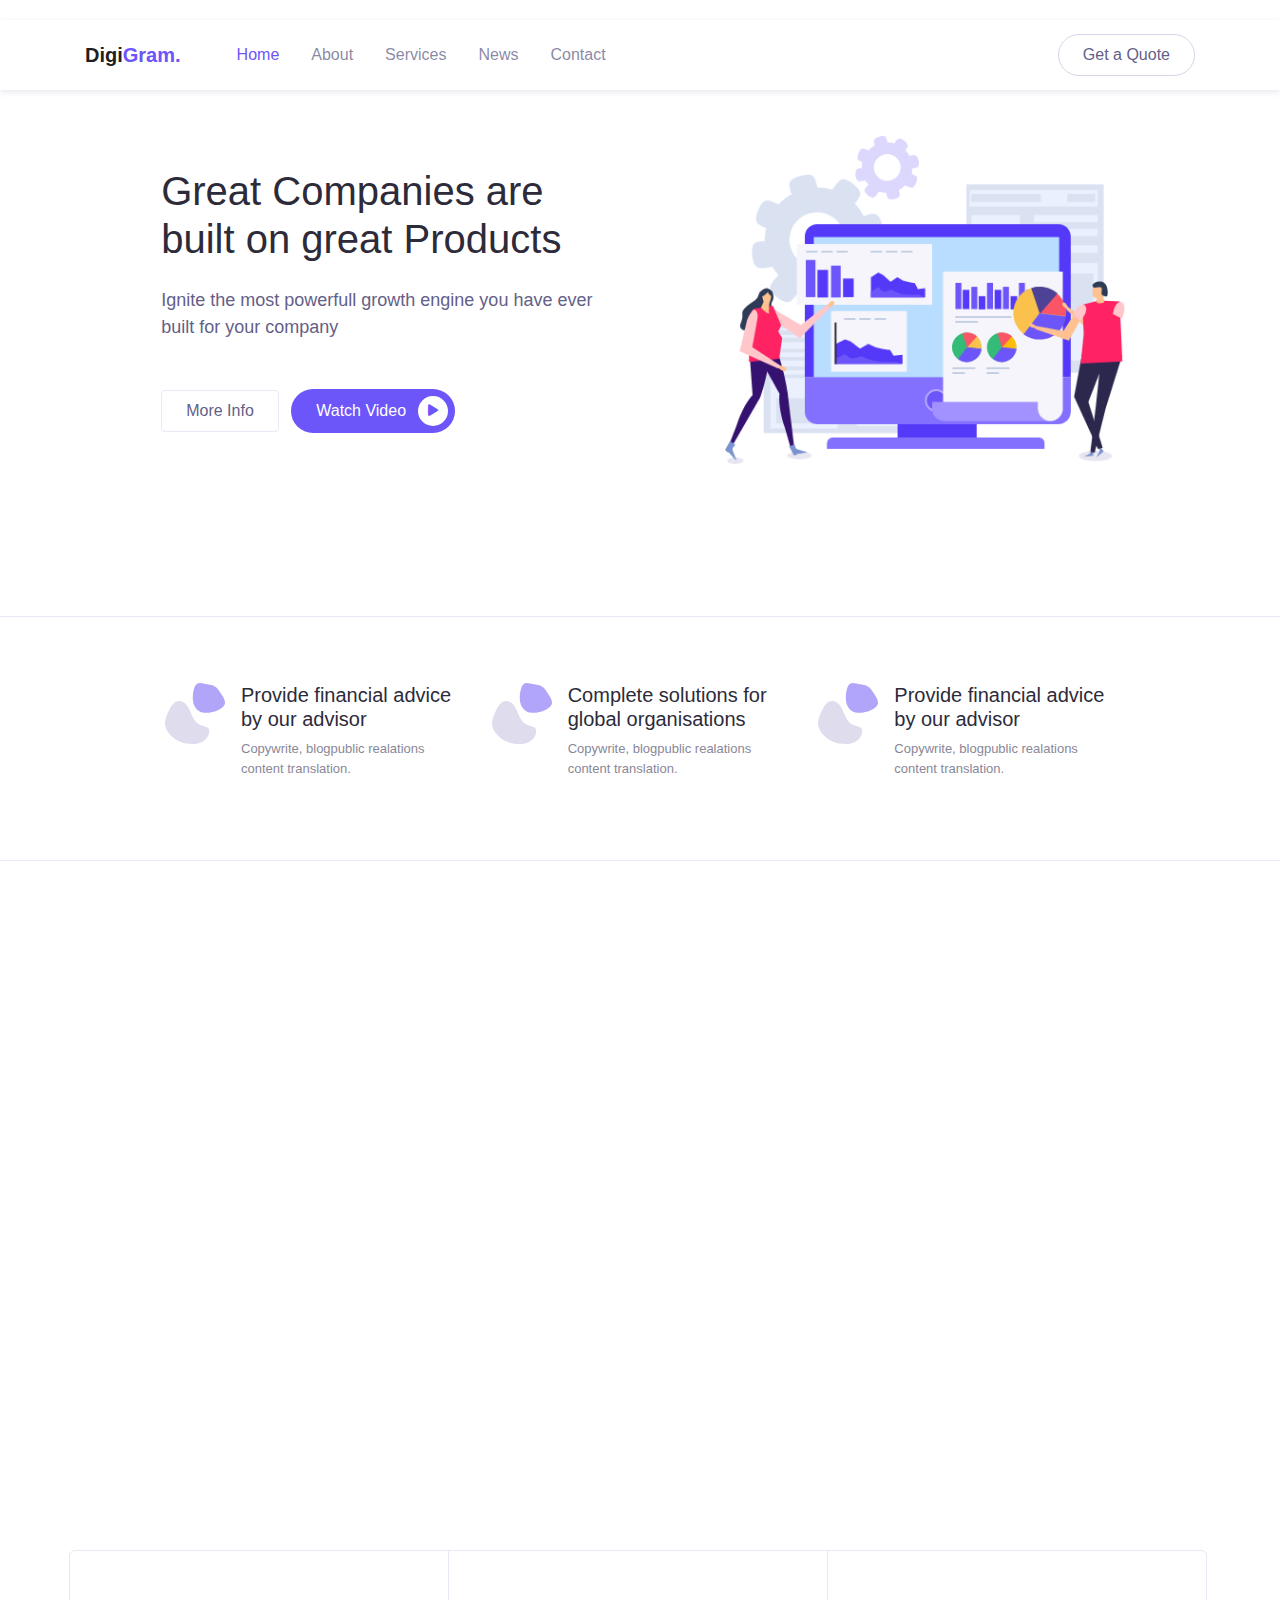
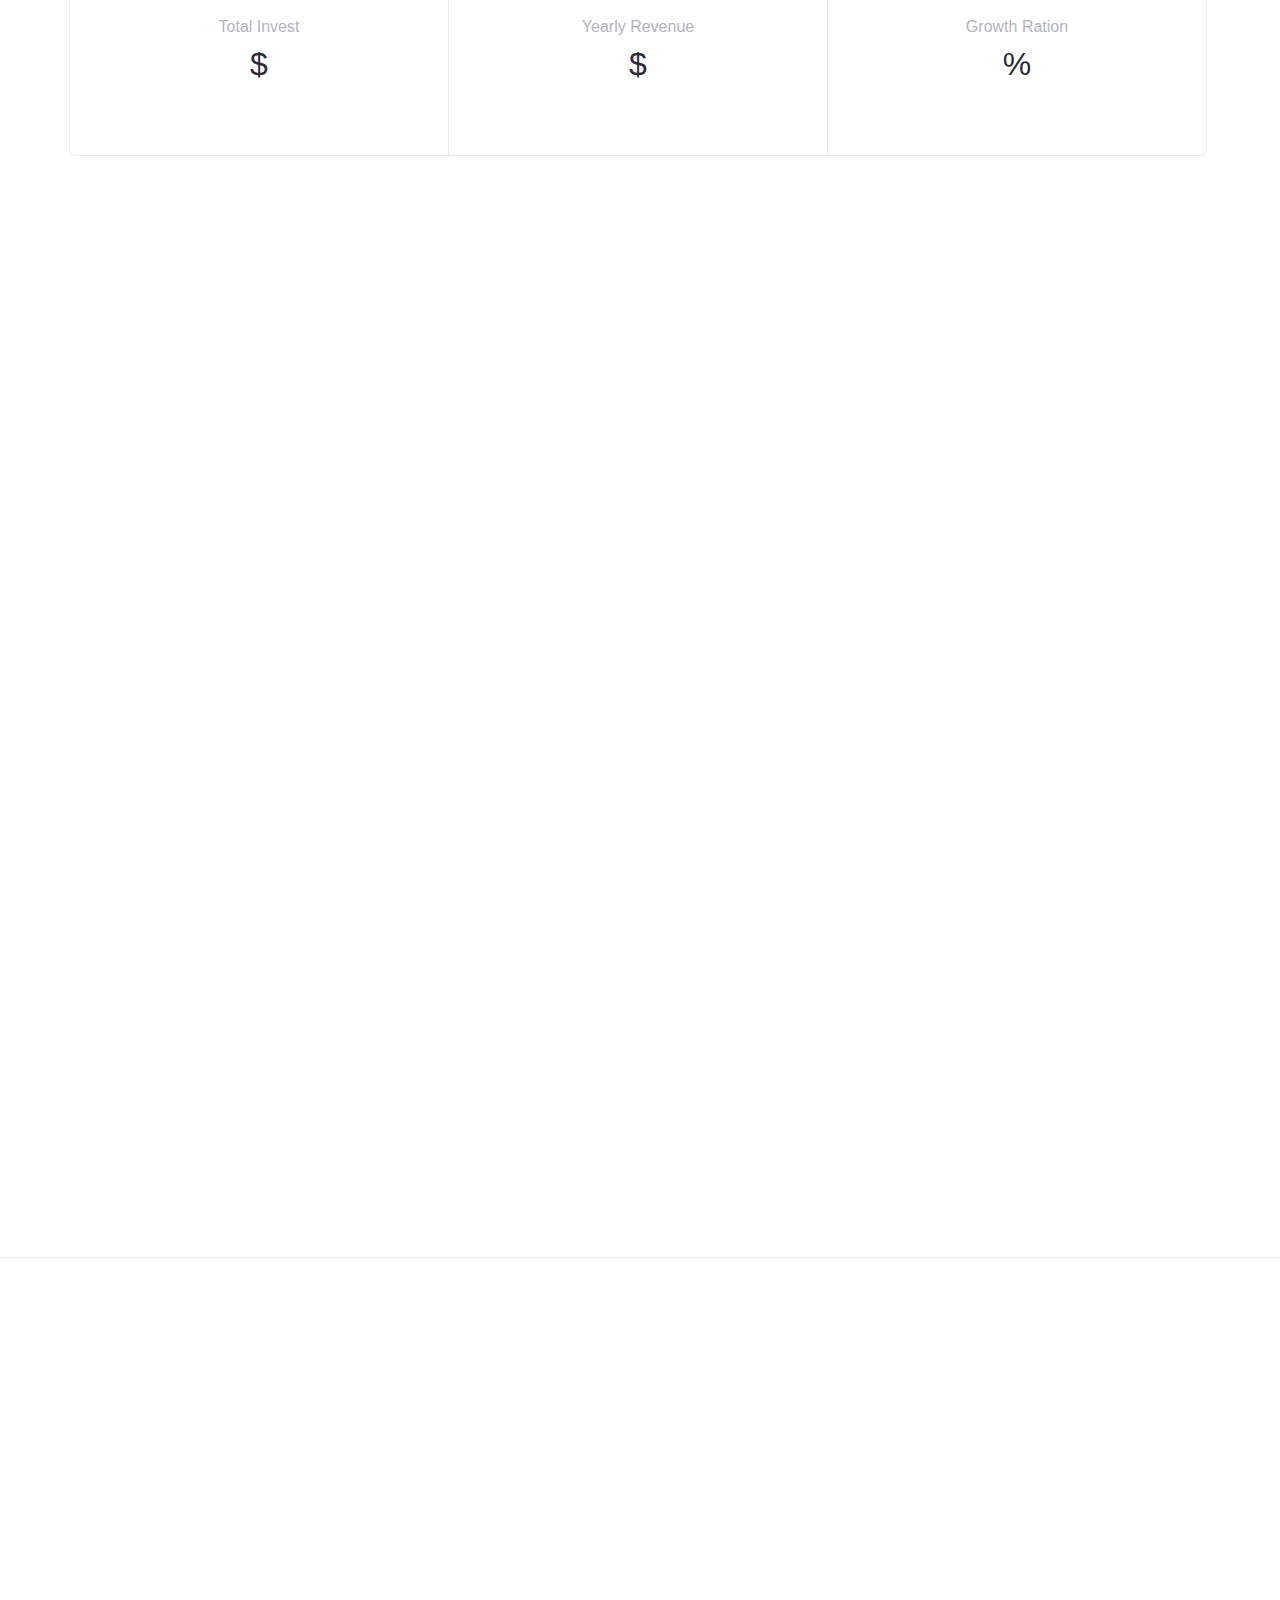
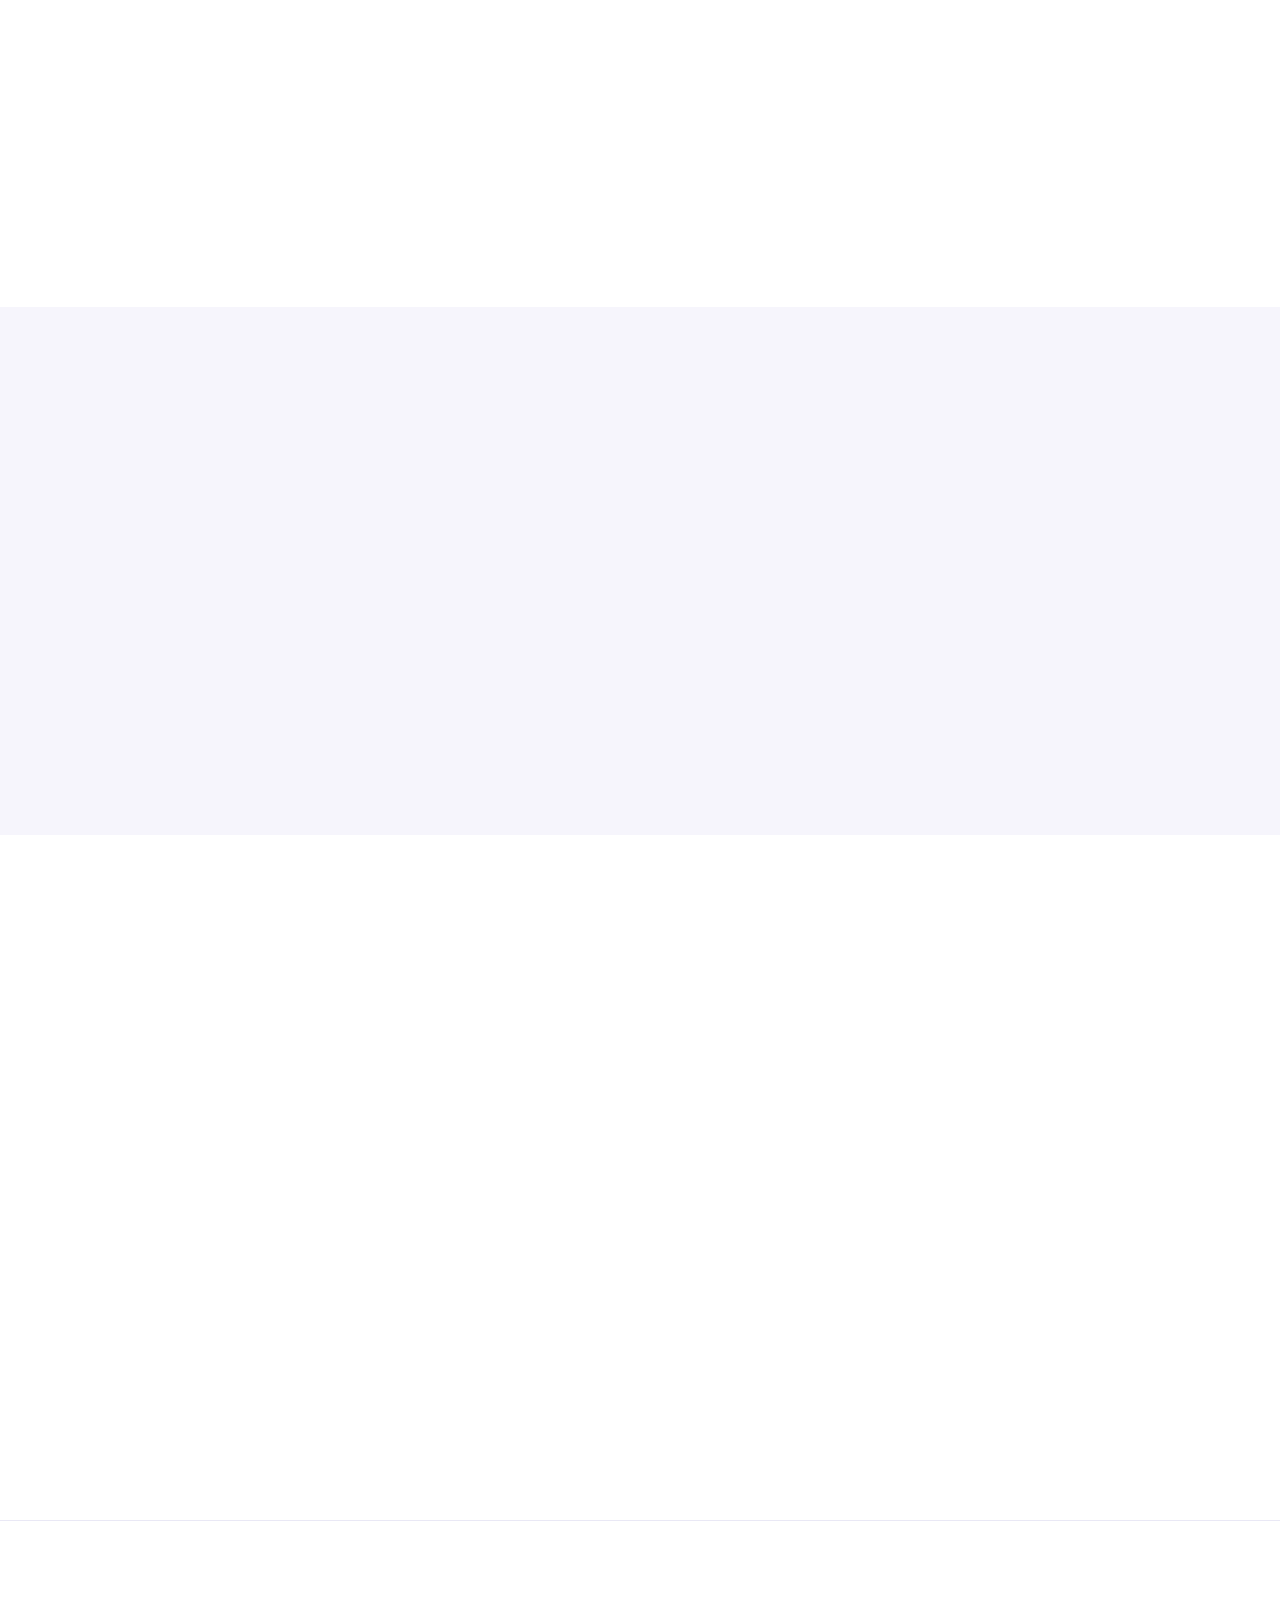
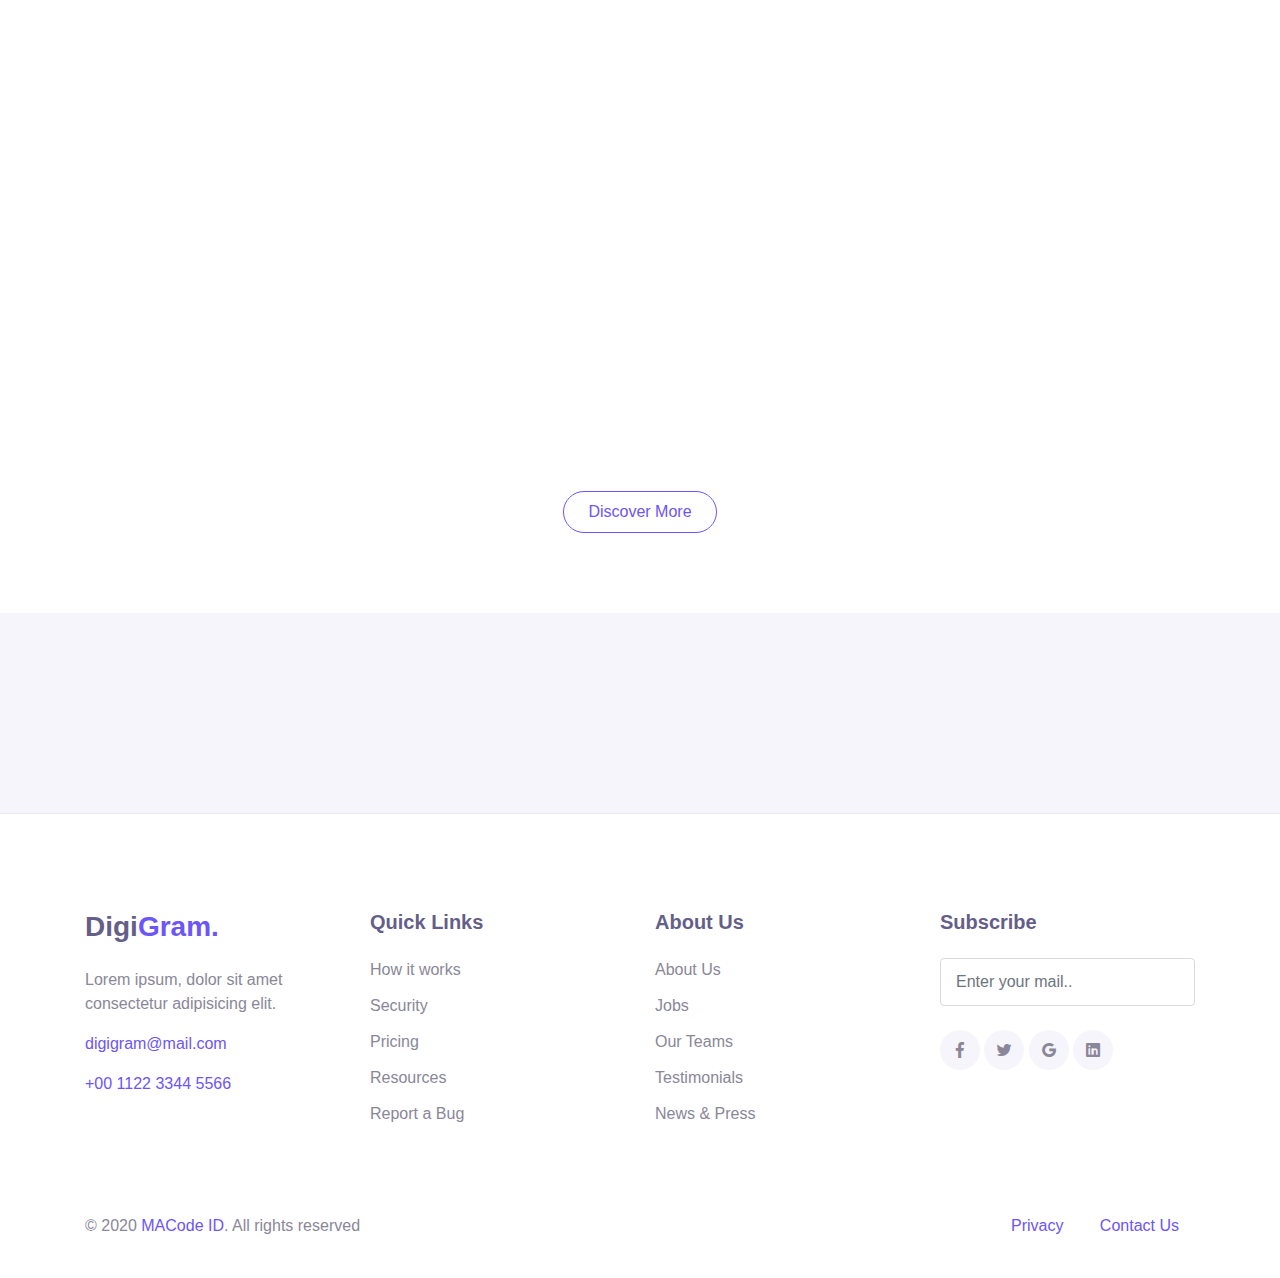
<file: template web/digigram/html/index.html>
<!DOCTYPE html>
<html lang="en">
<head>
  <meta charset="UTF-8">
  <meta name="viewport" content="width=device-width, initial-scale=1.0">

  <meta http-equiv="X-UA-Compatible" content="IE=edge">

  <meta name="copyright" content="MACode ID, https://macodeid.com">

  <title>DigiGram - Free Agency Template</title>

  <link rel="stylesheet" href="../assets/vendor/animate/animate.css">

  <link rel="stylesheet" href="../assets/css/bootstrap.css">

  <link rel="stylesheet" href="../assets/css/maicons.css">

  <link rel="stylesheet" href="../assets/vendor/owl-carousel/css/owl.carousel.css">

  <link rel="stylesheet" href="../assets/css/theme.css">

</head>
<body>

  <!-- Back to top button -->
  <div class="back-to-top"></div>

  <header>
    <nav class="navbar navbar-expand-lg navbar-light navbar-float">
      <div class="container">
        <a href="index.html" class="navbar-brand">Digi<span class="text-primary">Gram.</span></a>

        <button class="navbar-toggler" data-toggle="collapse" data-target="#navbarContent" aria-controls="navbarContent" aria-expanded="false" aria-label="Toggle navigation">
          <span class="navbar-toggler-icon"></span>
        </button>

        <div class="navbar-collapse collapse" id="navbarContent">
          <ul class="navbar-nav ml-lg-4 pt-3 pt-lg-0">
            <li class="nav-item active">
              <a href="index.html" class="nav-link">Home</a>
            </li>
            <li class="nav-item">
              <a href="about.html" class="nav-link">About</a>
            </li>
            <li class="nav-item">
              <a href="services.html" class="nav-link">Services</a>
            </li>
            <li class="nav-item">
              <a href="blog.html" class="nav-link">News</a>
            </li>
            <li class="nav-item">
              <a href="contact.html" class="nav-link">Contact</a>
            </li>
          </ul>

          <div class="ml-auto">
            <a href="#" class="btn btn-outline rounded-pill">Get a Quote</a>
          </div>
        </div>
      </div>
    </nav>

    <div class="page-banner home-banner">
      <div class="container h-100">
        <div class="row align-items-center h-100">
          <div class="col-lg-6 py-3 wow fadeInUp">
            <h1 class="mb-4">Great Companies are built on great Products</h1>
            <p class="text-lg mb-5">Ignite the most powerfull growth engine you have ever built for your company</p>

            <a href="#" class="btn btn-outline border text-secondary">More Info</a>
            <a href="#" class="btn btn-primary btn-split ml-2">Watch Video <div class="fab"><span class="mai-play"></span></div></a>
          </div>
          <div class="col-lg-6 py-3 wow zoomIn">
            <div class="img-place">
              <img src="../assets/img/bg_image_1.png" alt="">
            </div>
          </div>
        </div>
      </div>
    </div>
  </header>

  <main>
    <div class="page-section features">
      <div class="container">
        <div class="row justify-content-center">
          <div class="col-md-6 col-lg-4 py-3 wow fadeInUp">
            <div class="d-flex flex-row">
              <div class="img-fluid mr-3">
                <img src="../assets/img/icon_pattern.svg" alt="">
              </div>
              <div>
                <h5>Provide financial advice by our advisor</h5>
                <p>Copywrite, blogpublic realations content translation.</p>
              </div>
            </div>
          </div>
  
          <div class="col-md-6 col-lg-4 py-3 wow fadeInUp">
            <div class="d-flex flex-row">
              <div class="img-fluid mr-3">
                <img src="../assets/img/icon_pattern.svg" alt="">
              </div>
              <div>
                <h5>Complete solutions for global organisations</h5>
                <p>Copywrite, blogpublic realations content translation.</p>
              </div>
            </div>
          </div>
  
          <div class="col-md-6 col-lg-4 py-3 wow fadeInUp">
            <div class="d-flex flex-row">
              <div class="img-fluid mr-3">
                <img src="../assets/img/icon_pattern.svg" alt="">
              </div>
              <div>
                <h5>Provide financial advice by our advisor</h5>
                <p>Copywrite, blogpublic realations content translation.</p>
              </div>
            </div>
          </div>
        </div>
      </div> <!-- .container -->
    </div> <!-- .page-section -->
  
    <div class="page-section">
      <div class="container">
        <div class="row">
          <div class="col-lg-6 py-3 wow zoomIn">
            <div class="img-place text-center">
              <img src="../assets/img/bg_image_2.png" alt="">
            </div>
          </div>
          <div class="col-lg-6 py-3 wow fadeInRight">
            <h2 class="title-section">We're <span class="marked">Dynamic</span> Team of Creatives People</h2>
            <div class="divider"></div>
            <p>We provide marketing services to startups & small business to looking for partner for their digital media, design & dev lead generation & communication.</p>
            <div class="img-place mb-3">
              <img src="../assets/img/testi_image.png" alt="">
            </div>
            <a href="#" class="btn btn-primary">More Details</a>
            <a href="#" class="btn btn-outline border ml-2">Success Stories</a>
          </div>
        </div>
      </div> <!-- .container -->
    </div> <!-- .page-section -->
  
    <div class="page-section counter-section">
      <div class="container">
        <div class="row align-items-center text-center">
          <div class="col-lg-4">
            <p>Total Invest</p>
            <h2>$<span class="number" data-number="816278"></span></h2>
          </div>
          <div class="col-lg-4">
            <p>Yearly Revenue</p>
            <h2>$<span class="number" data-number="216422"></span></h2>
          </div>
          <div class="col-lg-4">
            <p>Growth Ration</p>
            <h2><span class="number" data-number="73"></span>%</h2>
          </div>
        </div>
      </div> <!-- .container -->
    </div> <!-- .page-section -->
  
    <div class="page-section">
      <div class="container">
        <div class="row">
          <div class="col-lg-6 py-3 wow fadeInLeft">
            <h2 class="title-section">We're <span class="marked">ready to</span> Serve you with best</h2>
            <div class="divider"></div>
            <p class="mb-5">We provide marketing services to startups & small business to looking for partner for their digital media, design & dev lead generation & communication.</p>
            <a href="#" class="btn btn-primary">More Details</a>
            <a href="#" class="btn btn-outline ml-2">See pricing</a>
          </div>
          <div class="col-lg-6 py-3 wow zoomIn">
            <div class="img-place text-center">
              <img src="../assets/img/bg_image_3.png" alt="">
            </div>
          </div>
        </div>
      </div> <!-- .container -->
    </div> <!-- .page-section -->
  
    <div class="page-section">
      <div class="container">
        <div class="text-center wow fadeInUp">
          <div class="subhead">Why Choose Us</div>
          <h2 class="title-section">Your <span class="marked">Comfort</span> is Our Priority</h2>
          <div class="divider mx-auto"></div>
        </div>
  
        <div class="row mt-5 text-center">
          <div class="col-lg-4 py-3 wow fadeInUp">
            <div class="display-3"><span class="mai-shapes"></span></div>
            <h5>High Performance</h5>
            <p>Lorem ipsum dolor sit amet consectetur adipisicing elit. Laborum, sit.</p>
          </div>
          <div class="col-lg-4 py-3 wow fadeInUp">
            <div class="display-3"><span class="mai-shapes"></span></div>
            <h5>Friendly Prices</h5>
            <p>Lorem ipsum dolor sit amet consectetur adipisicing elit. Laborum, sit.</p>
          </div>
          <div class="col-lg-4 py-3 wow fadeInUp">
            <div class="display-3"><span class="mai-shapes"></span></div>
            <h5>No time-confusing</h5>
            <p>Lorem ipsum dolor sit amet consectetur adipisicing elit. Laborum, sit.</p>
          </div>
        </div>
      </div> <!-- .container -->
    </div> <!-- .page-section -->
  
    <div class="page-section border-top">
      <div class="container">
        <div class="text-center wow fadeInUp">
          <h2 class="title-section">Pricing Plan</h2>
          <div class="divider mx-auto"></div>
        </div>
  
        <div class="row justify-content-center">
          <div class="col-12 col-lg-auto py-3 wow fadeInLeft">
            <div class="card-pricing">
              <div class="header">
                <div class="price-icon"><span class="mai-people"></span></div>
                <div class="price-title">Membership</div>
              </div>
              <div class="body py-3">
                <div class="price-tag">
                  <span class="currency">$</span>
                  <h2 class="display-4">30</h2>
                  <span class="period">/monthly</span>
                </div>
                <div class="price-info">
                  <p>Choose the plan that right for you</p>
                </div>
              </div>
              <div class="footer">
                <a href="#" class="btn btn-outline rounded-pill">Choose Plan</a>
              </div>
            </div>
          </div>
  
          <div class="col-12 col-lg-auto py-3 wow fadeInUp">
            <div class="card-pricing active">
              <div class="header">
                <div class="price-labled">Best</div>
                <div class="price-icon"><span class="mai-business"></span></div>
                <div class="price-title">Dedicated</div>
              </div>
              <div class="body py-3">
                <div class="price-tag">
                  <span class="currency">$</span>
                  <h2 class="display-4">60</h2>
                  <span class="period">/monthly</span>
                </div>
                <div class="price-info">
                  <p>Choose the plan that right for you</p>
                </div>
              </div>
              <div class="footer">
                <a href="#" class="btn btn-outline rounded-pill">Choose Plan</a>
              </div>
            </div>
          </div>
  
          <div class="col-12 col-lg-auto py-3 wow fadeInRight">
            <div class="card-pricing">
              <div class="header">
                <div class="price-icon"><span class="mai-rocket-outline"></span></div>
                <div class="price-title">Private</div>
              </div>
              <div class="body py-3">
                <div class="price-tag">
                  <span class="currency">$</span>
                  <h2 class="display-4">90</h2>
                  <span class="period">/monthly</span>
                </div>
                <div class="price-info">
                  <p>Choose the plan that right for you</p>
                </div>
              </div>
              <div class="footer">
                <a href="#" class="btn btn-outline rounded-pill">Choose Plan</a>
              </div>
            </div>
          </div>
          
        </div>
      </div> <!-- .container -->
    </div> <!-- .page-section -->
  
    <div class="page-section bg-light">
      <div class="container">
        
        <div class="owl-carousel wow fadeInUp" id="testimonials">
          <div class="item">
            <div class="row align-items-center">
              <div class="col-md-6 py-3">
                <div class="testi-image">
                  <img src="../assets/img/person/person_1.jpg" alt="">
                </div>
              </div>
              <div class="col-md-6 py-3">
                <div class="testi-content">
                  <p>Necessitatibus ipsum magni accusantium consequatur delectus a repudiandae nemo quisquam dolorum itaque, tenetur, esse optio eveniet beatae explicabo sapiente quo.</p>
                  <div class="entry-footer">
                    <strong>Melvin Platje</strong> &mdash; <span class="text-grey">CEO Slurin Group</span>
                  </div>
                </div>
              </div>
            </div>
          </div>
  
          <div class="item">
            <div class="row align-items-center">
              <div class="col-md-6 py-3">
                <div class="testi-image">
                  <img src="../assets/img/person/person_2.jpg" alt="">
                </div>
              </div>
              <div class="col-md-6 py-3">
                <div class="testi-content">
                  <p>Repudiandae vero assumenda sequi labore ipsum eos ducimus provident a nam vitae et, dolorum temporibus inventore quaerat consectetur quos! Animi, qui ratione?</p>
                  <div class="entry-footer">
                    <strong>George Burke</strong> &mdash; <span class="text-grey">CEO Letro</span>
                  </div>
                </div>
              </div>
            </div>
          </div>
  
        </div>
      </div> <!-- .container -->
    </div> <!-- .page-section -->
  
    <div class="page-section">
      <div class="container">
        <div class="row align-items-center">
          <div class="col-lg-6 py-3 wow fadeInUp">
            <h2 class="title-section">Get in Touch</h2>
            <div class="divider"></div>
            <p>Lorem ipsum dolor sit amet consectetur adipisicing elit.<br> Laborum ratione autem quidem veritatis!</p>
  
            <ul class="contact-list">
              <li>
                <div class="icon"><span class="mai-map"></span></div>
                <div class="content">123 Fake Street, New York, USA</div>
              </li>
              <li>
                <div class="icon"><span class="mai-mail"></span></div>
                <div class="content"><a href="#">info@digigram.com</a></div>
              </li>
              <li>
                <div class="icon"><span class="mai-phone-portrait"></span></div>
                <div class="content"><a href="#">+00 1122 3344 55</a></div>
              </li>
            </ul>
          </div>
          <div class="col-lg-6 py-3 wow fadeInUp">
            <div class="subhead">Contact Us</div>
            <h2 class="title-section">Drop Us a Line</h2>
            <div class="divider"></div>
            
            <form action="#">
              <div class="py-2">
                <input type="text" class="form-control" placeholder="Full name">
              </div>
              <div class="py-2">
                <input type="text" class="form-control" placeholder="Email">
              </div>
              <div class="py-2">
                <textarea rows="6" class="form-control" placeholder="Enter message"></textarea>
              </div>
              <button type="submit" class="btn btn-primary rounded-pill mt-4">Send Message</button>
            </form>
          </div>
        </div>
      </div> <!-- .container -->
    </div> <!-- .page-section -->
  
    <div class="page-section border-top">
      <div class="container">
        <div class="text-center wow fadeInUp">
          <div class="subhead">Our Blog</div>
          <h2 class="title-section">Read our latest <span class="marked">News</span></h2>
          <div class="divider mx-auto"></div>
        </div>
        <div class="row my-5 card-blog-row">
          <div class="col-md-6 col-lg-3 py-3 wow fadeInUp">
            <div class="card-blog">
              <div class="header">
                <div class="entry-footer">
                  <div class="post-author">Sam Newman</div>
                  <a href="#" class="post-date">23 Apr 2020</a>
                </div>
              </div>
              <div class="body">
                <div class="post-title"><a href="blog-single.html">What is Business Management?</a></div>
              </div>
              <div class="footer">
                <a href="blog-single.html">Read More <span class="mai-chevron-forward text-sm"></span></a>
              </div>
            </div>
          </div>
          <div class="col-md-6 col-lg-3 py-3 wow fadeInUp">
            <div class="card-blog">
              <div class="header">
                <div class="avatar">
                  <img src="../assets/img/person/person_1.jpg" alt="">
                </div>
                <div class="entry-footer">
                  <div class="post-author">Sam Newman</div>
                  <a href="#" class="post-date">23 Apr 2020</a>
                </div>
              </div>
              <div class="body">
                <div class="post-title"><a href="blog-single.html">What is Business Management?</a></div>
                <div class="post-excerpt">Lorem, ipsum dolor sit amet consectetur adipisicing elit.</div>
              </div>
              <div class="footer">
                <a href="blog-single.html">Read More <span class="mai-chevron-forward text-sm"></span></a>
              </div>
            </div>
          </div>
          <div class="col-md-6 col-lg-3 py-3 wow fadeInUp">
            <div class="card-blog">
              <div class="header">
                <div class="avatar">
                  <img src="../assets/img/person/person_2.jpg" alt="">
                </div>
                <div class="entry-footer">
                  <div class="post-author">Sam Newman</div>
                  <a href="#" class="post-date">23 Apr 2020</a>
                </div>
              </div>
              <div class="body">
                <div class="post-title"><a href="blog-single.html">What is Business Management?</a></div>
                <div class="post-excerpt">Lorem, ipsum dolor sit amet consectetur adipisicing elit.</div>
              </div>
              <div class="footer">
                <a href="blog-single.html">Read More <span class="mai-chevron-forward text-sm"></span></a>
              </div>
            </div>
          </div>
          <div class="col-md-6 col-lg-3 py-3 wow fadeInUp">
            <div class="card-blog">
              <div class="header">
                <div class="avatar">
                  <img src="../assets/img/person/person_3.jpg" alt="">
                </div>
                <div class="entry-footer">
                  <div class="post-author">Sam Newman</div>
                  <a href="#" class="post-date">23 Apr 2020</a>
                </div>
              </div>
              <div class="body">
                <div class="post-title"><a href="blog-single.html">What is Business Management?</a></div>
                <div class="post-excerpt">Lorem, ipsum dolor sit amet consectetur adipisicing elit.</div>
              </div>
              <div class="footer">
                <a href="blog-single.html">Read More <span class="mai-chevron-forward text-sm"></span></a>
              </div>
            </div>
          </div>
        </div>
  
        <div class="text-center">
          <a href="blog.html" class="btn btn-outline-primary rounded-pill">Discover More</a>
        </div>
      </div> <!-- .container -->
    </div> <!-- .page-section -->
  
    <div class="page-section client-section">
      <div class="container-fluid">
        <div class="row row-cols-2 row-cols-md-3 row-cols-lg-5 justify-content-center">
          <div class="item wow zoomIn">
            <img src="../assets/img/clients/airbnb.png" alt="">
          </div>
          <div class="item wow zoomIn">
            <img src="../assets/img/clients/google.png" alt="">
          </div>
          <div class="item wow zoomIn">
            <img src="../assets/img/clients/stripe.png" alt="">
          </div>
          <div class="item wow zoomIn">
            <img src="../assets/img/clients/paypal.png" alt="">
          </div>
          <div class="item wow zoomIn">
            <img src="../assets/img/clients/mailchimp.png" alt="">
          </div>
        </div>
      </div> <!-- .container-fluid -->
    </div> <!-- .page-section -->
  </main>

  <footer class="page-footer">
    <div class="container">
      <div class="row justify-content-center mb-5">
        <div class="col-lg-3 py-3">
          <h3>Digi<span class="text-primary">Gram.</span></h3>
          <p>Lorem ipsum, dolor sit amet consectetur adipisicing elit.</p>

          <p><a href="#" >digigram@mail.com</a></p>
          <p><a href="#">+00 1122 3344 5566</a></p>
        </div>
        <div class="col-lg-3 py-3">
          <h5>Quick Links</h5>
          <ul class="footer-menu">
            <li><a href="#">How it works</a></li>
            <li><a href="#">Security</a></li>
            <li><a href="#">Pricing</a></li>
            <li><a href="#">Resources</a></li>
            <li><a href="#">Report a Bug</a></li>
          </ul>
        </div>
        <div class="col-lg-3 py-3">
          <h5>About Us</h5>
          <ul class="footer-menu">
            <li><a href="#">About Us</a></li>
            <li><a href="#">Jobs</a></li>
            <li><a href="#">Our Teams</a></li>
            <li><a href="#">Testimonials</a></li>
            <li><a href="#">News & Press</a></li>
          </ul>
        </div>
        <div class="col-lg-3 py-3">
          <h5>Subscribe</h5>
          <form action="#">
            <input type="text" class="form-control" placeholder="Enter your mail..">
          </form>

          <div class="sosmed-button mt-4">
            <a href="#"><span class="mai-logo-facebook-f"></span></a>
            <a href="#"><span class="mai-logo-twitter"></span></a>
            <a href="#"><span class="mai-logo-google"></span></a>
            <a href="#"><span class="mai-logo-linkedin"></span></a>
          </div>
        </div>
      </div>

      <div class="row">
        <div class="col-sm-6 py-2">
          <p id="copyright">&copy; 2020 <a href="https://macodeid.com/">MACode ID</a>. All rights reserved</p>
        </div>
        <div class="col-sm-6 py-2 text-right">
          <div class="d-inline-block px-3">
            <a href="#">Privacy</a>
          </div>
          <div class="d-inline-block px-3">
            <a href="#">Contact Us</a>
          </div>
        </div>
      </div>
    </div> <!-- .container -->
  </footer> <!-- .page-footer -->


  <script src="../assets/js/jquery-3.5.1.min.js"></script>

  <script src="../assets/js/bootstrap.bundle.min.js"></script>

  <script src="../assets/vendor/wow/wow.min.js"></script>

  <script src="../assets/vendor/owl-carousel/js/owl.carousel.min.js"></script>

  <script src="../assets/vendor/waypoints/jquery.waypoints.min.js"></script>

  <script src="../assets/vendor/animateNumber/jquery.animateNumber.min.js"></script>

  <script src="../assets/js/google-maps.js"></script>

  <script src="../assets/js/theme.js"></script>


</body>
</html>
</file>
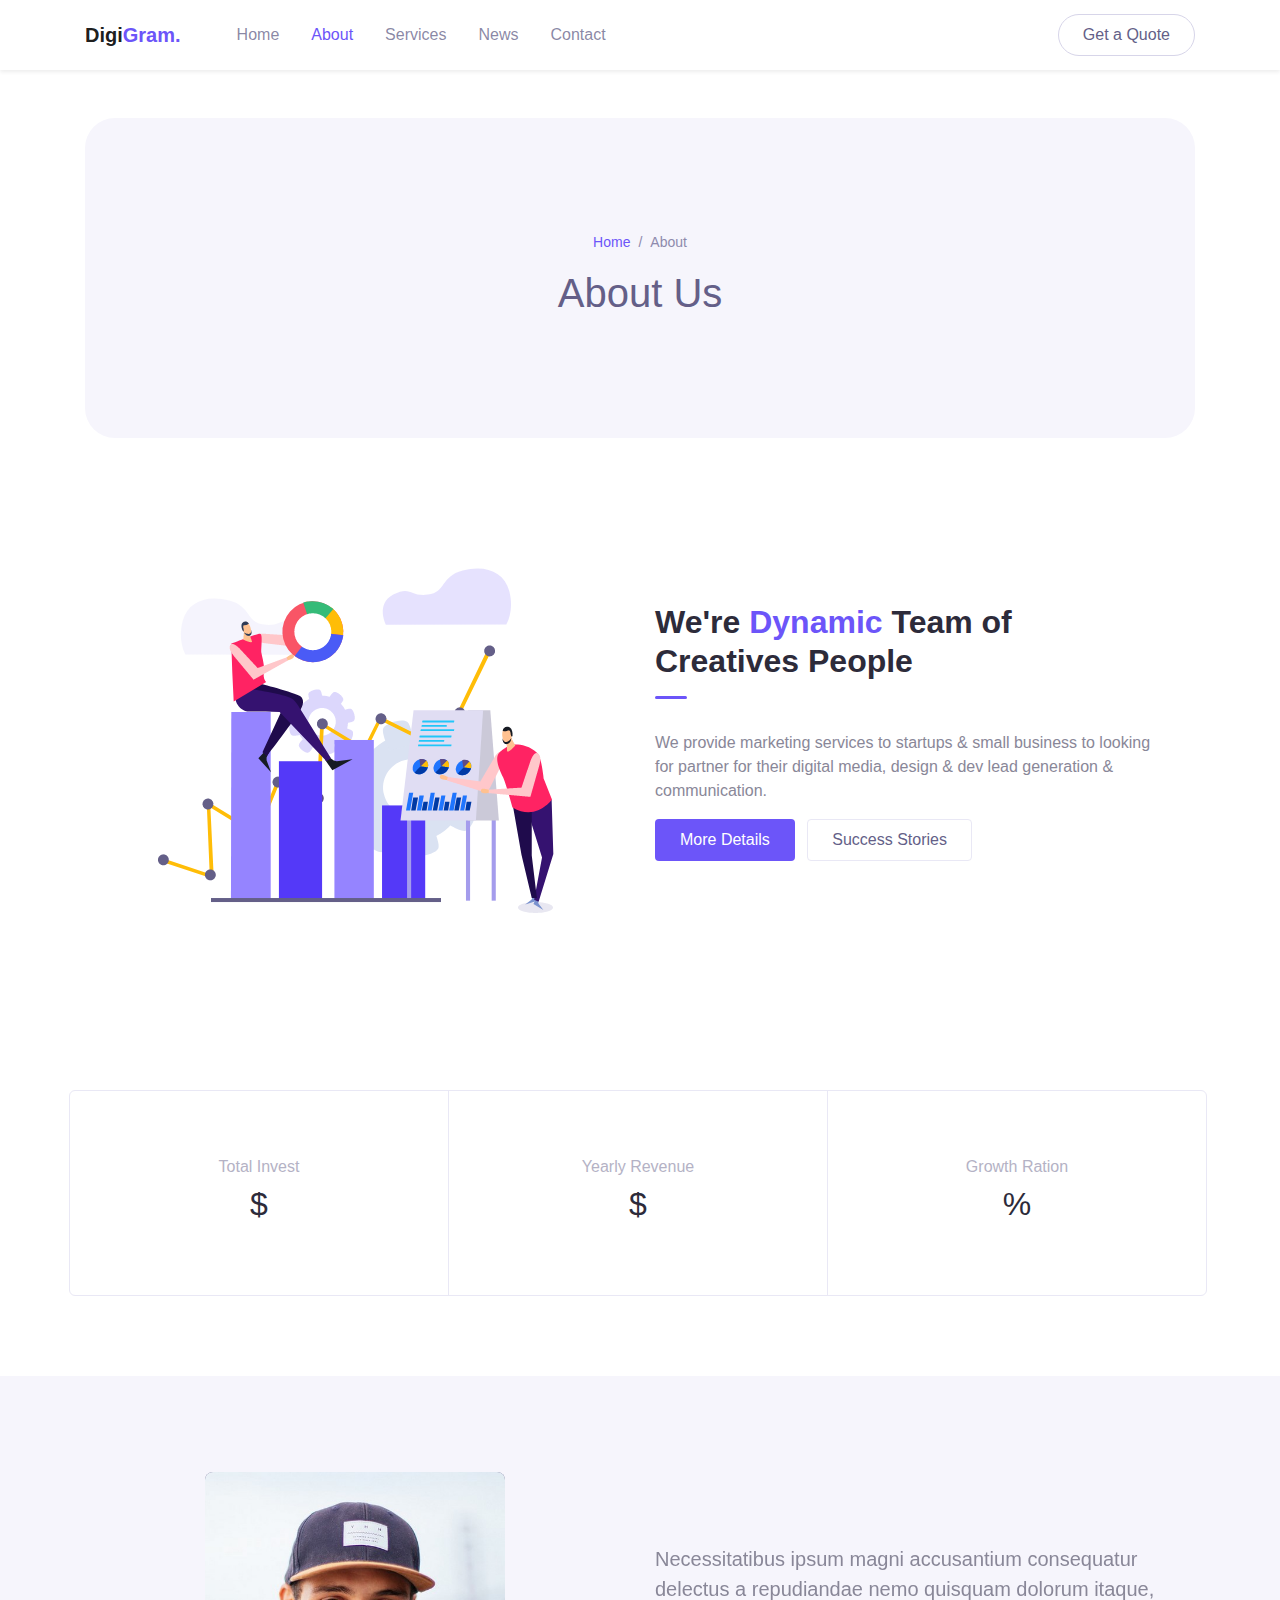
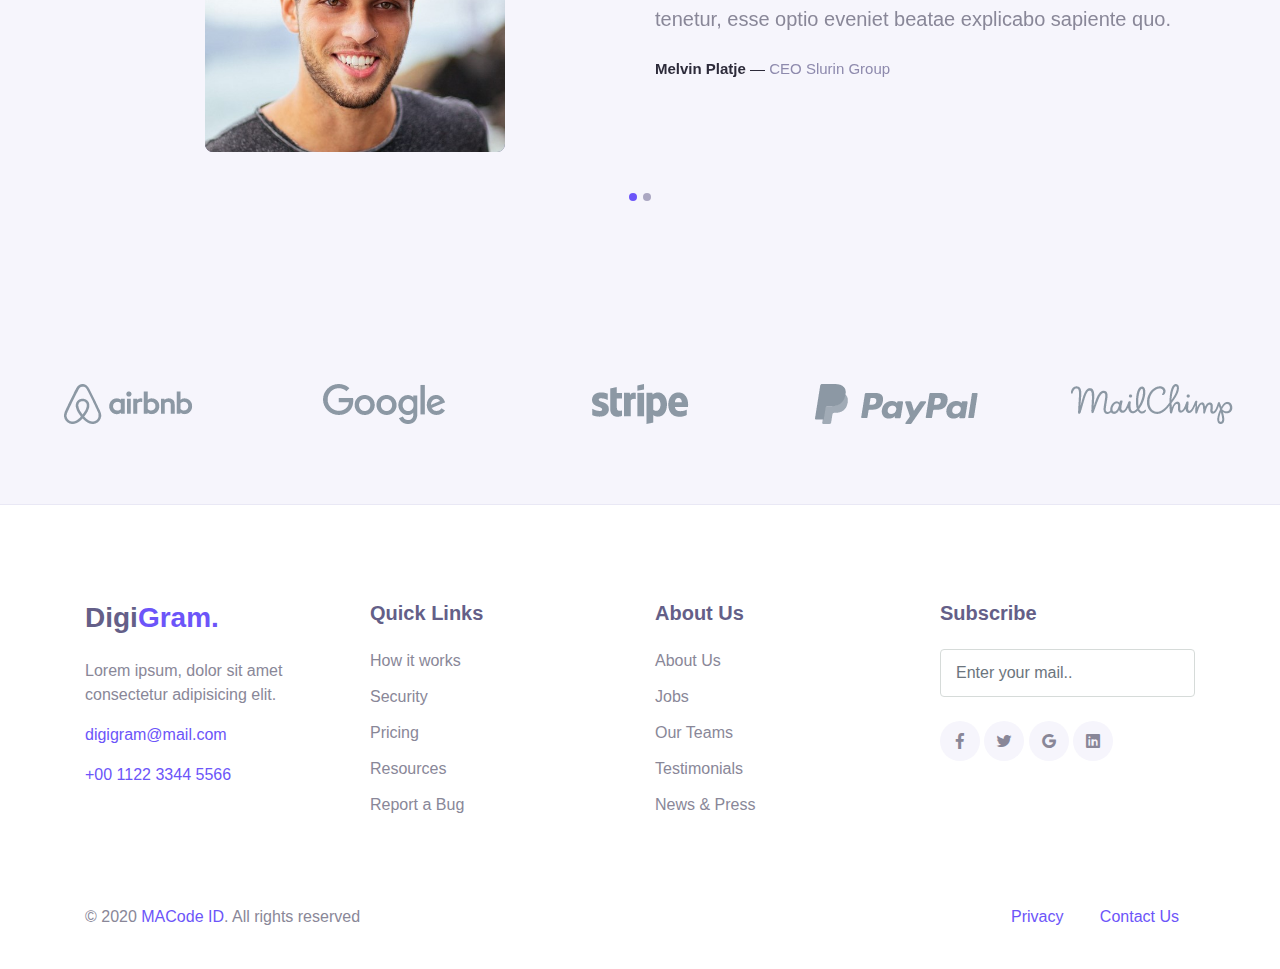
<file: template web/digigram/html/about.html>
<!DOCTYPE html>
<html lang="en">
<head>
  <meta charset="UTF-8">
  <meta name="viewport" content="width=device-width, initial-scale=1.0">

  <meta http-equiv="X-UA-Compatible" content="IE=edge">

  <meta name="copyright" content="MACode ID, https://macodeid.com">

  <title>DigiGram - Free Agency Template</title>

  <link rel="stylesheet" href="../assets/vendor/animate/animate.css">

  <link rel="stylesheet" href="../assets/css/bootstrap.css">

  <link rel="stylesheet" href="../assets/css/maicons.css">

  <link rel="stylesheet" href="../assets/vendor/owl-carousel/css/owl.carousel.css">

  <link rel="stylesheet" href="../assets/css/theme.css">

</head>
<body>

  <!-- Back to top button -->
  <div class="back-to-top"></div>

  <header>
    <nav class="navbar navbar-expand-lg navbar-light shadow-sm">
      <div class="container">
        <a href="index.html" class="navbar-brand">Digi<span class="text-primary">Gram.</span></a>

        <button class="navbar-toggler" data-toggle="collapse" data-target="#navbarContent" aria-controls="navbarContent" aria-expanded="false" aria-label="Toggle navigation">
          <span class="navbar-toggler-icon"></span>
        </button>

        <div class="navbar-collapse collapse" id="navbarContent">
          <ul class="navbar-nav ml-lg-4 pt-3 pt-lg-0">
            <li class="nav-item">
              <a href="index.html" class="nav-link">Home</a>
            </li>
            <li class="nav-item active">
              <a href="about.html" class="nav-link">About</a>
            </li>
            <li class="nav-item">
              <a href="services.html" class="nav-link">Services</a>
            </li>
            <li class="nav-item">
              <a href="blog.html" class="nav-link">News</a>
            </li>
            <li class="nav-item">
              <a href="contact.html" class="nav-link">Contact</a>
            </li>
          </ul>

          <div class="ml-auto">
            <a href="#" class="btn btn-outline rounded-pill">Get a Quote</a>
          </div>
        </div>
      </div>
    </nav>

    <div class="container mt-5">
      <div class="page-banner">
        <div class="row justify-content-center align-items-center h-100">
          <div class="col-md-6">
            <nav aria-label="Breadcrumb">
              <ul class="breadcrumb justify-content-center py-0 bg-transparent">
                <li class="breadcrumb-item"><a href="index.html">Home</a></li>
                <li class="breadcrumb-item active">About</li>
              </ul>
            </nav>
            <h1 class="text-center">About Us</h1>
          </div>
        </div>
      </div>
    </div>
  </header>

  <main>
    <div class="page-section">
      <div class="container">
        <div class="row align-items-center">
          <div class="col-lg-6 py-3">
            <div class="img-fluid text-center">
              <img src="../assets/img/bg_image_2.png" alt="">
            </div>
          </div>
          <div class="col-lg-6 py-3 pr-lg-5">
            <h2 class="title-section">We're <span class="marked">Dynamic</span> Team of Creatives People</h2>
            <div class="divider"></div>
            <p>We provide marketing services to startups & small business to looking for partner for their digital media, design & dev lead generation & communication.</p>
            <a href="#" class="btn btn-primary">More Details</a>
            <a href="#" class="btn btn-outline border ml-2">Success Stories</a>
          </div>
        </div>
      </div> <!-- .container -->
    </div> <!-- .page-section -->

    <div class="page-section counter-section">
      <div class="container">
        <div class="row align-items-center text-center">
          <div class="col-lg-4">
            <p>Total Invest</p>
            <h2>$<span class="number" data-number="816278"></span></h2>
          </div>
          <div class="col-lg-4">
            <p>Yearly Revenue</p>
            <h2>$<span class="number" data-number="216422"></span></h2>
          </div>
          <div class="col-lg-4">
            <p>Growth Ration</p>
            <h2><span class="number" data-number="73"></span>%</h2>
          </div>
        </div>
      </div> <!-- .container -->
    </div> <!-- .page-section -->
  
    <!-- Testimonials -->
    <div class="page-section bg-light">
      <div class="container">
        
        <div class="owl-carousel" id="testimonials">
          <div class="item">
            <div class="row align-items-center">
              <div class="col-md-6 py-3">
                <div class="testi-image">
                  <img src="../assets/img/person/person_1.jpg" alt="">
                </div>
              </div>
              <div class="col-md-6 py-3">
                <div class="testi-content">
                  <p>Necessitatibus ipsum magni accusantium consequatur delectus a repudiandae nemo quisquam dolorum itaque, tenetur, esse optio eveniet beatae explicabo sapiente quo.</p>
                  <div class="entry-footer">
                    <strong>Melvin Platje</strong> &mdash; <span class="text-grey">CEO Slurin Group</span>
                  </div>
                </div>
              </div>
            </div>
          </div>
  
          <div class="item">
            <div class="row align-items-center">
              <div class="col-md-6 py-3">
                <div class="testi-image">
                  <img src="../assets/img/person/person_2.jpg" alt="">
                </div>
              </div>
              <div class="col-md-6 py-3">
                <div class="testi-content">
                  <p>Repudiandae vero assumenda sequi labore ipsum eos ducimus provident a nam vitae et, dolorum temporibus inventore quaerat consectetur quos! Animi, qui ratione?</p>
                  <div class="entry-footer">
                    <strong>George Burke</strong> &mdash; <span class="text-grey">CEO Letro</span>
                  </div>
                </div>
              </div>
            </div>
          </div>
  
        </div>
      </div> <!-- .container -->
    </div> <!-- .page-section -->
    
    <div class="page-section client-section">
      <div class="container-fluid">
        <div class="row row-cols-2 row-cols-md-3 row-cols-lg-5 justify-content-center">
          <div class="item">
            <img src="../assets/img/clients/airbnb.png" alt="">
          </div>
          <div class="item">
            <img src="../assets/img/clients/google.png" alt="">
          </div>
          <div class="item">
            <img src="../assets/img/clients/stripe.png" alt="">
          </div>
          <div class="item">
            <img src="../assets/img/clients/paypal.png" alt="">
          </div>
          <div class="item">
            <img src="../assets/img/clients/mailchimp.png" alt="">
          </div>
        </div>
      </div> <!-- .container-fluid -->
    </div> <!-- .page-section -->
  </main>

  <footer class="page-footer">
    <div class="container">
      <div class="row justify-content-center mb-5">
        <div class="col-lg-3 py-3">
          <h3>Digi<span class="text-primary">Gram.</span></h3>
          <p>Lorem ipsum, dolor sit amet consectetur adipisicing elit.</p>

          <p><a href="#" >digigram@mail.com</a></p>
          <p><a href="#">+00 1122 3344 5566</a></p>
        </div>
        <div class="col-lg-3 py-3">
          <h5>Quick Links</h5>
          <ul class="footer-menu">
            <li><a href="#">How it works</a></li>
            <li><a href="#">Security</a></li>
            <li><a href="#">Pricing</a></li>
            <li><a href="#">Resources</a></li>
            <li><a href="#">Report a Bug</a></li>
          </ul>
        </div>
        <div class="col-lg-3 py-3">
          <h5>About Us</h5>
          <ul class="footer-menu">
            <li><a href="#">About Us</a></li>
            <li><a href="#">Jobs</a></li>
            <li><a href="#">Our Teams</a></li>
            <li><a href="#">Testimonials</a></li>
            <li><a href="#">News & Press</a></li>
          </ul>
        </div>
        <div class="col-lg-3 py-3">
          <h5>Subscribe</h5>
          <form action="#">
            <input type="text" class="form-control" placeholder="Enter your mail..">
          </form>

          <div class="sosmed-button mt-4">
            <a href="#"><span class="mai-logo-facebook-f"></span></a>
            <a href="#"><span class="mai-logo-twitter"></span></a>
            <a href="#"><span class="mai-logo-google"></span></a>
            <a href="#"><span class="mai-logo-linkedin"></span></a>
          </div>
        </div>
      </div>

      <div class="row">
        <div class="col-sm-6 py-2">
          <p id="copyright">&copy; 2020 <a href="https://macodeid.com/">MACode ID</a>. All rights reserved</p>
        </div>
        <div class="col-sm-6 py-2 text-right">
          <div class="d-inline-block px-3">
            <a href="#">Privacy</a>
          </div>
          <div class="d-inline-block px-3">
            <a href="#">Contact Us</a>
          </div>
        </div>
      </div>
    </div> <!-- .container -->
  </footer> <!-- .page-footer -->


  <script src="../assets/js/jquery-3.5.1.min.js"></script>

  <script src="../assets/js/bootstrap.bundle.min.js"></script>

  <script src="../assets/vendor/wow/wow.min.js"></script>

  <script src="../assets/vendor/owl-carousel/js/owl.carousel.min.js"></script>

  <script src="../assets/vendor/waypoints/jquery.waypoints.min.js"></script>

  <script src="../assets/vendor/animateNumber/jquery.animateNumber.min.js"></script>

  <script src="../assets/js/google-maps.js"></script>

  <script src="../assets/js/theme.js"></script>

</body>
</html>
</file>
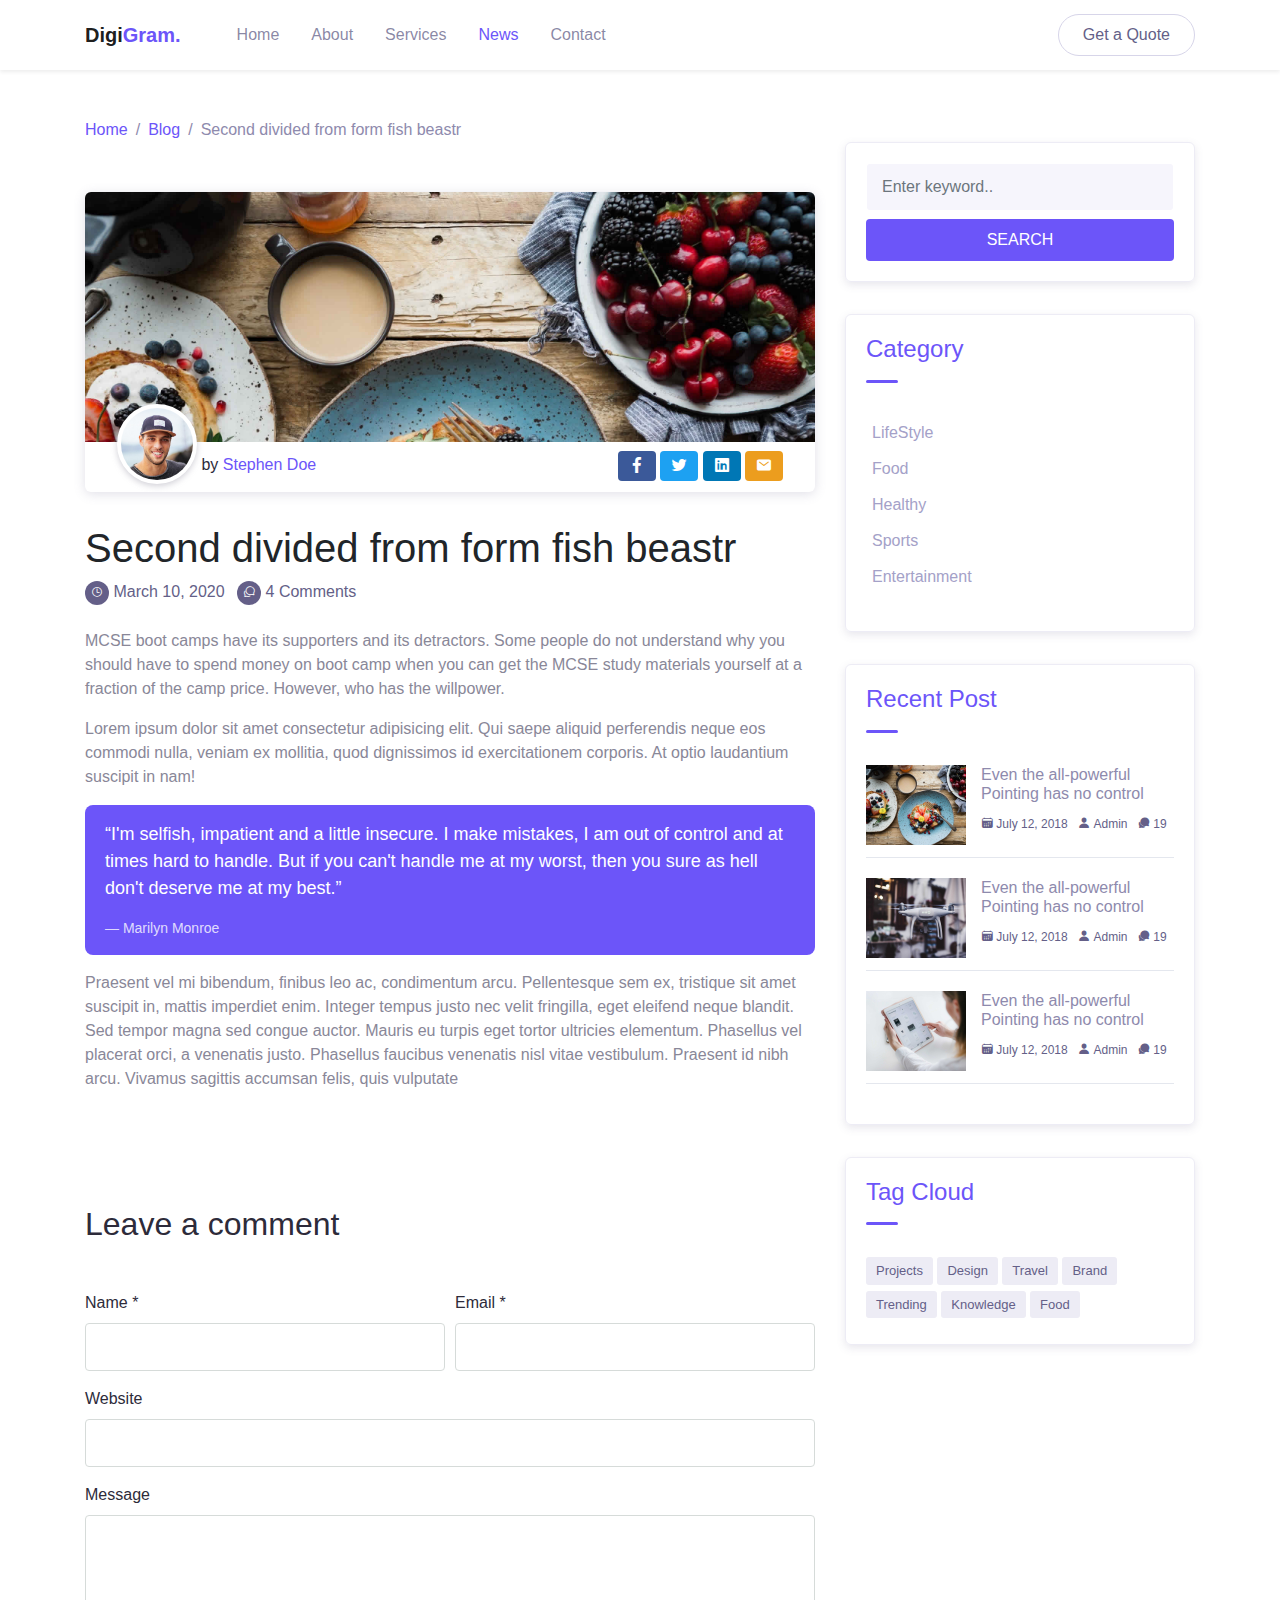
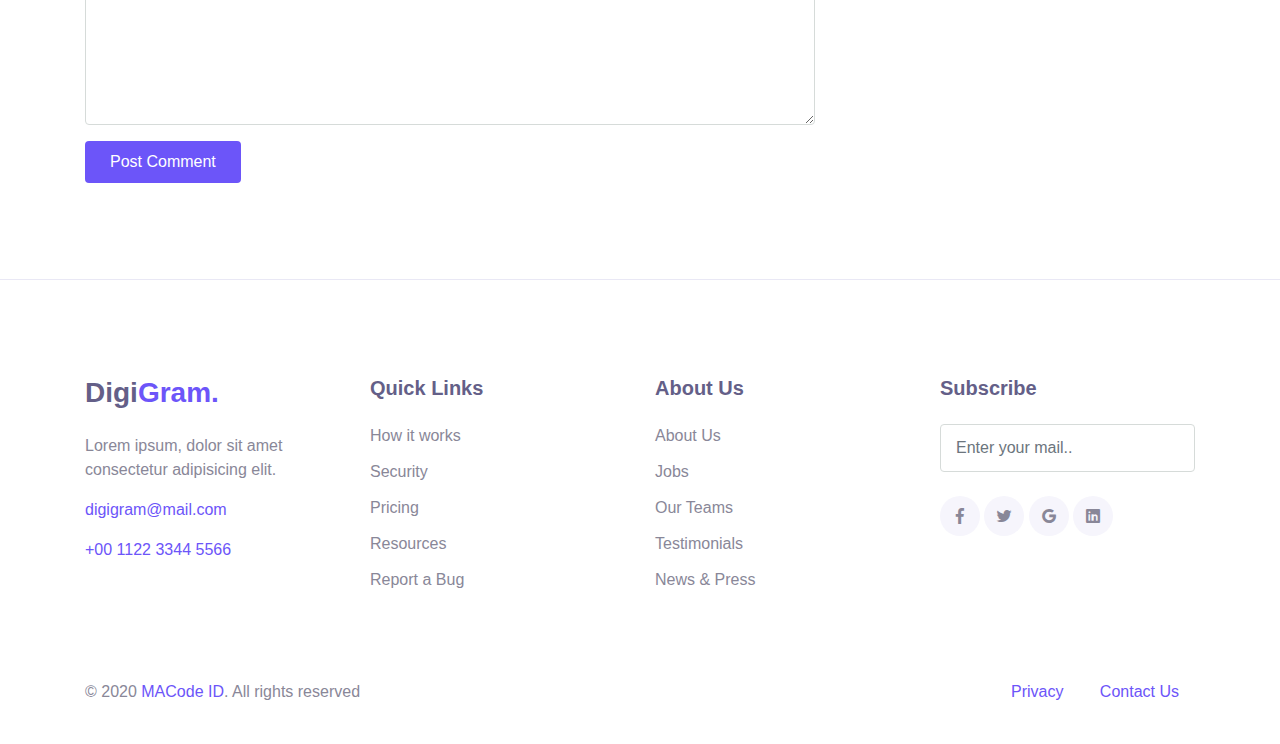
<file: template web/digigram/html/blog-single.html>
<!DOCTYPE html>
<html lang="en">
<head>
  <meta charset="UTF-8">
  <meta name="viewport" content="width=device-width, initial-scale=1.0">

  <meta http-equiv="X-UA-Compatible" content="IE=edge">

  <meta name="copyright" content="MACode ID, https://macodeid.com">

  <title>DigiGram - Free Agency Template</title>

  <link rel="stylesheet" href="../assets/vendor/animate/animate.css">

  <link rel="stylesheet" href="../assets/css/bootstrap.css">

  <link rel="stylesheet" href="../assets/css/maicons.css">

  <link rel="stylesheet" href="../assets/vendor/owl-carousel/css/owl.carousel.css">

  <link rel="stylesheet" href="../assets/css/theme.css">

</head>
<body>

  <!-- Back to top button -->
  <div class="back-to-top"></div>

  <header>
    <nav class="navbar navbar-expand-lg navbar-light shadow-sm">
      <div class="container">
        <a href="index.html" class="navbar-brand">Digi<span class="text-primary">Gram.</span></a>

        <button class="navbar-toggler" data-toggle="collapse" data-target="#navbarContent" aria-controls="navbarContent" aria-expanded="false" aria-label="Toggle navigation">
          <span class="navbar-toggler-icon"></span>
        </button>

        <div class="navbar-collapse collapse" id="navbarContent">
          <ul class="navbar-nav ml-lg-4 pt-3 pt-lg-0">
            <li class="nav-item">
              <a href="index.html" class="nav-link">Home</a>
            </li>
            <li class="nav-item">
              <a href="about.html" class="nav-link">About</a>
            </li>
            <li class="nav-item">
              <a href="services.html" class="nav-link">Services</a>
            </li>
            <li class="nav-item active">
              <a href="blog.html" class="nav-link">News</a>
            </li>
            <li class="nav-item">
              <a href="contact.html" class="nav-link">Contact</a>
            </li>
          </ul>

          <div class="ml-auto">
            <a href="#" class="btn btn-outline rounded-pill">Get a Quote</a>
          </div>
        </div>
      </div>
    </nav>
  </header>

  <main>
    <div class="page-section pt-5">
      <div class="container">
        <nav aria-label="Breadcrumb">
          <ul class="breadcrumb p-0 mb-0 bg-transparent">
            <li class="breadcrumb-item"><a href="index.html">Home</a></li>
            <li class="breadcrumb-item"><a href="blog.html">Blog</a></li>
            <li class="breadcrumb-item active">Second divided from form fish beastr</li>
          </ul>
        </nav>
        
        <div class="row">
          <div class="col-lg-8">
            <div class="blog-single-wrap">
              <div class="header">
                <div class="post-thumb">
                  <img src="../assets/img/blog/blog-1.jpg" alt="">
                </div>
                <div class="meta-header">
                  <div class="post-author">
                    <div class="avatar">
                      <img src="../assets/img/person/person_1.jpg" alt="">
                    </div>
                    by <a href="#">Stephen Doe</a>
                  </div>
  
                  <div class="post-sharer">
                    <a href="#" class="btn social-facebook"><span class="mai-logo-facebook-f"></span></a>
                    <a href="#" class="btn social-twitter"><span class="mai-logo-twitter"></span></a>
                    <a href="#" class="btn social-linkedin"><span class="mai-logo-linkedin"></span></a>
                    <a href="#" class="btn"><span class="mai-mail"></span></a>
                  </div>
                </div>
              </div>
              <h1 class="post-title">Second divided from form fish beastr</h1>
              <div class="post-meta">
                <div class="post-date">
                  <span class="icon">
                    <span class="mai-time-outline"></span>
                  </span> <a href="#">March 10, 2020</a>
                </div>
                <div class="post-comment-count ml-2">
                  <span class="icon">
                    <span class="mai-chatbubbles-outline"></span>
                  </span> <a href="#">4 Comments</a>
                </div>
              </div>
              <div class="post-content">
                <p>MCSE boot camps have its supporters and its detractors. Some people do not understand why you should have to spend money on boot camp when you can get the MCSE study materials yourself at a fraction of the camp price. However, who has the willpower.</p>
                <p>Lorem ipsum dolor sit amet consectetur adipisicing elit. Qui saepe aliquid perferendis neque eos commodi nulla, veniam ex mollitia, quod dignissimos id exercitationem corporis. At optio laudantium suscipit in nam!</p>
                <blockquote class="quote">“I'm selfish, impatient and a little insecure. I make mistakes, I am out of control and at times hard to handle. But if you can't handle me at my worst, then you sure as hell don't deserve me at my best.”
                <span class="author">― Marilyn Monroe</span></blockquote>
                <p>Praesent vel mi bibendum, finibus leo ac, condimentum arcu. Pellentesque sem ex, tristique sit amet suscipit in, mattis imperdiet enim. Integer tempus justo nec velit fringilla, eget eleifend neque blandit. Sed tempor magna sed congue auctor. Mauris eu turpis eget tortor ultricies elementum. Phasellus vel placerat orci, a venenatis justo. Phasellus faucibus venenatis nisl vitae vestibulum. Praesent id nibh arcu. Vivamus sagittis accumsan felis, quis vulputate</p>
              </div>
            </div>
  
            <div class="comment-form-wrap pt-5">
              <h2 class="mb-5">Leave a comment</h2>
              <form action="#" class="">
                <div class="form-row form-group">
                  <div class="col-md-6">
                    <label for="name">Name *</label>
                    <input type="text" class="form-control" id="name">
                  </div>
                  <div class="col-md-6">
                    <label for="email">Email *</label>
                    <input type="email" class="form-control" id="email">
                  </div>
                </div>
                <div class="form-group">
                  <label for="website">Website</label>
                  <input type="url" class="form-control" id="website">
                </div>
    
                <div class="form-group">
                  <label for="message">Message</label>
                  <textarea name="msg" id="message" cols="30" rows="8" class="form-control"></textarea>
                </div>
                <div class="form-group">
                  <input type="submit" value="Post Comment" class="btn btn-primary">
                </div>
    
              </form>
            </div>
  
          </div>
          <div class="col-lg-4">
            <div class="widget">
              <!-- Widget search -->
              <div class="widget-box">
                <form action="#" class="search-widget">
                  <input type="text" class="form-control" placeholder="Enter keyword..">
                  <button type="submit" class="btn btn-primary btn-block">Search</button>
                </form>
              </div>
  
              <!-- Widget Categories -->
              <div class="widget-box">
                <h4 class="widget-title">Category</h4>
                <div class="divider"></div>
  
                <ul class="categories">
                  <li><a href="#">LifeStyle</a></li>
                  <li><a href="#">Food</a></li>
                  <li><a href="#">Healthy</a></li>
                  <li><a href="#">Sports</a></li>
                  <li><a href="#">Entertainment</a></li>
                </ul>
              </div>
  
              <!-- Widget recent post -->
              <div class="widget-box">
                <h4 class="widget-title">Recent Post</h4>
                <div class="divider"></div>
  
                <div class="blog-item">
                    <a class="post-thumb" href="">
                      <img src="../assets/img/blog/blog-1.jpg" alt="">
                    </a>
                    <div class="content">
                      <h6 class="post-title"><a href="#">Even the all-powerful Pointing has no control</a></h6>
                      <div class="meta">
                        <a href="#"><span class="mai-calendar"></span> July 12, 2018</a>
                        <a href="#"><span class="mai-person"></span> Admin</a>
                        <a href="#"><span class="mai-chatbubbles"></span> 19</a>
                      </div>
                    </div>
                </div>
  
                <div class="blog-item">
                    <a class="post-thumb" href="">
                      <img src="../assets/img/blog/blog-2.jpg" alt="">
                    </a>
                    <div class="content">
                      <h6 class="post-title"><a href="#">Even the all-powerful Pointing has no control</a></h6>
                      <div class="meta">
                        <a href="#"><span class="mai-calendar"></span> July 12, 2018</a>
                        <a href="#"><span class="mai-person"></span> Admin</a>
                        <a href="#"><span class="mai-chatbubbles"></span> 19</a>
                      </div>
                    </div>
                </div>
  
                <div class="blog-item">
                    <a class="post-thumb" href="">
                      <img src="../assets/img/blog/blog-3.jpg" alt="">
                    </a>
                    <div class="content">
                      <h6 class="post-title"><a href="#">Even the all-powerful Pointing has no control</a></h6>
                      <div class="meta">
                        <a href="#"><span class="mai-calendar"></span> July 12, 2018</a>
                        <a href="#"><span class="mai-person"></span> Admin</a>
                        <a href="#"><span class="mai-chatbubbles"></span> 19</a>
                      </div>
                    </div>
                </div>
  
              </div>
  
              <!-- Widget Tag Cloud -->
              <div class="widget-box">
                <h4 class="widget-title">Tag Cloud</h4>
                <div class="divider"></div>
  
                <div class="tag-clouds">
                  <a href="#" class="tag-cloud-link">Projects</a>
                  <a href="#" class="tag-cloud-link">Design</a>
                  <a href="#" class="tag-cloud-link">Travel</a>
                  <a href="#" class="tag-cloud-link">Brand</a>
                  <a href="#" class="tag-cloud-link">Trending</a>
                  <a href="#" class="tag-cloud-link">Knowledge</a>
                  <a href="#" class="tag-cloud-link">Food</a>
                </div>
              </div>
  
            </div>
          </div>
        </div>
  
      </div>
    </div>
  </main>

  <footer class="page-footer">
    <div class="container">
      <div class="row justify-content-center mb-5">
        <div class="col-lg-3 py-3">
          <h3>Digi<span class="text-primary">Gram.</span></h3>
          <p>Lorem ipsum, dolor sit amet consectetur adipisicing elit.</p>

          <p><a href="#" >digigram@mail.com</a></p>
          <p><a href="#">+00 1122 3344 5566</a></p>
        </div>
        <div class="col-lg-3 py-3">
          <h5>Quick Links</h5>
          <ul class="footer-menu">
            <li><a href="#">How it works</a></li>
            <li><a href="#">Security</a></li>
            <li><a href="#">Pricing</a></li>
            <li><a href="#">Resources</a></li>
            <li><a href="#">Report a Bug</a></li>
          </ul>
        </div>
        <div class="col-lg-3 py-3">
          <h5>About Us</h5>
          <ul class="footer-menu">
            <li><a href="#">About Us</a></li>
            <li><a href="#">Jobs</a></li>
            <li><a href="#">Our Teams</a></li>
            <li><a href="#">Testimonials</a></li>
            <li><a href="#">News & Press</a></li>
          </ul>
        </div>
        <div class="col-lg-3 py-3">
          <h5>Subscribe</h5>
          <form action="#">
            <input type="text" class="form-control" placeholder="Enter your mail..">
          </form>

          <div class="sosmed-button mt-4">
            <a href="#"><span class="mai-logo-facebook-f"></span></a>
            <a href="#"><span class="mai-logo-twitter"></span></a>
            <a href="#"><span class="mai-logo-google"></span></a>
            <a href="#"><span class="mai-logo-linkedin"></span></a>
          </div>
        </div>
      </div>

      <div class="row">
        <div class="col-sm-6 py-2">
          <p id="copyright">&copy; 2020 <a href="https://macodeid.com/">MACode ID</a>. All rights reserved</p>
        </div>
        <div class="col-sm-6 py-2 text-right">
          <div class="d-inline-block px-3">
            <a href="#">Privacy</a>
          </div>
          <div class="d-inline-block px-3">
            <a href="#">Contact Us</a>
          </div>
        </div>
      </div>
    </div> <!-- .container -->
  </footer> <!-- .page-footer -->


  <script src="../assets/js/jquery-3.5.1.min.js"></script>

  <script src="../assets/js/bootstrap.bundle.min.js"></script>

  <script src="../assets/vendor/wow/wow.min.js"></script>

  <script src="../assets/vendor/owl-carousel/js/owl.carousel.min.js"></script>

  <script src="../assets/vendor/waypoints/jquery.waypoints.min.js"></script>

  <script src="../assets/vendor/animateNumber/jquery.animateNumber.min.js"></script>

  <script src="../assets/js/google-maps.js"></script>

  <script src="../assets/js/theme.js"></script>

</body>
</html>
</file>
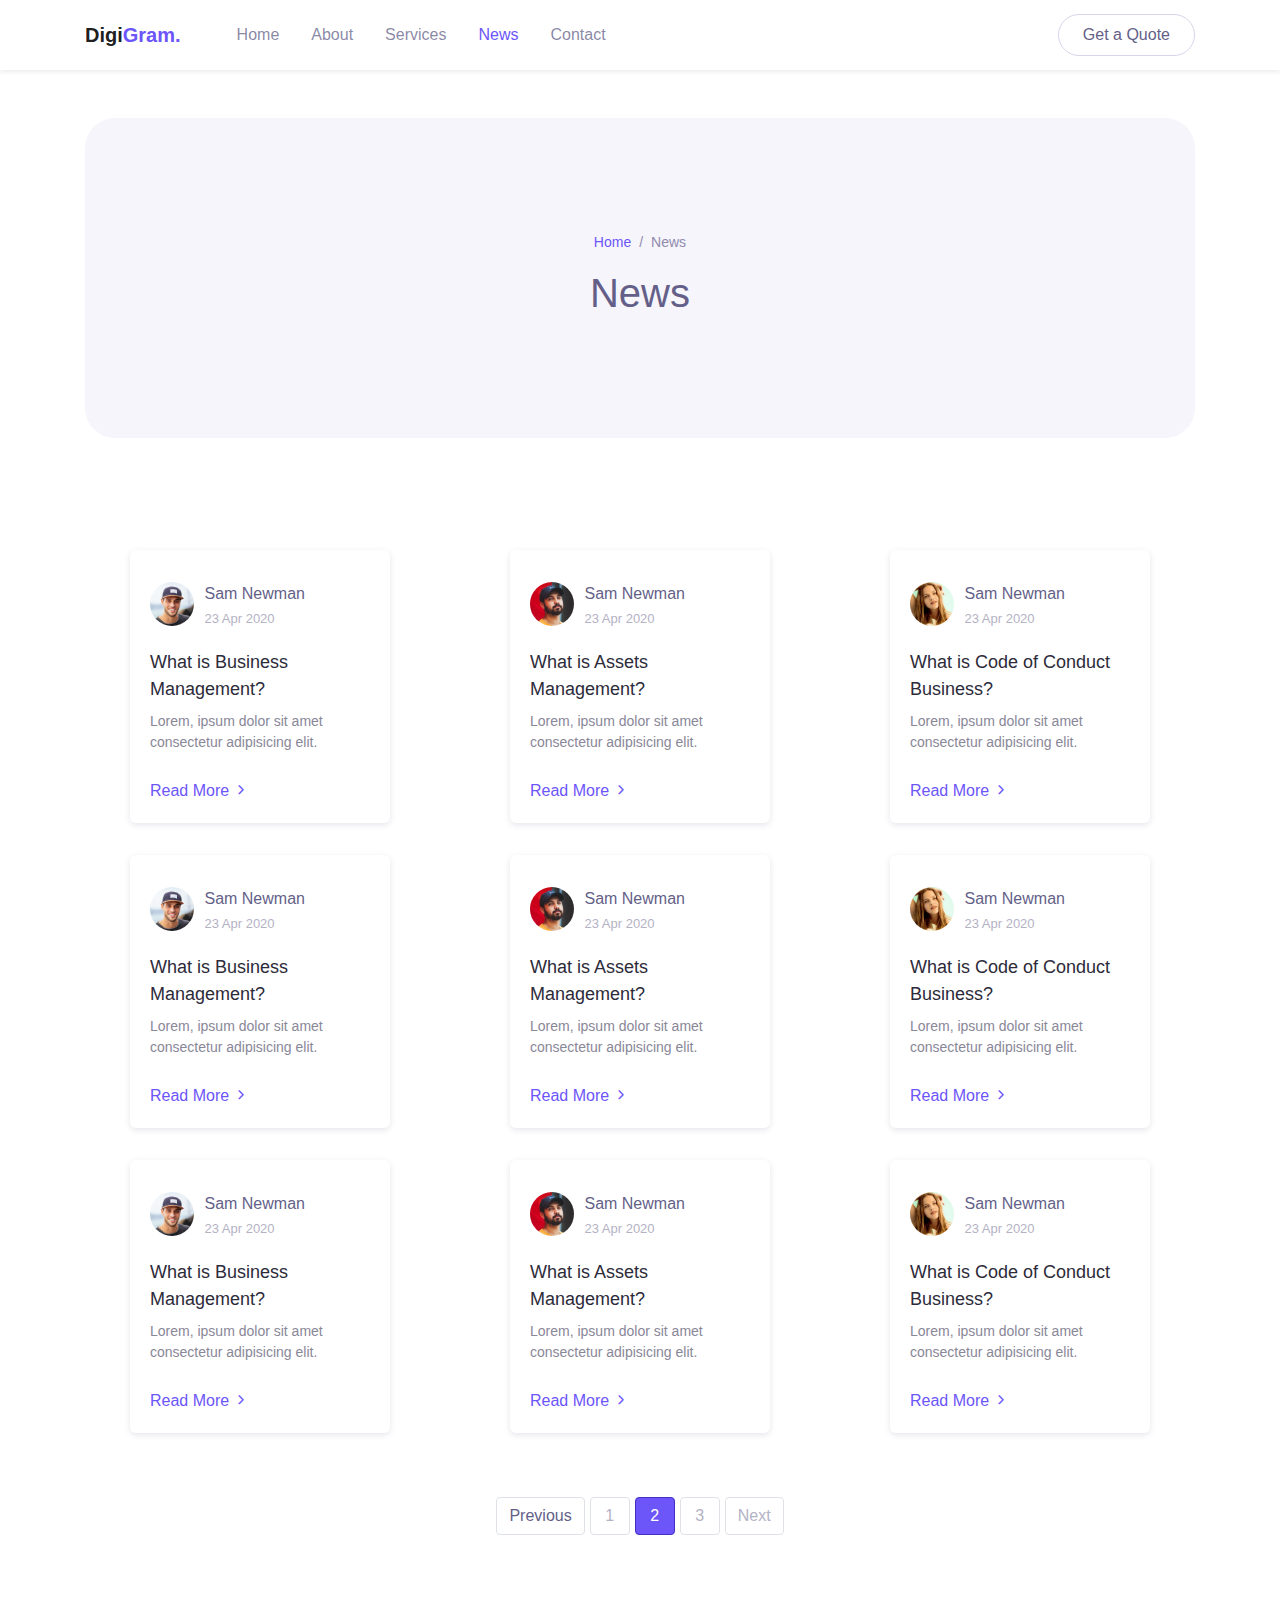
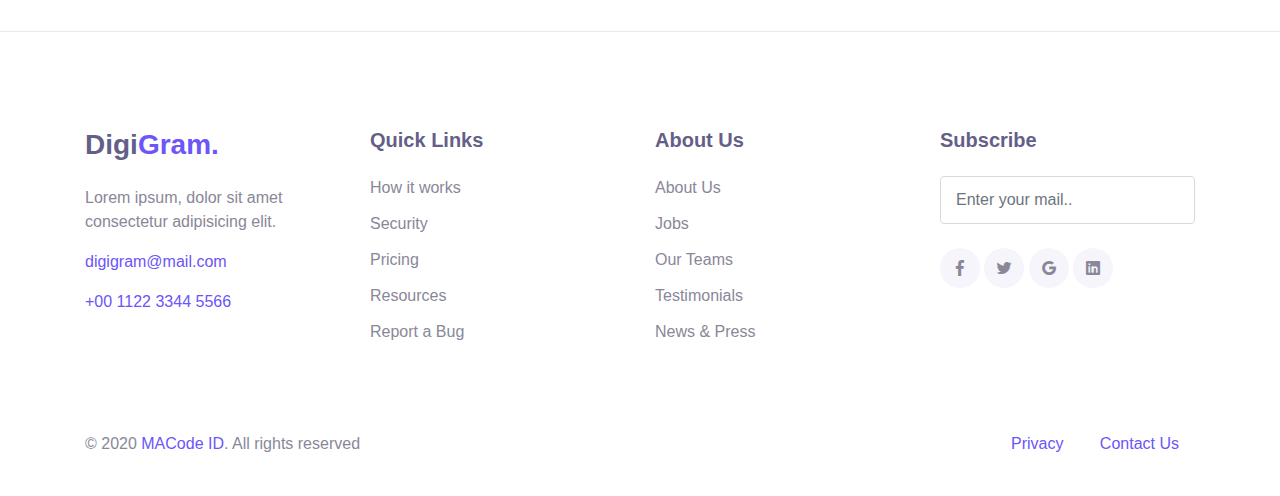
<file: template web/digigram/html/blog.html>
<!DOCTYPE html>
<html lang="en">
<head>
  <meta charset="UTF-8">
  <meta name="viewport" content="width=device-width, initial-scale=1.0">

  <meta http-equiv="X-UA-Compatible" content="IE=edge">

  <meta name="copyright" content="MACode ID, https://macodeid.com">

  <title>DigiGram - Free Agency Template</title>

  <link rel="stylesheet" href="../assets/vendor/animate/animate.css">

  <link rel="stylesheet" href="../assets/css/bootstrap.css">

  <link rel="stylesheet" href="../assets/css/maicons.css">

  <link rel="stylesheet" href="../assets/vendor/owl-carousel/css/owl.carousel.css">

  <link rel="stylesheet" href="../assets/css/theme.css">

</head>
<body>

  <!-- Back to top button -->
  <div class="back-to-top"></div>

  <header>
    <nav class="navbar navbar-expand-lg navbar-light shadow-sm">
      <div class="container">
        <a href="index.html" class="navbar-brand">Digi<span class="text-primary">Gram.</span></a>

        <button class="navbar-toggler" data-toggle="collapse" data-target="#navbarContent" aria-controls="navbarContent" aria-expanded="false" aria-label="Toggle navigation">
          <span class="navbar-toggler-icon"></span>
        </button>

        <div class="navbar-collapse collapse" id="navbarContent">
          <ul class="navbar-nav ml-lg-4 pt-3 pt-lg-0">
            <li class="nav-item">
              <a href="index.html" class="nav-link">Home</a>
            </li>
            <li class="nav-item">
              <a href="about.html" class="nav-link">About</a>
            </li>
            <li class="nav-item">
              <a href="services.html" class="nav-link">Services</a>
            </li>
            <li class="nav-item active">
              <a href="blog.html" class="nav-link">News</a>
            </li>
            <li class="nav-item">
              <a href="contact.html" class="nav-link">Contact</a>
            </li>
          </ul>

          <div class="ml-auto">
            <a href="#" class="btn btn-outline rounded-pill">Get a Quote</a>
          </div>
        </div>
      </div>
    </nav>

    <div class="container mt-5">
      <div class="page-banner">
        <div class="row justify-content-center align-items-center h-100">
          <div class="col-md-6">
            <nav aria-label="Breadcrumb">
              <ul class="breadcrumb justify-content-center py-0 bg-transparent">
                <li class="breadcrumb-item"><a href="index.html">Home</a></li>
                <li class="breadcrumb-item active">News</li>
              </ul>
            </nav>
            <h1 class="text-center">News</h1>
          </div>
        </div>
      </div>
    </div>
  </header>

  <main>
    <div class="page-section">
      <div class="container">
        <div class="row">
          <div class="col-md-6 col-lg-4 py-3">
            <div class="card-blog">
              <div class="header">
                <div class="avatar">
                  <img src="../assets/img/person/person_1.jpg" alt="">
                </div>
                <div class="entry-footer">
                  <div class="post-author">Sam Newman</div>
                  <a href="#" class="post-date">23 Apr 2020</a>
                </div>
              </div>
              <div class="body">
                <div class="post-title"><a href="blog-single.html">What is Business Management?</a></div>
                <div class="post-excerpt">Lorem, ipsum dolor sit amet consectetur adipisicing elit.</div>
              </div>
              <div class="footer">
                <a href="blog-single.html">Read More <span class="mai-chevron-forward text-sm"></span></a>
              </div>
            </div>
          </div>
          <div class="col-md-6 col-lg-4 py-3">
            <div class="card-blog">
              <div class="header">
                <div class="avatar">
                  <img src="../assets/img/person/person_2.jpg" alt="">
                </div>
                <div class="entry-footer">
                  <div class="post-author">Sam Newman</div>
                  <a href="#" class="post-date">23 Apr 2020</a>
                </div>
              </div>
              <div class="body">
                <div class="post-title"><a href="blog-single.html">What is Assets Management?</a></div>
                <div class="post-excerpt">Lorem, ipsum dolor sit amet consectetur adipisicing elit.</div>
              </div>
              <div class="footer">
                <a href="blog-single.html">Read More <span class="mai-chevron-forward text-sm"></span></a>
              </div>
            </div>
          </div>
          <div class="col-md-6 col-lg-4 py-3">
            <div class="card-blog">
              <div class="header">
                <div class="avatar">
                  <img src="../assets/img/person/person_3.jpg" alt="">
                </div>
                <div class="entry-footer">
                  <div class="post-author">Sam Newman</div>
                  <a href="#" class="post-date">23 Apr 2020</a>
                </div>
              </div>
              <div class="body">
                <div class="post-title"><a href="blog-single.html">What is Code of Conduct Business?</a></div>
                <div class="post-excerpt">Lorem, ipsum dolor sit amet consectetur adipisicing elit.</div>
              </div>
              <div class="footer">
                <a href="blog-single.html">Read More <span class="mai-chevron-forward text-sm"></span></a>
              </div>
            </div>
          </div>

          <div class="col-md-6 col-lg-4 py-3">
            <div class="card-blog">
              <div class="header">
                <div class="avatar">
                  <img src="../assets/img/person/person_1.jpg" alt="">
                </div>
                <div class="entry-footer">
                  <div class="post-author">Sam Newman</div>
                  <a href="#" class="post-date">23 Apr 2020</a>
                </div>
              </div>
              <div class="body">
                <div class="post-title"><a href="blog-single.html">What is Business Management?</a></div>
                <div class="post-excerpt">Lorem, ipsum dolor sit amet consectetur adipisicing elit.</div>
              </div>
              <div class="footer">
                <a href="blog-single.html">Read More <span class="mai-chevron-forward text-sm"></span></a>
              </div>
            </div>
          </div>
          <div class="col-md-6 col-lg-4 py-3">
            <div class="card-blog">
              <div class="header">
                <div class="avatar">
                  <img src="../assets/img/person/person_2.jpg" alt="">
                </div>
                <div class="entry-footer">
                  <div class="post-author">Sam Newman</div>
                  <a href="#" class="post-date">23 Apr 2020</a>
                </div>
              </div>
              <div class="body">
                <div class="post-title"><a href="blog-single.html">What is Assets Management?</a></div>
                <div class="post-excerpt">Lorem, ipsum dolor sit amet consectetur adipisicing elit.</div>
              </div>
              <div class="footer">
                <a href="blog-single.html">Read More <span class="mai-chevron-forward text-sm"></span></a>
              </div>
            </div>
          </div>
          <div class="col-md-6 col-lg-4 py-3">
            <div class="card-blog">
              <div class="header">
                <div class="avatar">
                  <img src="../assets/img/person/person_3.jpg" alt="">
                </div>
                <div class="entry-footer">
                  <div class="post-author">Sam Newman</div>
                  <a href="#" class="post-date">23 Apr 2020</a>
                </div>
              </div>
              <div class="body">
                <div class="post-title"><a href="blog-single.html">What is Code of Conduct Business?</a></div>
                <div class="post-excerpt">Lorem, ipsum dolor sit amet consectetur adipisicing elit.</div>
              </div>
              <div class="footer">
                <a href="blog-single.html">Read More <span class="mai-chevron-forward text-sm"></span></a>
              </div>
            </div>
          </div>

          <div class="col-md-6 col-lg-4 py-3">
            <div class="card-blog">
              <div class="header">
                <div class="avatar">
                  <img src="../assets/img/person/person_1.jpg" alt="">
                </div>
                <div class="entry-footer">
                  <div class="post-author">Sam Newman</div>
                  <a href="#" class="post-date">23 Apr 2020</a>
                </div>
              </div>
              <div class="body">
                <div class="post-title"><a href="blog-single.html">What is Business Management?</a></div>
                <div class="post-excerpt">Lorem, ipsum dolor sit amet consectetur adipisicing elit.</div>
              </div>
              <div class="footer">
                <a href="blog-single.html">Read More <span class="mai-chevron-forward text-sm"></span></a>
              </div>
            </div>
          </div>
          <div class="col-md-6 col-lg-4 py-3">
            <div class="card-blog">
              <div class="header">
                <div class="avatar">
                  <img src="../assets/img/person/person_2.jpg" alt="">
                </div>
                <div class="entry-footer">
                  <div class="post-author">Sam Newman</div>
                  <a href="#" class="post-date">23 Apr 2020</a>
                </div>
              </div>
              <div class="body">
                <div class="post-title"><a href="blog-single.html">What is Assets Management?</a></div>
                <div class="post-excerpt">Lorem, ipsum dolor sit amet consectetur adipisicing elit.</div>
              </div>
              <div class="footer">
                <a href="blog-single.html">Read More <span class="mai-chevron-forward text-sm"></span></a>
              </div>
            </div>
          </div>
          <div class="col-md-6 col-lg-4 py-3">
            <div class="card-blog">
              <div class="header">
                <div class="avatar">
                  <img src="../assets/img/person/person_3.jpg" alt="">
                </div>
                <div class="entry-footer">
                  <div class="post-author">Sam Newman</div>
                  <a href="#" class="post-date">23 Apr 2020</a>
                </div>
              </div>
              <div class="body">
                <div class="post-title"><a href="blog-single.html">What is Code of Conduct Business?</a></div>
                <div class="post-excerpt">Lorem, ipsum dolor sit amet consectetur adipisicing elit.</div>
              </div>
              <div class="footer">
                <a href="blog-single.html">Read More <span class="mai-chevron-forward text-sm"></span></a>
              </div>
            </div>
          </div>

          <div class="col-12 mt-5">
            <nav aria-label="Page Navigation">
              <ul class="pagination justify-content-center">
                <li class="page-item disabled">
                  <a class="page-link" href="#" tabindex="-1" aria-disabled="true">Previous</a>
                </li>
                <li class="page-item"><a class="page-link" href="#">1</a></li>
                <li class="page-item active" aria-current="page">
                  <a class="page-link" href="#">2 <span class="sr-only">(current)</span></a>
                </li>
                <li class="page-item"><a class="page-link" href="#">3</a></li>
                <li class="page-item">
                  <a class="page-link" href="#">Next</a>
                </li>
              </ul>
            </nav>
          </div>

        </div>
  
      </div>
    </div>
  </main>

  <footer class="page-footer">
    <div class="container">
      <div class="row justify-content-center mb-5">
        <div class="col-lg-3 py-3">
          <h3>Digi<span class="text-primary">Gram.</span></h3>
          <p>Lorem ipsum, dolor sit amet consectetur adipisicing elit.</p>

          <p><a href="#" >digigram@mail.com</a></p>
          <p><a href="#">+00 1122 3344 5566</a></p>
        </div>
        <div class="col-lg-3 py-3">
          <h5>Quick Links</h5>
          <ul class="footer-menu">
            <li><a href="#">How it works</a></li>
            <li><a href="#">Security</a></li>
            <li><a href="#">Pricing</a></li>
            <li><a href="#">Resources</a></li>
            <li><a href="#">Report a Bug</a></li>
          </ul>
        </div>
        <div class="col-lg-3 py-3">
          <h5>About Us</h5>
          <ul class="footer-menu">
            <li><a href="#">About Us</a></li>
            <li><a href="#">Jobs</a></li>
            <li><a href="#">Our Teams</a></li>
            <li><a href="#">Testimonials</a></li>
            <li><a href="#">News & Press</a></li>
          </ul>
        </div>
        <div class="col-lg-3 py-3">
          <h5>Subscribe</h5>
          <form action="#">
            <input type="text" class="form-control" placeholder="Enter your mail..">
          </form>

          <div class="sosmed-button mt-4">
            <a href="#"><span class="mai-logo-facebook-f"></span></a>
            <a href="#"><span class="mai-logo-twitter"></span></a>
            <a href="#"><span class="mai-logo-google"></span></a>
            <a href="#"><span class="mai-logo-linkedin"></span></a>
          </div>
        </div>
      </div>

      <div class="row">
        <div class="col-sm-6 py-2">
          <p id="copyright">&copy; 2020 <a href="https://macodeid.com/">MACode ID</a>. All rights reserved</p>
        </div>
        <div class="col-sm-6 py-2 text-right">
          <div class="d-inline-block px-3">
            <a href="#">Privacy</a>
          </div>
          <div class="d-inline-block px-3">
            <a href="#">Contact Us</a>
          </div>
        </div>
      </div>
    </div> <!-- .container -->
  </footer> <!-- .page-footer -->


  <script src="../assets/js/jquery-3.5.1.min.js"></script>

  <script src="../assets/js/bootstrap.bundle.min.js"></script>

  <script src="../assets/vendor/wow/wow.min.js"></script>

  <script src="../assets/vendor/owl-carousel/js/owl.carousel.min.js"></script>

  <script src="../assets/vendor/waypoints/jquery.waypoints.min.js"></script>

  <script src="../assets/vendor/animateNumber/jquery.animateNumber.min.js"></script>

  <script src="../assets/js/google-maps.js"></script>

  <script src="../assets/js/theme.js"></script>

</body>
</html>
</file>
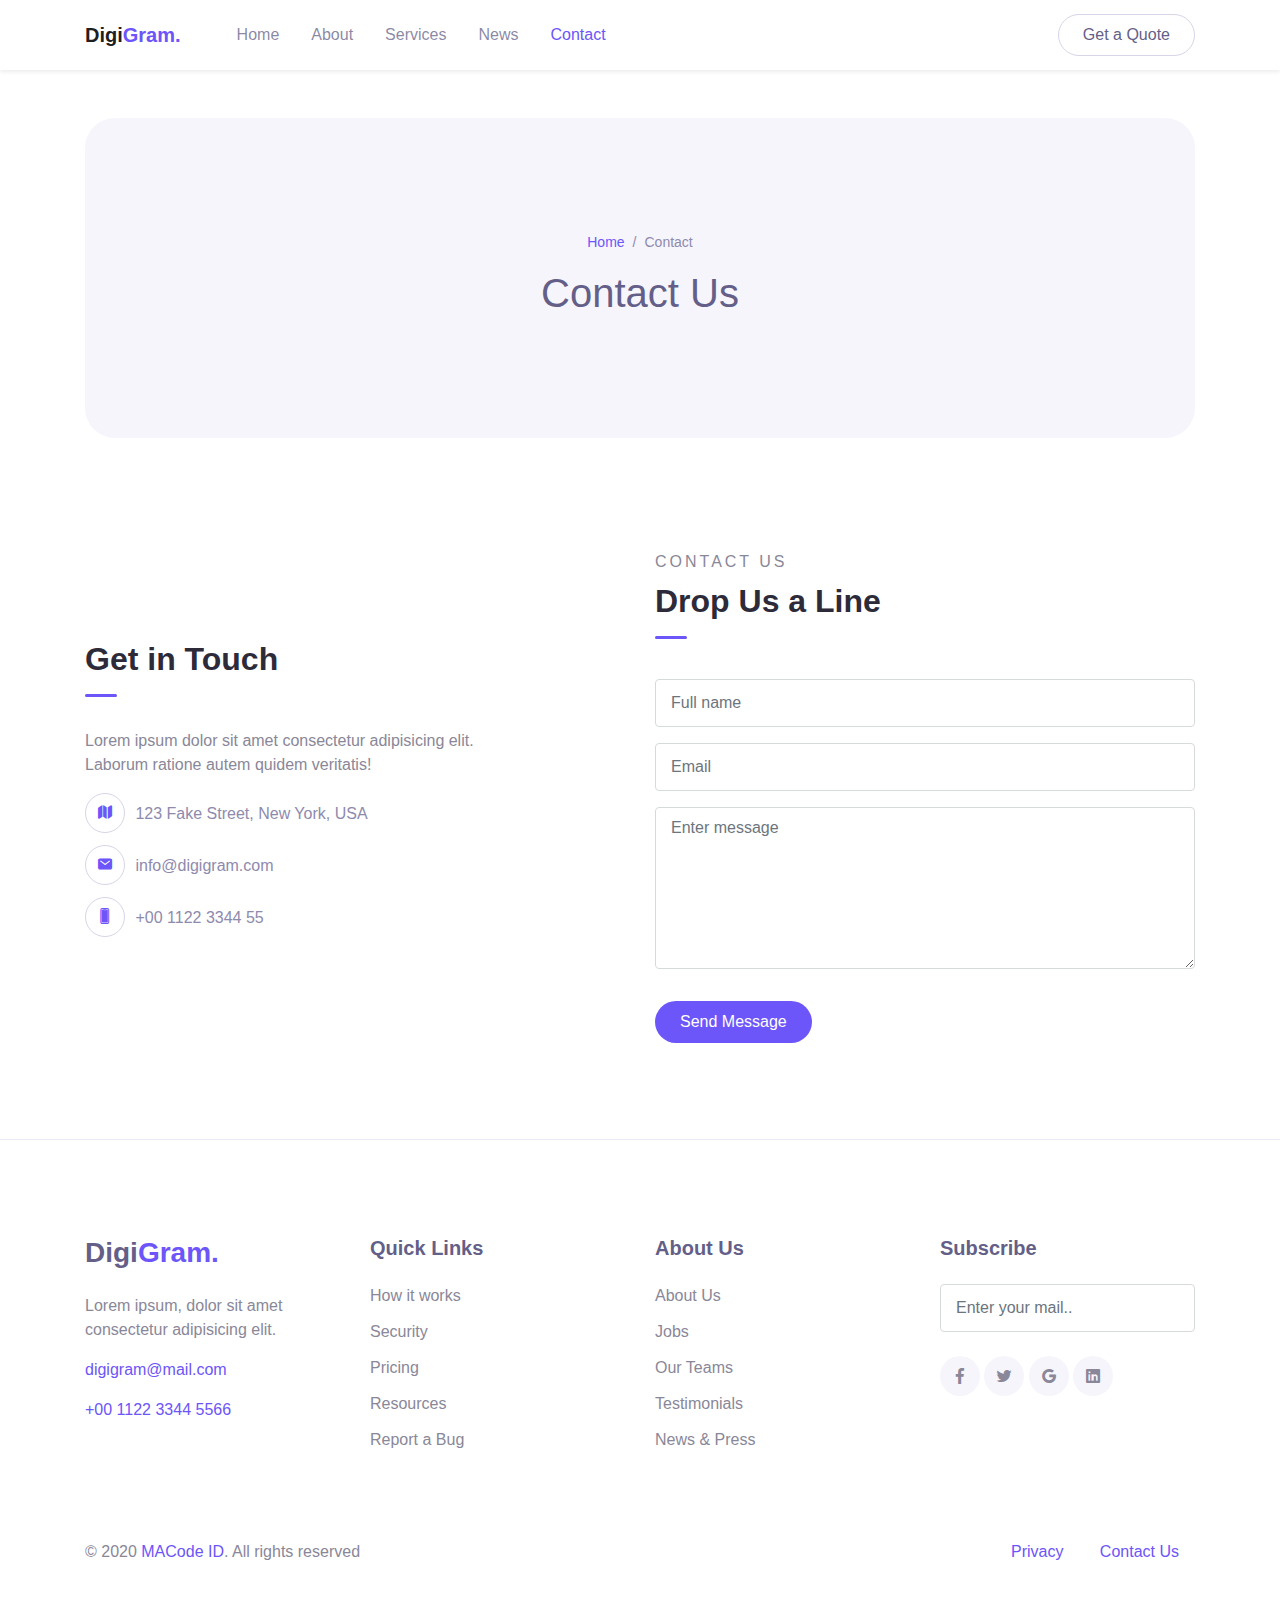
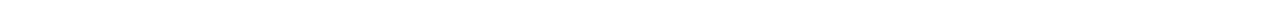
<file: template web/digigram/html/contact.html>
<!DOCTYPE html>
<html lang="en">
<head>
  <meta charset="UTF-8">
  <meta name="viewport" content="width=device-width, initial-scale=1.0">

  <meta http-equiv="X-UA-Compatible" content="IE=edge">

  <meta name="copyright" content="MACode ID, https://macodeid.com">

  <title>DigiGram - Free Agency Template</title>

  <link rel="stylesheet" href="../assets/vendor/animate/animate.css">

  <link rel="stylesheet" href="../assets/css/bootstrap.css">

  <link rel="stylesheet" href="../assets/css/maicons.css">

  <link rel="stylesheet" href="../assets/vendor/owl-carousel/css/owl.carousel.css">

  <link rel="stylesheet" href="../assets/css/theme.css">

</head>
<body>

  <!-- Back to top button -->
  <div class="back-to-top"></div>

  <header>
    <nav class="navbar navbar-expand-lg navbar-light shadow-sm">
      <div class="container">
        <a href="index.html" class="navbar-brand">Digi<span class="text-primary">Gram.</span></a>

        <button class="navbar-toggler" data-toggle="collapse" data-target="#navbarContent" aria-controls="navbarContent" aria-expanded="false" aria-label="Toggle navigation">
          <span class="navbar-toggler-icon"></span>
        </button>

        <div class="navbar-collapse collapse" id="navbarContent">
          <ul class="navbar-nav ml-lg-4 pt-3 pt-lg-0">
            <li class="nav-item">
              <a href="index.html" class="nav-link">Home</a>
            </li>
            <li class="nav-item">
              <a href="about.html" class="nav-link">About</a>
            </li>
            <li class="nav-item">
              <a href="services.html" class="nav-link">Services</a>
            </li>
            <li class="nav-item">
              <a href="blog.html" class="nav-link">News</a>
            </li>
            <li class="nav-item active">
              <a href="contact.html" class="nav-link">Contact</a>
            </li>
          </ul>

          <div class="ml-auto">
            <a href="#" class="btn btn-outline rounded-pill">Get a Quote</a>
          </div>
        </div>
      </div>
    </nav>

    <div class="container mt-5">
      <div class="page-banner">
        <div class="row justify-content-center align-items-center h-100">
          <div class="col-md-6">
            <nav aria-label="Breadcrumb">
              <ul class="breadcrumb justify-content-center py-0 bg-transparent">
                <li class="breadcrumb-item"><a href="index.html">Home</a></li>
                <li class="breadcrumb-item active">Contact</li>
              </ul>
            </nav>
            <h1 class="text-center">Contact Us</h1>
          </div>
        </div>
      </div>
    </div>
  </header>

  <main>
    <div class="page-section">
      <div class="container">
        <div class="row align-items-center">
          <div class="col-lg-6 py-3">
            <h2 class="title-section">Get in Touch</h2>
            <div class="divider"></div>
            <p>Lorem ipsum dolor sit amet consectetur adipisicing elit.<br> Laborum ratione autem quidem veritatis!</p>
  
            <ul class="contact-list">
              <li>
                <div class="icon"><span class="mai-map"></span></div>
                <div class="content">123 Fake Street, New York, USA</div>
              </li>
              <li>
                <div class="icon"><span class="mai-mail"></span></div>
                <div class="content"><a href="#">info@digigram.com</a></div>
              </li>
              <li>
                <div class="icon"><span class="mai-phone-portrait"></span></div>
                <div class="content"><a href="#">+00 1122 3344 55</a></div>
              </li>
            </ul>
          </div>
          <div class="col-lg-6 py-3">
            <div class="subhead">Contact Us</div>
            <h2 class="title-section">Drop Us a Line</h2>
            <div class="divider"></div>
            
            <form action="#">
              <div class="py-2">
                <input type="text" class="form-control" placeholder="Full name">
              </div>
              <div class="py-2">
                <input type="text" class="form-control" placeholder="Email">
              </div>
              <div class="py-2">
                <textarea rows="6" class="form-control" placeholder="Enter message"></textarea>
              </div>
              <button type="submit" class="btn btn-primary rounded-pill mt-4">Send Message</button>
            </form>
          </div>
        </div>
      </div> <!-- .container -->
    </div> <!-- .page-section -->
  </main>

  <footer class="page-footer">
    <div class="container">
      <div class="row justify-content-center mb-5">
        <div class="col-lg-3 py-3">
          <h3>Digi<span class="text-primary">Gram.</span></h3>
          <p>Lorem ipsum, dolor sit amet consectetur adipisicing elit.</p>

          <p><a href="#" >digigram@mail.com</a></p>
          <p><a href="#">+00 1122 3344 5566</a></p>
        </div>
        <div class="col-lg-3 py-3">
          <h5>Quick Links</h5>
          <ul class="footer-menu">
            <li><a href="#">How it works</a></li>
            <li><a href="#">Security</a></li>
            <li><a href="#">Pricing</a></li>
            <li><a href="#">Resources</a></li>
            <li><a href="#">Report a Bug</a></li>
          </ul>
        </div>
        <div class="col-lg-3 py-3">
          <h5>About Us</h5>
          <ul class="footer-menu">
            <li><a href="#">About Us</a></li>
            <li><a href="#">Jobs</a></li>
            <li><a href="#">Our Teams</a></li>
            <li><a href="#">Testimonials</a></li>
            <li><a href="#">News & Press</a></li>
          </ul>
        </div>
        <div class="col-lg-3 py-3">
          <h5>Subscribe</h5>
          <form action="#">
            <input type="text" class="form-control" placeholder="Enter your mail..">
          </form>

          <div class="sosmed-button mt-4">
            <a href="#"><span class="mai-logo-facebook-f"></span></a>
            <a href="#"><span class="mai-logo-twitter"></span></a>
            <a href="#"><span class="mai-logo-google"></span></a>
            <a href="#"><span class="mai-logo-linkedin"></span></a>
          </div>
        </div>
      </div>

      <div class="row">
        <div class="col-sm-6 py-2">
          <p id="copyright">&copy; 2020 <a href="https://macodeid.com/">MACode ID</a>. All rights reserved</p>
        </div>
        <div class="col-sm-6 py-2 text-right">
          <div class="d-inline-block px-3">
            <a href="#">Privacy</a>
          </div>
          <div class="d-inline-block px-3">
            <a href="#">Contact Us</a>
          </div>
        </div>
      </div>
    </div> <!-- .container -->
  </footer> <!-- .page-footer -->


  <script src="../assets/js/jquery-3.5.1.min.js"></script>

  <script src="../assets/js/bootstrap.bundle.min.js"></script>

  <script src="../assets/vendor/wow/wow.min.js"></script>

  <script src="../assets/vendor/owl-carousel/js/owl.carousel.min.js"></script>

  <script src="../assets/vendor/waypoints/jquery.waypoints.min.js"></script>

  <script src="../assets/vendor/animateNumber/jquery.animateNumber.min.js"></script>

  <script src="../assets/js/google-maps.js"></script>

  <script src="../assets/js/theme.js"></script>

  <!-- <script async defer src="https://maps.googleapis.com/maps/api/js?key=AIzaSyAIA_zqjFMsJM_sxP9-6Pde5vVCTyJmUHM&callback=initMap"></script> -->


</body>
</html>
</file>
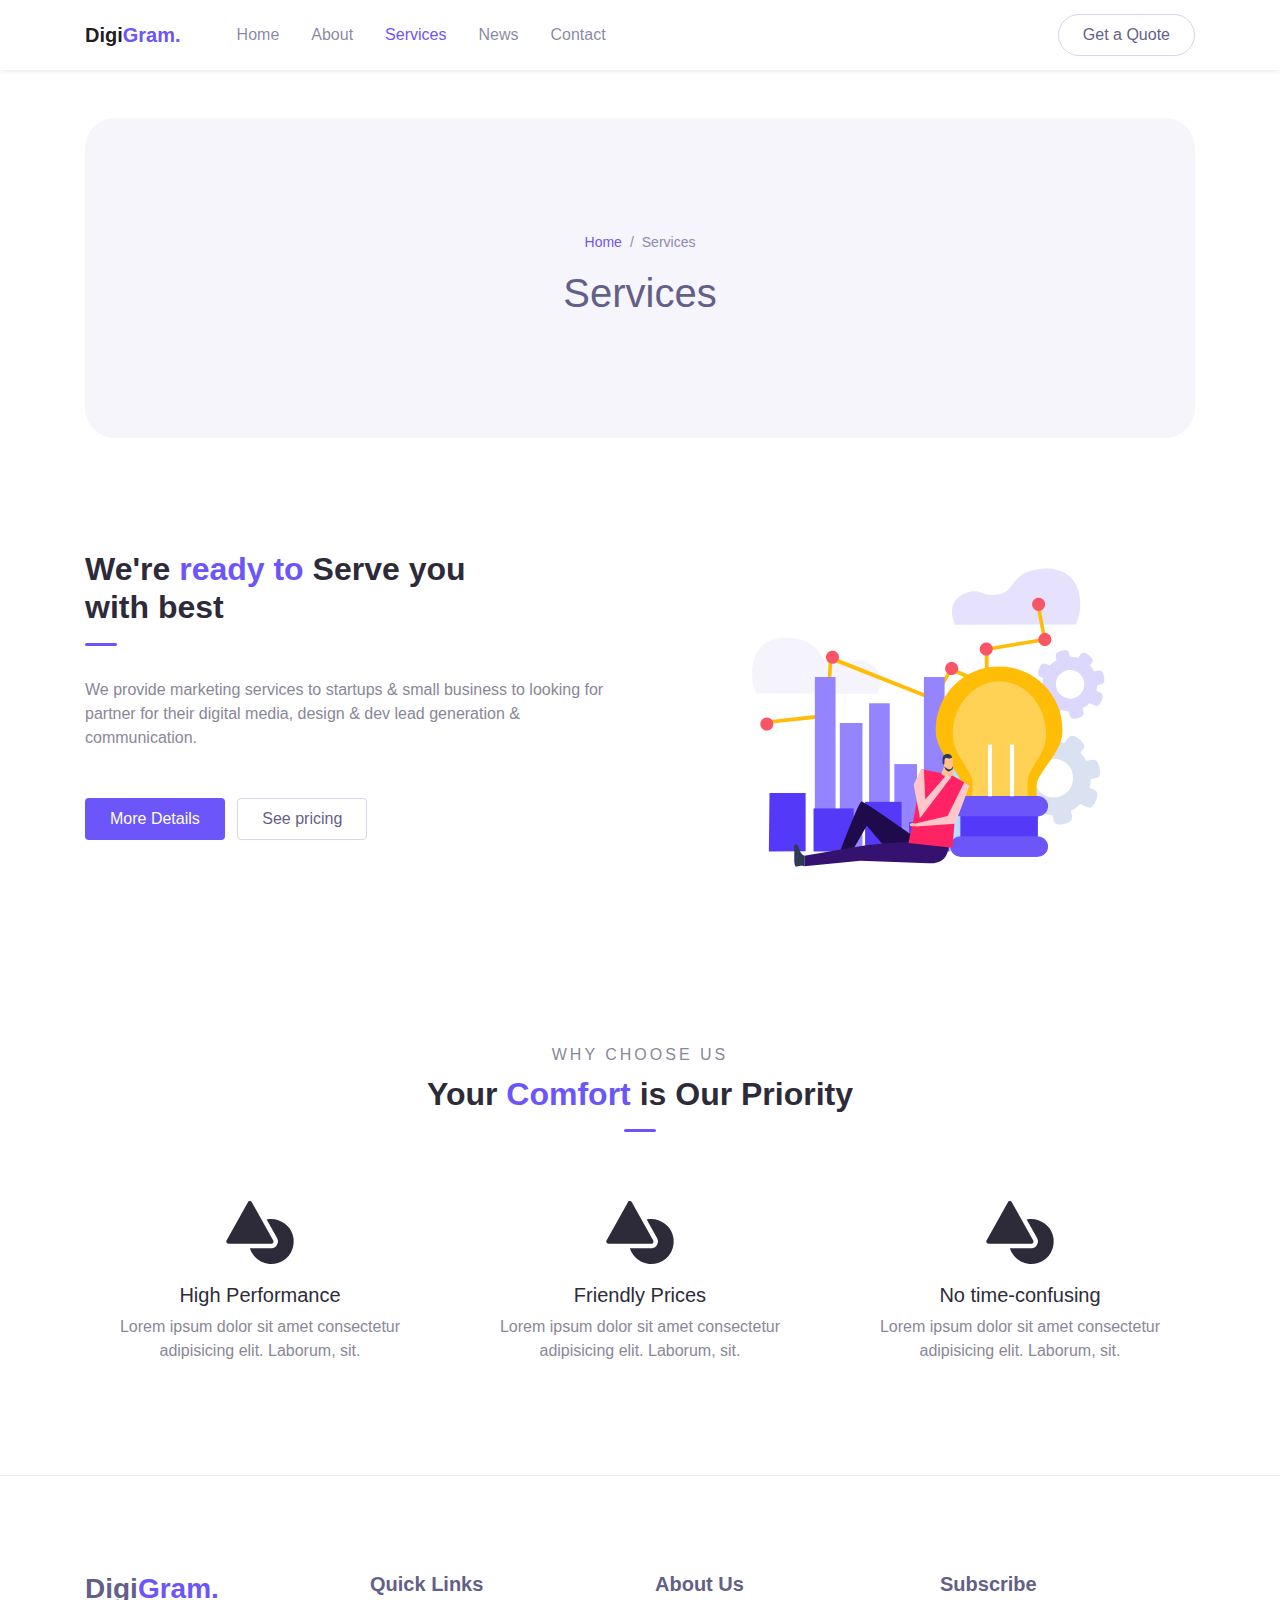
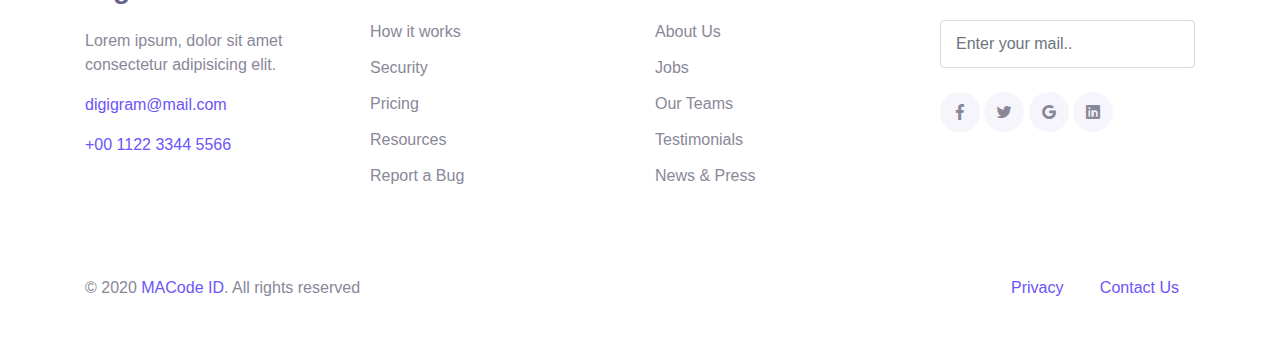
<file: template web/digigram/html/services.html>
<!DOCTYPE html>
<html lang="en">
<head>
  <meta charset="UTF-8">
  <meta name="viewport" content="width=device-width, initial-scale=1.0">

  <meta http-equiv="X-UA-Compatible" content="IE=edge">

  <meta name="copyright" content="MACode ID, https://macodeid.com">

  <title>DigiGram - Free Agency Template</title>

  <link rel="stylesheet" href="../assets/vendor/animate/animate.css">

  <link rel="stylesheet" href="../assets/css/bootstrap.css">

  <link rel="stylesheet" href="../assets/css/maicons.css">

  <link rel="stylesheet" href="../assets/vendor/owl-carousel/css/owl.carousel.css">

  <link rel="stylesheet" href="../assets/css/theme.css">

</head>
<body>

  <!-- Back to top button -->
  <div class="back-to-top"></div>

  <header>
    <nav class="navbar navbar-expand-lg navbar-light shadow-sm">
      <div class="container">
        <a href="index.html" class="navbar-brand">Digi<span class="text-primary">Gram.</span></a>

        <button class="navbar-toggler" data-toggle="collapse" data-target="#navbarContent" aria-controls="navbarContent" aria-expanded="false" aria-label="Toggle navigation">
          <span class="navbar-toggler-icon"></span>
        </button>

        <div class="navbar-collapse collapse" id="navbarContent">
          <ul class="navbar-nav ml-lg-4 pt-3 pt-lg-0">
            <li class="nav-item">
              <a href="index.html" class="nav-link">Home</a>
            </li>
            <li class="nav-item">
              <a href="about.html" class="nav-link">About</a>
            </li>
            <li class="nav-item active">
              <a href="services.html" class="nav-link">Services</a>
            </li>
            <li class="nav-item">
              <a href="blog.html" class="nav-link">News</a>
            </li>
            <li class="nav-item">
              <a href="contact.html" class="nav-link">Contact</a>
            </li>
          </ul>

          <div class="ml-auto">
            <a href="#" class="btn btn-outline rounded-pill">Get a Quote</a>
          </div>
        </div>
      </div>
    </nav>

    <div class="container mt-5">
      <div class="page-banner">
        <div class="row justify-content-center align-items-center h-100">
          <div class="col-md-6">
            <nav aria-label="Breadcrumb">
              <ul class="breadcrumb justify-content-center py-0 bg-transparent">
                <li class="breadcrumb-item"><a href="index.html">Home</a></li>
                <li class="breadcrumb-item active">Services</li>
              </ul>
            </nav>
            <h1 class="text-center">Services</h1>
          </div>
        </div>
      </div>
    </div>
  </header>

  <main>
    <div class="page-section">
      <div class="container">
        <div class="row">
          <div class="col-lg-6 py-3">
            <h2 class="title-section">We're <span class="marked">ready to</span> Serve you with best</h2>
            <div class="divider"></div>
            <p class="mb-5">We provide marketing services to startups & small business to looking for partner for their digital media, design & dev lead generation & communication.</p>
            <a href="#" class="btn btn-primary">More Details</a>
            <a href="#" class="btn btn-outline ml-2">See pricing</a>
          </div>
          <div class="col-lg-6 py-3">
            <div class="img-place text-center">
              <img src="../assets/img/bg_image_3.png" alt="">
            </div>
          </div>
        </div>
      </div> <!-- .container -->
    </div> <!-- .page-section -->
  
    <div class="page-section">
      <div class="container">
        <div class="text-center">
          <div class="subhead">Why Choose Us</div>
          <h2 class="title-section">Your <span class="marked">Comfort</span> is Our Priority</h2>
          <div class="divider mx-auto"></div>
        </div>
  
        <div class="row mt-5 text-center">
          <div class="col-lg-4 py-3">
            <div class="display-3"><span class="mai-shapes"></span></div>
            <h5>High Performance</h5>
            <p>Lorem ipsum dolor sit amet consectetur adipisicing elit. Laborum, sit.</p>
          </div>
          <div class="col-lg-4 py-3">
            <div class="display-3"><span class="mai-shapes"></span></div>
            <h5>Friendly Prices</h5>
            <p>Lorem ipsum dolor sit amet consectetur adipisicing elit. Laborum, sit.</p>
          </div>
          <div class="col-lg-4 py-3">
            <div class="display-3"><span class="mai-shapes"></span></div>
            <h5>No time-confusing</h5>
            <p>Lorem ipsum dolor sit amet consectetur adipisicing elit. Laborum, sit.</p>
          </div>
        </div>
      </div> <!-- .container -->
    </div> <!-- .page-section -->
  </main>

  <footer class="page-footer">
    <div class="container">
      <div class="row justify-content-center mb-5">
        <div class="col-lg-3 py-3">
          <h3>Digi<span class="text-primary">Gram.</span></h3>
          <p>Lorem ipsum, dolor sit amet consectetur adipisicing elit.</p>

          <p><a href="#" >digigram@mail.com</a></p>
          <p><a href="#">+00 1122 3344 5566</a></p>
        </div>
        <div class="col-lg-3 py-3">
          <h5>Quick Links</h5>
          <ul class="footer-menu">
            <li><a href="#">How it works</a></li>
            <li><a href="#">Security</a></li>
            <li><a href="#">Pricing</a></li>
            <li><a href="#">Resources</a></li>
            <li><a href="#">Report a Bug</a></li>
          </ul>
        </div>
        <div class="col-lg-3 py-3">
          <h5>About Us</h5>
          <ul class="footer-menu">
            <li><a href="#">About Us</a></li>
            <li><a href="#">Jobs</a></li>
            <li><a href="#">Our Teams</a></li>
            <li><a href="#">Testimonials</a></li>
            <li><a href="#">News & Press</a></li>
          </ul>
        </div>
        <div class="col-lg-3 py-3">
          <h5>Subscribe</h5>
          <form action="#">
            <input type="text" class="form-control" placeholder="Enter your mail..">
          </form>

          <div class="sosmed-button mt-4">
            <a href="#"><span class="mai-logo-facebook-f"></span></a>
            <a href="#"><span class="mai-logo-twitter"></span></a>
            <a href="#"><span class="mai-logo-google"></span></a>
            <a href="#"><span class="mai-logo-linkedin"></span></a>
          </div>
        </div>
      </div>

      <div class="row">
        <div class="col-sm-6 py-2">
          <p id="copyright">&copy; 2020 <a href="https://macodeid.com/">MACode ID</a>. All rights reserved</p>
        </div>
        <div class="col-sm-6 py-2 text-right">
          <div class="d-inline-block px-3">
            <a href="#">Privacy</a>
          </div>
          <div class="d-inline-block px-3">
            <a href="#">Contact Us</a>
          </div>
        </div>
      </div>
    </div> <!-- .container -->
  </footer> <!-- .page-footer -->


  <script src="../assets/js/jquery-3.5.1.min.js"></script>

  <script src="../assets/js/bootstrap.bundle.min.js"></script>

  <script src="../assets/vendor/wow/wow.min.js"></script>

  <script src="../assets/vendor/owl-carousel/js/owl.carousel.min.js"></script>

  <script src="../assets/vendor/waypoints/jquery.waypoints.min.js"></script>

  <script src="../assets/vendor/animateNumber/jquery.animateNumber.min.js"></script>

  <script src="../assets/js/google-maps.js"></script>

  <script src="../assets/js/theme.js"></script>


</body>
</html>
</file>
<file: template web/digigram/assets/css/maicons.css>
@font-face {
  font-family: 'maicons';
  src:  url('../fonts/maicons.eot?c9nlkl');
  src:  url('../fonts/maicons.eot?c9nlkl#iefix') format('embedded-opentype'),
    url('../fonts/maicons.ttf?c9nlkl') format('truetype'),
    url('../fonts/maicons.woff?c9nlkl') format('woff'),
    url('../fonts/maicons.svg?c9nlkl#maicons') format('svg');
  font-weight: normal;
  font-style: normal;
  font-display: block;
}

[class^="mai-"], [class*=" mai-"] {
  /* use !important to prevent issues with browser extensions that change fonts */
  font-family: 'maicons' !important;
  speak: none;
  font-style: normal;
  font-weight: normal;
  font-variant: normal;
  text-transform: none;
  line-height: 1;

  /* Better Font Rendering =========== */
  -webkit-font-smoothing: antialiased;
  -moz-osx-font-smoothing: grayscale;
}

.mai-add:before {
  content: "\e900";
}
.mai-add-circle:before {
  content: "\e901";
}
.mai-add-circle-outline:before {
  content: "\e902";
}
.mai-airplane:before {
  content: "\e903";
}
.mai-airplane-outline:before {
  content: "\e904";
}
.mai-alarm:before {
  content: "\e905";
}
.mai-alarm-outline:before {
  content: "\e906";
}
.mai-albums:before {
  content: "\e907";
}
.mai-albums-outline:before {
  content: "\e908";
}
.mai-alert:before {
  content: "\e909";
}
.mai-alert-circle:before {
  content: "\e90a";
}
.mai-alert-circle-outline:before {
  content: "\e90b";
}
.mai-analytics:before {
  content: "\e90c";
}
.mai-analytics-outline:before {
  content: "\e90d";
}
.mai-aperture:before {
  content: "\e90e";
}
.mai-aperture-outline:before {
  content: "\e90f";
}
.mai-apps:before {
  content: "\e910";
}
.mai-apps-outline:before {
  content: "\e911";
}
.mai-archive:before {
  content: "\e912";
}
.mai-archive-outline:before {
  content: "\e913";
}
.mai-arrow-back:before {
  content: "\e914";
}
.mai-arrow-back-circle:before {
  content: "\e915";
}
.mai-arrow-back-circle-outline:before {
  content: "\e916";
}
.mai-arrow-down:before {
  content: "\e917";
}
.mai-arrow-down-circle:before {
  content: "\e918";
}
.mai-arrow-down-circle-outline:before {
  content: "\e919";
}
.mai-arrow-forward:before {
  content: "\e91a";
}
.mai-arrow-forward-circle:before {
  content: "\e91b";
}
.mai-arrow-forward-circle-outline:before {
  content: "\e91c";
}
.mai-arrow-redo:before {
  content: "\e91d";
}
.mai-arrow-redo-circle:before {
  content: "\e91e";
}
.mai-arrow-redo-circle-outline:before {
  content: "\e91f";
}
.mai-arrow-redo-outline:before {
  content: "\e920";
}
.mai-arrow-undo:before {
  content: "\e921";
}
.mai-arrow-undo-circle:before {
  content: "\e922";
}
.mai-arrow-undo-circle-outline:before {
  content: "\e923";
}
.mai-arrow-undo-outline:before {
  content: "\e924";
}
.mai-arrow-up:before {
  content: "\e925";
}
.mai-arrow-up-circle:before {
  content: "\e926";
}
.mai-arrow-up-circle-outline:before {
  content: "\e927";
}
.mai-at:before {
  content: "\e928";
}
.mai-at-circle:before {
  content: "\e929";
}
.mai-at-circle-outline:before {
  content: "\e92a";
}
.mai-attach:before {
  content: "\e92b";
}
.mai-attach-outline:before {
  content: "\e92c";
}
.mai-backspace:before {
  content: "\e92d";
}
.mai-backspace-outline:before {
  content: "\e92e";
}
.mai-bandage:before {
  content: "\e92f";
}
.mai-bandage-outline:before {
  content: "\e930";
}
.mai-bar-chart:before {
  content: "\e932";
}
.mai-bar-chart-outline:before {
  content: "\e933";
}
.mai-barbell:before {
  content: "\e931";
}
.mai-barcode:before {
  content: "\e934";
}
.mai-barcode-outline:before {
  content: "\e935";
}
.mai-baseball:before {
  content: "\e936";
}
.mai-baseball-outline:before {
  content: "\e937";
}
.mai-basket:before {
  content: "\e938";
}
.mai-basket-outline:before {
  content: "\e93b";
}
.mai-basketball:before {
  content: "\e939";
}
.mai-basketball-outline:before {
  content: "\e93a";
}
.mai-battery-charging:before {
  content: "\e93c";
}
.mai-battery-dead:before {
  content: "\e93d";
}
.mai-battery-full:before {
  content: "\e93e";
}
.mai-battery-half:before {
  content: "\e93f";
}
.mai-beaker:before {
  content: "\e940";
}
.mai-beaker-outline:before {
  content: "\e941";
}
.mai-bed:before {
  content: "\e942";
}
.mai-bed-outline:before {
  content: "\e943";
}
.mai-beer:before {
  content: "\e944";
}
.mai-beer-outline:before {
  content: "\e945";
}
.mai-bicycle:before {
  content: "\e946";
}
.mai-bluetooth:before {
  content: "\e947";
}
.mai-boat:before {
  content: "\e948";
}
.mai-boat-outline:before {
  content: "\e949";
}
.mai-body:before {
  content: "\e94a";
}
.mai-body-outline:before {
  content: "\e94b";
}
.mai-bonfire:before {
  content: "\e94c";
}
.mai-bonfire-outline:before {
  content: "\e94d";
}
.mai-book:before {
  content: "\e94e";
}
.mai-book-outline:before {
  content: "\e953";
}
.mai-bookmark:before {
  content: "\e94f";
}
.mai-bookmark-outline:before {
  content: "\e950";
}
.mai-bookmarks:before {
  content: "\e951";
}
.mai-bookmarks-outline:before {
  content: "\e952";
}
.mai-briefcase:before {
  content: "\e954";
}
.mai-briefcase-outline:before {
  content: "\e955";
}
.mai-browsers:before {
  content: "\e956";
}
.mai-browsers-outline:before {
  content: "\e957";
}
.mai-brush:before {
  content: "\e958";
}
.mai-brush-outline:before {
  content: "\e959";
}
.mai-bug:before {
  content: "\e95a";
}
.mai-bug-outline:before {
  content: "\e95b";
}
.mai-build:before {
  content: "\e95c";
}
.mai-build-outline:before {
  content: "\e95d";
}
.mai-bulb:before {
  content: "\e95e";
}
.mai-bulb-outline:before {
  content: "\e95f";
}
.mai-bus:before {
  content: "\e960";
}
.mai-bus-outline:before {
  content: "\e963";
}
.mai-business:before {
  content: "\e961";
}
.mai-business-outline:before {
  content: "\e962";
}
.mai-cafe:before {
  content: "\e964";
}
.mai-cafe-outline:before {
  content: "\e965";
}
.mai-calculator:before {
  content: "\e966";
}
.mai-calculator-outline:before {
  content: "\e967";
}
.mai-calendar:before {
  content: "\e968";
}
.mai-calendar-outline:before {
  content: "\e969";
}
.mai-call:before {
  content: "\e96a";
}
.mai-call-outline:before {
  content: "\e96b";
}
.mai-camera:before {
  content: "\e96c";
}
.mai-camera-outline:before {
  content: "\e96d";
}
.mai-camera-reverse:before {
  content: "\e96e";
}
.mai-camera-reverse-outline:before {
  content: "\e96f";
}
.mai-car:before {
  content: "\e970";
}
.mai-car-outline:before {
  content: "\e97f";
}
.mai-car-sport:before {
  content: "\e980";
}
.mai-car-sport-outline:before {
  content: "\e981";
}
.mai-card:before {
  content: "\e971";
}
.mai-card-outline:before {
  content: "\e972";
}
.mai-caret-back:before {
  content: "\e973";
}
.mai-caret-back-circle:before {
  content: "\e974";
}
.mai-caret-back-circle-outline:before {
  content: "\e975";
}
.mai-caret-down:before {
  content: "\e976";
}
.mai-caret-down-circle:before {
  content: "\e977";
}
.mai-caret-down-circle-outline:before {
  content: "\e978";
}
.mai-caret-forward:before {
  content: "\e979";
}
.mai-caret-forward-circle:before {
  content: "\e97a";
}
.mai-caret-forward-circle-outline:before {
  content: "\e97b";
}
.mai-caret-up:before {
  content: "\e97c";
}
.mai-caret-up-circle:before {
  content: "\e97d";
}
.mai-caret-up-circle-outline:before {
  content: "\e97e";
}
.mai-cart:before {
  content: "\e982";
}
.mai-cart-outline:before {
  content: "\e983";
}
.mai-cash:before {
  content: "\e984";
}
.mai-cash-outline:before {
  content: "\e985";
}
.mai-chatbox:before {
  content: "\e986";
}
.mai-chatbox-ellipses:before {
  content: "\e987";
}
.mai-chatbox-ellipses-outline:before {
  content: "\e988";
}
.mai-chatbox-outline:before {
  content: "\e989";
}
.mai-chatbubble:before {
  content: "\e98a";
}
.mai-chatbubble-ellipses:before {
  content: "\e98b";
}
.mai-chatbubble-ellipses-outline:before {
  content: "\e98c";
}
.mai-chatbubble-outline:before {
  content: "\e98d";
}
.mai-chatbubbles:before {
  content: "\e98e";
}
.mai-chatbubbles-outline:before {
  content: "\e98f";
}
.mai-checkbox:before {
  content: "\e990";
}
.mai-checkbox-outline:before {
  content: "\e991";
}
.mai-checkmark:before {
  content: "\e992";
}
.mai-checkmark-circle:before {
  content: "\e993";
}
.mai-checkmark-circle-outline:before {
  content: "\e994";
}
.mai-checkmark-done:before {
  content: "\e995";
}
.mai-checkmark-done-circle:before {
  content: "\e996";
}
.mai-checkmark-done-circle-outline:before {
  content: "\e997";
}
.mai-chevron-back:before {
  content: "\e998";
}
.mai-chevron-back-circle:before {
  content: "\e999";
}
.mai-chevron-back-circle-outline:before {
  content: "\e99a";
}
.mai-chevron-down:before {
  content: "\e99b";
}
.mai-chevron-down-circle:before {
  content: "\e99c";
}
.mai-chevron-down-circle-outline:before {
  content: "\e99d";
}
.mai-chevron-forward:before {
  content: "\e99e";
}
.mai-chevron-forward-circle:before {
  content: "\e99f";
}
.mai-chevron-forward-circle-outline:before {
  content: "\e9a0";
}
.mai-chevron-up:before {
  content: "\e9a1";
}
.mai-chevron-up-circle:before {
  content: "\e9a2";
}
.mai-chevron-up-circle-outline:before {
  content: "\e9a3";
}
.mai-clipboard:before {
  content: "\e9a4";
}
.mai-clipboard-outline:before {
  content: "\e9a5";
}
.mai-close:before {
  content: "\e9a6";
}
.mai-close-circle:before {
  content: "\e9a7";
}
.mai-close-circle-outline:before {
  content: "\e9a8";
}
.mai-cloud:before {
  content: "\e9a9";
}
.mai-cloud-circle:before {
  content: "\e9aa";
}
.mai-cloud-circle-outline:before {
  content: "\e9ab";
}
.mai-cloud-done:before {
  content: "\e9ac";
}
.mai-cloud-done-outline:before {
  content: "\e9ad";
}
.mai-cloud-download:before {
  content: "\e9ae";
}
.mai-cloud-download-outline:before {
  content: "\e9af";
}
.mai-cloud-offline:before {
  content: "\e9b0";
}
.mai-cloud-offline-outline:before {
  content: "\e9b1";
}
.mai-cloud-outline:before {
  content: "\e9b2";
}
.mai-cloud-upload:before {
  content: "\e9b3";
}
.mai-cloud-upload-outline:before {
  content: "\e9b4";
}
.mai-cloudy:before {
  content: "\e9b5";
}
.mai-cloudy-night:before {
  content: "\e9b6";
}
.mai-cloudy-night-outline:before {
  content: "\e9b7";
}
.mai-cloudy-outline:before {
  content: "\e9b8";
}
.mai-code:before {
  content: "\e9b9";
}
.mai-code-download:before {
  content: "\e9ba";
}
.mai-code-slash:before {
  content: "\e9bb";
}
.mai-code-working:before {
  content: "\e9bc";
}
.mai-cog:before {
  content: "\e9bd";
}
.mai-color-fill:before {
  content: "\e9be";
}
.mai-color-fill-outline:before {
  content: "\e9bf";
}
.mai-color-filter:before {
  content: "\e9c0";
}
.mai-color-filter-outline:before {
  content: "\e9c1";
}
.mai-color-palette:before {
  content: "\e9c2";
}
.mai-color-palette-outline:before {
  content: "\e9c3";
}
.mai-color-wand:before {
  content: "\e9c4";
}
.mai-color-wand-outline:before {
  content: "\e9c5";
}
.mai-compass:before {
  content: "\e9c6";
}
.mai-compass-outline:before {
  content: "\e9c7";
}
.mai-construct:before {
  content: "\e9c8";
}
.mai-construct-outline:before {
  content: "\e9c9";
}
.mai-contract:before {
  content: "\e9ca";
}
.mai-contrast:before {
  content: "\e9cb";
}
.mai-copy:before {
  content: "\e9cc";
}
.mai-copy-outline:before {
  content: "\e9cd";
}
.mai-create:before {
  content: "\e9ce";
}
.mai-create-outline:before {
  content: "\e9cf";
}
.mai-crop:before {
  content: "\e9d0";
}
.mai-cube:before {
  content: "\e9d1";
}
.mai-cube-outline:before {
  content: "\e9d2";
}
.mai-cut:before {
  content: "\e9d3";
}
.mai-desktop:before {
  content: "\e9d4";
}
.mai-desktop-outline:before {
  content: "\e9d5";
}
.mai-disc:before {
  content: "\e9d6";
}
.mai-disc-outline:before {
  content: "\e9d7";
}
.mai-document:before {
  content: "\e9d8";
}
.mai-document-outline:before {
  content: "\e9d9";
}
.mai-document-text:before {
  content: "\e9dc";
}
.mai-document-text-outline:before {
  content: "\e9dd";
}
.mai-documents:before {
  content: "\e9da";
}
.mai-documents-outline:before {
  content: "\e9db";
}
.mai-download:before {
  content: "\e9de";
}
.mai-download-outline:before {
  content: "\e9df";
}
.mai-duplicate:before {
  content: "\e9e0";
}
.mai-duplicate-outline:before {
  content: "\e9e1";
}
.mai-ear:before {
  content: "\e9e2";
}
.mai-ear-outline:before {
  content: "\e9e3";
}
.mai-earth:before {
  content: "\e9e4";
}
.mai-earth-outline:before {
  content: "\e9e5";
}
.mai-easel:before {
  content: "\e9e6";
}
.mai-easel-outline:before {
  content: "\e9e7";
}
.mai-egg:before {
  content: "\e9e8";
}
.mai-egg-outline:before {
  content: "\e9e9";
}
.mai-ellipse:before {
  content: "\e9ea";
}
.mai-ellipse-outline:before {
  content: "\e9eb";
}
.mai-ellipsis-horizontal:before {
  content: "\e9ec";
}
.mai-ellipsis-horizontal-circle:before {
  content: "\e9ed";
}
.mai-ellipsis-vertical:before {
  content: "\e9ee";
}
.mai-ellipsis-vertical-circle:before {
  content: "\e9ef";
}
.mai-enter:before {
  content: "\e9f0";
}
.mai-enter-outline:before {
  content: "\e9f1";
}
.mai-exit:before {
  content: "\e9f2";
}
.mai-exit-outline:before {
  content: "\e9f3";
}
.mai-expand:before {
  content: "\e9f4";
}
.mai-eye:before {
  content: "\e9f5";
}
.mai-eye-off:before {
  content: "\e9f8";
}
.mai-eye-off-outline:before {
  content: "\e9f9";
}
.mai-eye-outline:before {
  content: "\e9fa";
}
.mai-eyedrop:before {
  content: "\e9f6";
}
.mai-eyedrop-outline:before {
  content: "\e9f7";
}
.mai-fast-food:before {
  content: "\e9fb";
}
.mai-fast-food-outline:before {
  content: "\e9fc";
}
.mai-female:before {
  content: "\e9fd";
}
.mai-file-tray:before {
  content: "\e9fe";
}
.mai-file-tray-full:before {
  content: "\e9ff";
}
.mai-file-tray-full-outline:before {
  content: "\ea00";
}
.mai-file-tray-outline:before {
  content: "\ea01";
}
.mai-film:before {
  content: "\ea02";
}
.mai-film-outline:before {
  content: "\ea03";
}
.mai-filter:before {
  content: "\ea04";
}
.mai-finger-print:before {
  content: "\ea05";
}
.mai-fitness:before {
  content: "\ea06";
}
.mai-fitness-outline:before {
  content: "\ea07";
}
.mai-flag:before {
  content: "\ea08";
}
.mai-flag-outline:before {
  content: "\ea09";
}
.mai-flame:before {
  content: "\ea0a";
}
.mai-flame-outline:before {
  content: "\ea0b";
}
.mai-flash:before {
  content: "\ea0c";
}
.mai-flash-off:before {
  content: "\ea0f";
}
.mai-flash-off-outline:before {
  content: "\ea10";
}
.mai-flash-outline:before {
  content: "\ea11";
}
.mai-flashlight:before {
  content: "\ea0d";
}
.mai-flashlight-outline:before {
  content: "\ea0e";
}
.mai-flask:before {
  content: "\ea12";
}
.mai-flask-outline:before {
  content: "\ea13";
}
.mai-flower:before {
  content: "\ea14";
}
.mai-flower-outline:before {
  content: "\ea15";
}
.mai-folder:before {
  content: "\ea16";
}
.mai-folder-open:before {
  content: "\ea17";
}
.mai-folder-open-outline:before {
  content: "\ea18";
}
.mai-folder-outline:before {
  content: "\ea19";
}
.mai-football:before {
  content: "\ea1a";
}
.mai-football-outline:before {
  content: "\ea1b";
}
.mai-funnel:before {
  content: "\ea1c";
}
.mai-funnel-outline:before {
  content: "\ea1d";
}
.mai-game-controller:before {
  content: "\ea1e";
}
.mai-game-controller-outline:before {
  content: "\ea1f";
}
.mai-gift:before {
  content: "\ea20";
}
.mai-gift-outline:before {
  content: "\ea21";
}
.mai-git-branch:before {
  content: "\ea22";
}
.mai-git-commit:before {
  content: "\ea23";
}
.mai-git-compare:before {
  content: "\ea24";
}
.mai-git-merge:before {
  content: "\ea25";
}
.mai-git-network:before {
  content: "\ea26";
}
.mai-git-pull-request:before {
  content: "\ea27";
}
.mai-glasses:before {
  content: "\ea28";
}
.mai-glasses-outline:before {
  content: "\ea29";
}
.mai-globe:before {
  content: "\ea2a";
}
.mai-globe-outline:before {
  content: "\ea2b";
}
.mai-golf:before {
  content: "\ea2c";
}
.mai-golf-outline:before {
  content: "\ea2d";
}
.mai-grid:before {
  content: "\ea2e";
}
.mai-grid-outline:before {
  content: "\ea2f";
}
.mai-hammer:before {
  content: "\ea30";
}
.mai-hammer-outline:before {
  content: "\ea31";
}
.mai-hand-left:before {
  content: "\ea32";
}
.mai-hand-left-outline:before {
  content: "\ea33";
}
.mai-hand-right:before {
  content: "\ea34";
}
.mai-hand-right-outline:before {
  content: "\ea35";
}
.mai-happy:before {
  content: "\ea36";
}
.mai-happy-outline:before {
  content: "\ea37";
}
.mai-hardware-chip:before {
  content: "\ea38";
}
.mai-hardware-chip-outline:before {
  content: "\ea39";
}
.mai-headset:before {
  content: "\ea3a";
}
.mai-headset-outline:before {
  content: "\ea3b";
}
.mai-heart:before {
  content: "\ea3c";
}
.mai-heart-circle:before {
  content: "\ea3d";
}
.mai-heart-circle-outline:before {
  content: "\ea3e";
}
.mai-heart-dislike:before {
  content: "\ea3f";
}
.mai-heart-dislike-circle:before {
  content: "\ea40";
}
.mai-heart-dislike-circle-outline:before {
  content: "\ea41";
}
.mai-heart-dislike-outline:before {
  content: "\ea42";
}
.mai-heart-half:before {
  content: "\ea43";
}
.mai-heart-half-outline:before {
  content: "\ea44";
}
.mai-heart-outline:before {
  content: "\ea45";
}
.mai-help:before {
  content: "\ea46";
}
.mai-help-buoy:before {
  content: "\ea47";
}
.mai-help-buoy-outline:before {
  content: "\ea48";
}
.mai-help-circle:before {
  content: "\ea49";
}
.mai-help-circle-outline:before {
  content: "\ea4a";
}
.mai-home:before {
  content: "\ea4b";
}
.mai-home-outline:before {
  content: "\ea4c";
}
.mai-hourglass:before {
  content: "\ea4d";
}
.mai-hourglass-outline:before {
  content: "\ea4e";
}
.mai-ice-cream:before {
  content: "\ea4f";
}
.mai-ice-cream-outline:before {
  content: "\ea50";
}
.mai-image:before {
  content: "\ea51";
}
.mai-image-outline:before {
  content: "\ea52";
}
.mai-images:before {
  content: "\ea53";
}
.mai-images-outline:before {
  content: "\ea54";
}
.mai-infinite:before {
  content: "\ea55";
}
.mai-information:before {
  content: "\ea56";
}
.mai-information-circle:before {
  content: "\ea57";
}
.mai-information-circle-outline:before {
  content: "\ea58";
}
.mai-journal:before {
  content: "\ea59";
}
.mai-journal-outline:before {
  content: "\ea5a";
}
.mai-key:before {
  content: "\ea5b";
}
.mai-key-outline:before {
  content: "\ea5c";
}
.mai-keypad:before {
  content: "\ea5d";
}
.mai-keypad-outline:before {
  content: "\ea5e";
}
.mai-language:before {
  content: "\ea5f";
}
.mai-laptop:before {
  content: "\ea60";
}
.mai-laptop-outline:before {
  content: "\ea61";
}
.mai-layers:before {
  content: "\ea62";
}
.mai-layers-outline:before {
  content: "\ea63";
}
.mai-leaf:before {
  content: "\ea64";
}
.mai-leaf-outline:before {
  content: "\ea65";
}
.mai-library:before {
  content: "\ea66";
}
.mai-library-outline:before {
  content: "\ea67";
}
.mai-link:before {
  content: "\ea68";
}
.mai-list:before {
  content: "\ea69";
}
.mai-list-circle:before {
  content: "\ea6a";
}
.mai-list-circle-outline:before {
  content: "\ea6b";
}
.mai-locate:before {
  content: "\ea6c";
}
.mai-location:before {
  content: "\ea6d";
}
.mai-location-outline:before {
  content: "\ea6e";
}
.mai-lock-closed:before {
  content: "\ea6f";
}
.mai-lock-closed-outline:before {
  content: "\ea70";
}
.mai-lock-open:before {
  content: "\ea71";
}
.mai-lock-open-outline:before {
  content: "\ea72";
}
.mai-log-in:before {
  content: "\ea73";
}
.mai-log-in-outline:before {
  content: "\ea74";
}
.mai-log-out:before {
  content: "\ea75";
}
.mai-log-out-outline:before {
  content: "\ea76";
}
.mai-logo-500px:before {
  content: "\ea8e";
}
.mai-logo-accessible-icon:before {
  content: "\eaef";
}
.mai-logo-accusoft:before {
  content: "\eba2";
}
.mai-logo-algolia:before {
  content: "\eba3";
}
.mai-logo-alipay:before {
  content: "\eba4";
}
.mai-logo-amazon:before {
  content: "\eba5";
}
.mai-logo-amplify:before {
  content: "\eba6";
}
.mai-logo-android:before {
  content: "\eba7";
}
.mai-logo-angular:before {
  content: "\eba8";
}
.mai-logo-apple:before {
  content: "\eba9";
}
.mai-logo-apple-appstore:before {
  content: "\ebaa";
}
.mai-logo-aws:before {
  content: "\ebab";
}
.mai-logo-behance:before {
  content: "\ebac";
}
.mai-logo-bitbucket:before {
  content: "\ebad";
}
.mai-logo-bitcoin:before {
  content: "\ebae";
}
.mai-logo-blackberry:before {
  content: "\ebaf";
}
.mai-logo-blogger:before {
  content: "\ebb0";
}
.mai-logo-buffer:before {
  content: "\ebb1";
}
.mai-logo-buysellads:before {
  content: "\ebb2";
}
.mai-logo-capacitor:before {
  content: "\ebb3";
}
.mai-logo-cc-amazon-pay:before {
  content: "\ebb4";
}
.mai-logo-cc-amex:before {
  content: "\ebb5";
}
.mai-logo-cc-apple-pay:before {
  content: "\ebb6";
}
.mai-logo-cc-diners-club:before {
  content: "\ebb7";
}
.mai-logo-cc-discover:before {
  content: "\ebb8";
}
.mai-logo-cc-jcb:before {
  content: "\ebb9";
}
.mai-logo-cc-mastercard:before {
  content: "\ebba";
}
.mai-logo-cc-paypal:before {
  content: "\ebbb";
}
.mai-logo-cc-stripe:before {
  content: "\ebbc";
}
.mai-logo-cc-visa:before {
  content: "\ebbd";
}
.mai-logo-chrome:before {
  content: "\ebbe";
}
.mai-logo-closed-captioning:before {
  content: "\ebbf";
}
.mai-logo-codepen:before {
  content: "\ebc0";
}
.mai-logo-cpanel:before {
  content: "\ebc1";
}
.mai-logo-creative-commons:before {
  content: "\ebc2";
}
.mai-logo-css3:before {
  content: "\ebc3";
}
.mai-logo-cuttlefish:before {
  content: "\ebc4";
}
.mai-logo-d-and-d:before {
  content: "\ebc5";
}
.mai-logo-dashcube:before {
  content: "\ebc6";
}
.mai-logo-designernews:before {
  content: "\ebc7";
}
.mai-logo-deviantart:before {
  content: "\ebc8";
}
.mai-logo-digg:before {
  content: "\ebc9";
}
.mai-logo-digital-ocean:before {
  content: "\ebca";
}
.mai-logo-discord:before {
  content: "\ebcb";
}
.mai-logo-discourse:before {
  content: "\ebcc";
}
.mai-logo-dochub:before {
  content: "\ebcd";
}
.mai-logo-docker:before {
  content: "\ebce";
}
.mai-logo-dribbble:before {
  content: "\ebcf";
}
.mai-logo-dropbox:before {
  content: "\ebd0";
}
.mai-logo-drupal:before {
  content: "\ebd1";
}
.mai-logo-dyalog:before {
  content: "\ebd2";
}
.mai-logo-earlybirds:before {
  content: "\ebd3";
}
.mai-logo-ebay:before {
  content: "\ebd4";
}
.mai-logo-edge:before {
  content: "\ebd5";
}
.mai-logo-electron:before {
  content: "\ebd6";
}
.mai-logo-elementor:before {
  content: "\ebd7";
}
.mai-logo-ello:before {
  content: "\ebd8";
}
.mai-logo-ember:before {
  content: "\ebd9";
}
.mai-logo-empire:before {
  content: "\ebda";
}
.mai-logo-envira:before {
  content: "\ebdb";
}
.mai-logo-erlang:before {
  content: "\ebdc";
}
.mai-logo-etsy:before {
  content: "\ebdd";
}
.mai-logo-euro:before {
  content: "\ebde";
}
.mai-logo-expeditedssl:before {
  content: "\ebdf";
}
.mai-logo-facebook:before {
  content: "\ebe0";
}
.mai-logo-facebook-f:before {
  content: "\ebe1";
}
.mai-logo-facebook-messenger:before {
  content: "\ebe2";
}
.mai-logo-firebase:before {
  content: "\ebe3";
}
.mai-logo-firefox:before {
  content: "\ebe4";
}
.mai-logo-flickr:before {
  content: "\ebe5";
}
.mai-logo-flipboard:before {
  content: "\ebe6";
}
.mai-logo-fly:before {
  content: "\ebe7";
}
.mai-logo-foursquare:before {
  content: "\ebe8";
}
.mai-logo-freebsd:before {
  content: "\ebe9";
}
.mai-logo-gg:before {
  content: "\ebea";
}
.mai-logo-git:before {
  content: "\ebeb";
}
.mai-logo-github:before {
  content: "\ebec";
}
.mai-logo-github-alt:before {
  content: "\ebed";
}
.mai-logo-gitlab:before {
  content: "\ebee";
}
.mai-logo-gitter:before {
  content: "\ebef";
}
.mai-logo-glide:before {
  content: "\ebf0";
}
.mai-logo-glide-g:before {
  content: "\ebf1";
}
.mai-logo-google:before {
  content: "\ebf2";
}
.mai-logo-google-drive:before {
  content: "\ebf3";
}
.mai-logo-google-play:before {
  content: "\ebf4";
}
.mai-logo-google-playstore:before {
  content: "\ebf5";
}
.mai-logo-google-plus:before {
  content: "\ebf6";
}
.mai-logo-google-plus-g:before {
  content: "\ebf7";
}
.mai-logo-google-wallet:before {
  content: "\ebf8";
}
.mai-logo-grunt:before {
  content: "\ebf9";
}
.mai-logo-gulp:before {
  content: "\ebfa";
}
.mai-logo-hackernews:before {
  content: "\ebfb";
}
.mai-logo-hotjar:before {
  content: "\ebfc";
}
.mai-logo-html5:before {
  content: "\ebfd";
}
.mai-logo-hubspot:before {
  content: "\ebfe";
}
.mai-logo-imdb:before {
  content: "\ebff";
}
.mai-logo-instagram:before {
  content: "\ec00";
}
.mai-logo-internet-explorer:before {
  content: "\ec01";
}
.mai-logo-ionic:before {
  content: "\ec02";
}
.mai-logo-ionitron:before {
  content: "\ec03";
}
.mai-logo-itunes:before {
  content: "\ec04";
}
.mai-logo-java:before {
  content: "\ec05";
}
.mai-logo-javascript:before {
  content: "\ec06";
}
.mai-logo-joomla:before {
  content: "\ec07";
}
.mai-logo-jsfiddle:before {
  content: "\ec08";
}
.mai-logo-keycdn:before {
  content: "\ec09";
}
.mai-logo-laravel:before {
  content: "\ec0a";
}
.mai-logo-lastfm:before {
  content: "\ec0b";
}
.mai-logo-leanpub:before {
  content: "\ec0c";
}
.mai-logo-less:before {
  content: "\ec0d";
}
.mai-logo-line:before {
  content: "\ec0e";
}
.mai-logo-linkedin:before {
  content: "\ec0f";
}
.mai-logo-linux:before {
  content: "\ec10";
}
.mai-logo-magento:before {
  content: "\ec11";
}
.mai-logo-mailchimp:before {
  content: "\ec12";
}
.mai-logo-markdown:before {
  content: "\ec13";
}
.mai-logo-maxcdn:before {
  content: "\ec14";
}
.mai-logo-medium:before {
  content: "\ec15";
}
.mai-logo-medium-m:before {
  content: "\ec16";
}
.mai-logo-meetup:before {
  content: "\ec17";
}
.mai-logo-microsoft:before {
  content: "\ec18";
}
.mai-logo-mix:before {
  content: "\ec19";
}
.mai-logo-mixcloud:before {
  content: "\ec1a";
}
.mai-logo-nodejs:before {
  content: "\ec1b";
}
.mai-logo-npm:before {
  content: "\ec1c";
}
.mai-logo-octocat:before {
  content: "\ec1d";
}
.mai-logo-opencart:before {
  content: "\ec1e";
}
.mai-logo-openid:before {
  content: "\ec1f";
}
.mai-logo-opera:before {
  content: "\ec20";
}
.mai-logo-patreon:before {
  content: "\ec21";
}
.mai-logo-paypal:before {
  content: "\ec22";
}
.mai-logo-php:before {
  content: "\ec23";
}
.mai-logo-pinterest:before {
  content: "\ec24";
}
.mai-logo-pinterest-p:before {
  content: "\ec25";
}
.mai-logo-playstation:before {
  content: "\ec26";
}
.mai-logo-product-hunt:before {
  content: "\ec27";
}
.mai-logo-pwa:before {
  content: "\ec28";
}
.mai-logo-python:before {
  content: "\ec29";
}
.mai-logo-qq:before {
  content: "\ec2a";
}
.mai-logo-quora:before {
  content: "\ec2b";
}
.mai-logo-react:before {
  content: "\ec2c";
}
.mai-logo-readme:before {
  content: "\ec2d";
}
.mai-logo-reddit:before {
  content: "\ec2e";
}
.mai-logo-researchgate:before {
  content: "\ec2f";
}
.mai-logo-rocketchat:before {
  content: "\ec30";
}
.mai-logo-rss:before {
  content: "\ec31";
}
.mai-logo-safari:before {
  content: "\ec32";
}
.mai-logo-sass:before {
  content: "\ec33";
}
.mai-logo-scribd:before {
  content: "\ec34";
}
.mai-logo-searchengin:before {
  content: "\ec35";
}
.mai-logo-sellcast:before {
  content: "\ec36";
}
.mai-logo-sellsy:before {
  content: "\ec37";
}
.mai-logo-skype:before {
  content: "\ec38";
}
.mai-logo-slack:before {
  content: "\ec39";
}
.mai-logo-slideshare:before {
  content: "\ec3a";
}
.mai-logo-snapchat:before {
  content: "\ec3b";
}
.mai-logo-soundcloud:before {
  content: "\ec3c";
}
.mai-logo-spotify:before {
  content: "\ec3d";
}
.mai-logo-squarespace:before {
  content: "\ec3e";
}
.mai-logo-stack-exchange:before {
  content: "\ec3f";
}
.mai-logo-stackoverflow:before {
  content: "\ec40";
}
.mai-logo-staylinked:before {
  content: "\ec41";
}
.mai-logo-steam:before {
  content: "\ec42";
}
.mai-logo-stencil:before {
  content: "\ec43";
}
.mai-logo-stripe:before {
  content: "\ec44";
}
.mai-logo-stripe-s:before {
  content: "\ec45";
}
.mai-logo-teamspeak:before {
  content: "\ec46";
}
.mai-logo-telegram:before {
  content: "\ec47";
}
.mai-logo-trello:before {
  content: "\ec48";
}
.mai-logo-tripadvisor:before {
  content: "\ec49";
}
.mai-logo-tumblr:before {
  content: "\ec4a";
}
.mai-logo-tux:before {
  content: "\ec4b";
}
.mai-logo-twitch:before {
  content: "\ec4c";
}
.mai-logo-twitter:before {
  content: "\ec4d";
}
.mai-logo-uber:before {
  content: "\ec4e";
}
.mai-logo-uikit:before {
  content: "\ec4f";
}
.mai-logo-usd:before {
  content: "\ec50";
}
.mai-logo-viacoin:before {
  content: "\ec51";
}
.mai-logo-viadeo:before {
  content: "\ec52";
}
.mai-logo-viber:before {
  content: "\ec53";
}
.mai-logo-vimeo:before {
  content: "\ec54";
}
.mai-logo-vk:before {
  content: "\ec55";
}
.mai-logo-vue:before {
  content: "\ec56";
}
.mai-logo-web-component:before {
  content: "\ec57";
}
.mai-logo-weebly:before {
  content: "\ec58";
}
.mai-logo-weibo:before {
  content: "\ec59";
}
.mai-logo-whatsapp:before {
  content: "\ec5a";
}
.mai-logo-whmcs:before {
  content: "\ec5b";
}
.mai-logo-wikipedia-w:before {
  content: "\ec5c";
}
.mai-logo-windows:before {
  content: "\ec5d";
}
.mai-logo-wix:before {
  content: "\ec5e";
}
.mai-logo-wordpress:before {
  content: "\ec5f";
}
.mai-logo-xbox:before {
  content: "\ec60";
}
.mai-logo-xing:before {
  content: "\ec61";
}
.mai-logo-yahoo:before {
  content: "\ec62";
}
.mai-logo-yen:before {
  content: "\ec63";
}
.mai-logo-youtube:before {
  content: "\ec64";
}
.mai-magnet:before {
  content: "\ea77";
}
.mai-magnet-outline:before {
  content: "\ea78";
}
.mai-mail:before {
  content: "\ea79";
}
.mai-mail-open:before {
  content: "\ea7a";
}
.mai-mail-open-outline:before {
  content: "\ea7b";
}
.mai-mail-outline:before {
  content: "\ea7c";
}
.mai-mail-unread:before {
  content: "\ea7d";
}
.mai-mail-unread-outline:before {
  content: "\ea7e";
}
.mai-male:before {
  content: "\ea7f";
}
.mai-male-female:before {
  content: "\ea80";
}
.mai-man:before {
  content: "\ea81";
}
.mai-man-outline:before {
  content: "\ea82";
}
.mai-map:before {
  content: "\ea83";
}
.mai-map-outline:before {
  content: "\ea84";
}
.mai-medal:before {
  content: "\ea85";
}
.mai-medal-outline:before {
  content: "\ea86";
}
.mai-medical:before {
  content: "\ea87";
}
.mai-medical-outline:before {
  content: "\ea88";
}
.mai-medkit:before {
  content: "\ea89";
}
.mai-medkit-outline:before {
  content: "\ea8a";
}
.mai-megaphone:before {
  content: "\ea8b";
}
.mai-megaphone-outline:before {
  content: "\ea8c";
}
.mai-menu:before {
  content: "\ea8d";
}
.mai-mic:before {
  content: "\ea8f";
}
.mai-mic-circle:before {
  content: "\ea90";
}
.mai-mic-circle-outline:before {
  content: "\ea91";
}
.mai-mic-off:before {
  content: "\ea92";
}
.mai-mic-off-circle:before {
  content: "\ea93";
}
.mai-mic-off-circle-outline:before {
  content: "\ea94";
}
.mai-mic-off-outline:before {
  content: "\ea95";
}
.mai-mic-outline:before {
  content: "\ea96";
}
.mai-moon:before {
  content: "\ea97";
}
.mai-moon-outline:before {
  content: "\ea98";
}
.mai-move:before {
  content: "\ea99";
}
.mai-musical-note:before {
  content: "\ea9a";
}
.mai-musical-note-outline:before {
  content: "\ea9b";
}
.mai-musical-notes:before {
  content: "\ea9c";
}
.mai-musical-notes-outline:before {
  content: "\ea9d";
}
.mai-navigate:before {
  content: "\ea9e";
}
.mai-navigate-circle:before {
  content: "\ea9f";
}
.mai-navigate-circle-outline:before {
  content: "\eaa0";
}
.mai-navigate-outline:before {
  content: "\eaa1";
}
.mai-newspaper:before {
  content: "\eaa2";
}
.mai-newspaper-outline:before {
  content: "\eaa3";
}
.mai-notifications:before {
  content: "\eaa4";
}
.mai-notifications-circle:before {
  content: "\eaa5";
}
.mai-notifications-circle-outline:before {
  content: "\eaa6";
}
.mai-notifications-off:before {
  content: "\eaa7";
}
.mai-notifications-off-circle:before {
  content: "\eaa8";
}
.mai-notifications-off-circle-outline:before {
  content: "\eaa9";
}
.mai-notifications-off-outline:before {
  content: "\eaaa";
}
.mai-notifications-outline:before {
  content: "\eaab";
}
.mai-nuclear:before {
  content: "\eaac";
}
.mai-nuclear-outline:before {
  content: "\eaad";
}
.mai-nutrition:before {
  content: "\eaae";
}
.mai-nutrition-outline:before {
  content: "\eaaf";
}
.mai-open:before {
  content: "\eab0";
}
.mai-open-outline:before {
  content: "\eab1";
}
.mai-options:before {
  content: "\eab2";
}
.mai-options-outline:before {
  content: "\eab3";
}
.mai-paper-plane:before {
  content: "\eab4";
}
.mai-paper-plane-outline:before {
  content: "\eab5";
}
.mai-partly-sunny:before {
  content: "\eab6";
}
.mai-partly-sunny-outline:before {
  content: "\eab7";
}
.mai-pause:before {
  content: "\eab8";
}
.mai-pause-circle:before {
  content: "\eab9";
}
.mai-pause-circle-outline:before {
  content: "\eaba";
}
.mai-paw:before {
  content: "\eabb";
}
.mai-paw-outline:before {
  content: "\eabc";
}
.mai-pencil:before {
  content: "\eabd";
}
.mai-people:before {
  content: "\eabe";
}
.mai-people-circle:before {
  content: "\eabf";
}
.mai-people-circle-outline:before {
  content: "\eac0";
}
.mai-people-outline:before {
  content: "\eac1";
}
.mai-person:before {
  content: "\eac2";
}
.mai-person-add:before {
  content: "\eac3";
}
.mai-person-add-outline:before {
  content: "\eac4";
}
.mai-person-circle:before {
  content: "\eac5";
}
.mai-person-circle-outline:before {
  content: "\eac6";
}
.mai-person-outline:before {
  content: "\eac7";
}
.mai-person-remove:before {
  content: "\eac8";
}
.mai-person-remove-outline:before {
  content: "\eac9";
}
.mai-phone-landscape:before {
  content: "\eaca";
}
.mai-phone-landscape-outline:before {
  content: "\eacb";
}
.mai-phone-portrait:before {
  content: "\eacc";
}
.mai-phone-portrait-outline:before {
  content: "\eacd";
}
.mai-pie-chart:before {
  content: "\eace";
}
.mai-pie-chart-outline:before {
  content: "\eacf";
}
.mai-pin:before {
  content: "\ead0";
}
.mai-pin-outline:before {
  content: "\ead1";
}
.mai-pint:before {
  content: "\ead2";
}
.mai-pint-outline:before {
  content: "\ead3";
}
.mai-pizza:before {
  content: "\ead4";
}
.mai-pizza-outline:before {
  content: "\ead5";
}
.mai-planet:before {
  content: "\ead6";
}
.mai-planet-outline:before {
  content: "\ead7";
}
.mai-play:before {
  content: "\ead8";
}
.mai-play-back:before {
  content: "\ead9";
}
.mai-play-back-circle:before {
  content: "\eada";
}
.mai-play-back-circle-outline:before {
  content: "\eadb";
}
.mai-play-back-outline:before {
  content: "\eadc";
}
.mai-play-circle:before {
  content: "\eadd";
}
.mai-play-circle-outline:before {
  content: "\eade";
}
.mai-play-forward:before {
  content: "\eadf";
}
.mai-play-forward-circle:before {
  content: "\eae0";
}
.mai-play-forward-circle-outline:before {
  content: "\eae1";
}
.mai-play-forward-outline:before {
  content: "\eae2";
}
.mai-play-outline:before {
  content: "\eae3";
}
.mai-play-skip-back:before {
  content: "\eae4";
}
.mai-play-skip-back-circle:before {
  content: "\eae5";
}
.mai-play-skip-back-circle-outline:before {
  content: "\eae6";
}
.mai-play-skip-back-outline:before {
  content: "\eae7";
}
.mai-play-skip-forward:before {
  content: "\eae8";
}
.mai-play-skip-forward-circle:before {
  content: "\eae9";
}
.mai-play-skip-forward-circle-outline:before {
  content: "\eaea";
}
.mai-play-skip-forward-outline:before {
  content: "\eaeb";
}
.mai-podium:before {
  content: "\eaec";
}
.mai-podium-outline:before {
  content: "\eaed";
}
.mai-power:before {
  content: "\eaee";
}
.mai-pricetag:before {
  content: "\eaf0";
}
.mai-pricetag-outline:before {
  content: "\eaf1";
}
.mai-pricetags:before {
  content: "\eaf2";
}
.mai-pricetags-outline:before {
  content: "\eaf3";
}
.mai-print:before {
  content: "\eaf4";
}
.mai-print-outline:before {
  content: "\eaf5";
}
.mai-pulse:before {
  content: "\eaf6";
}
.mai-pulse-outline:before {
  content: "\eaf7";
}
.mai-push:before {
  content: "\eaf8";
}
.mai-push-outline:before {
  content: "\eaf9";
}
.mai-qr-code:before {
  content: "\eafa";
}
.mai-qr-code-outline:before {
  content: "\eafb";
}
.mai-radio:before {
  content: "\eafc";
}
.mai-radio-button-off:before {
  content: "\eafd";
}
.mai-radio-button-on:before {
  content: "\eafe";
}
.mai-rainy:before {
  content: "\eaff";
}
.mai-rainy-outline:before {
  content: "\eb00";
}
.mai-reader:before {
  content: "\eb01";
}
.mai-reader-outline:before {
  content: "\eb02";
}
.mai-receipt:before {
  content: "\eb03";
}
.mai-receipt-outline:before {
  content: "\eb04";
}
.mai-recording:before {
  content: "\eb05";
}
.mai-recording-outline:before {
  content: "\eb06";
}
.mai-refresh:before {
  content: "\eb07";
}
.mai-refresh-circle:before {
  content: "\eb08";
}
.mai-refresh-circle-outline:before {
  content: "\eb09";
}
.mai-reload:before {
  content: "\eb0a";
}
.mai-reload-circle:before {
  content: "\eb0b";
}
.mai-reload-circle-outline:before {
  content: "\eb0c";
}
.mai-remove:before {
  content: "\eb0d";
}
.mai-remove-circle:before {
  content: "\eb0e";
}
.mai-remove-circle-outline:before {
  content: "\eb0f";
}
.mai-reorder-four:before {
  content: "\eb10";
}
.mai-reorder-three:before {
  content: "\eb11";
}
.mai-reorder-two:before {
  content: "\eb12";
}
.mai-repeat:before {
  content: "\eb13";
}
.mai-resize:before {
  content: "\eb14";
}
.mai-restaurant:before {
  content: "\eb15";
}
.mai-restaurant-outline:before {
  content: "\eb16";
}
.mai-return-down-back:before {
  content: "\eb17";
}
.mai-return-down-forward:before {
  content: "\eb18";
}
.mai-return-up-back:before {
  content: "\eb19";
}
.mai-return-up-forward:before {
  content: "\eb1a";
}
.mai-ribbon:before {
  content: "\eb1b";
}
.mai-ribbon-outline:before {
  content: "\eb1c";
}
.mai-rocket:before {
  content: "\eb1d";
}
.mai-rocket-outline:before {
  content: "\eb1e";
}
.mai-rose:before {
  content: "\eb1f";
}
.mai-rose-outline:before {
  content: "\eb20";
}
.mai-sad:before {
  content: "\eb21";
}
.mai-sad-outline:before {
  content: "\eb22";
}
.mai-save:before {
  content: "\eb23";
}
.mai-save-outline:before {
  content: "\eb24";
}
.mai-scan:before {
  content: "\eb25";
}
.mai-scan-circle:before {
  content: "\eb26";
}
.mai-scan-circle-outline:before {
  content: "\eb27";
}
.mai-school:before {
  content: "\eb28";
}
.mai-school-outline:before {
  content: "\eb29";
}
.mai-search:before {
  content: "\eb2a";
}
.mai-search-circle:before {
  content: "\eb2b";
}
.mai-search-circle-outline:before {
  content: "\eb2c";
}
.mai-send:before {
  content: "\eb2d";
}
.mai-send-outline:before {
  content: "\eb2e";
}
.mai-server:before {
  content: "\eb2f";
}
.mai-server-outline:before {
  content: "\eb30";
}
.mai-settings:before {
  content: "\eb31";
}
.mai-settings-outline:before {
  content: "\eb32";
}
.mai-shapes:before {
  content: "\eb33";
}
.mai-shapes-outline:before {
  content: "\eb34";
}
.mai-share:before {
  content: "\eb35";
}
.mai-share-outline:before {
  content: "\eb36";
}
.mai-share-social:before {
  content: "\eb37";
}
.mai-share-social-outline:before {
  content: "\eb38";
}
.mai-shield:before {
  content: "\eb39";
}
.mai-shield-checkmark:before {
  content: "\eb3a";
}
.mai-shield-checkmark-outline:before {
  content: "\eb3b";
}
.mai-shield-outline:before {
  content: "\eb3c";
}
.mai-shirt:before {
  content: "\eb3d";
}
.mai-shirt-outline:before {
  content: "\eb3e";
}
.mai-shuffle:before {
  content: "\eb3f";
}
.mai-skull:before {
  content: "\eb40";
}
.mai-skull-outline:before {
  content: "\eb41";
}
.mai-snow:before {
  content: "\eb42";
}
.mai-speedometer:before {
  content: "\eb43";
}
.mai-speedometer-outline:before {
  content: "\eb44";
}
.mai-square:before {
  content: "\eb45";
}
.mai-square-outline:before {
  content: "\eb46";
}
.mai-star:before {
  content: "\eb47";
}
.mai-star-half:before {
  content: "\eb48";
}
.mai-star-outline:before {
  content: "\eb49";
}
.mai-stats-chart:before {
  content: "\eb4a";
}
.mai-stats-chart-outline:before {
  content: "\eb4b";
}
.mai-stop:before {
  content: "\eb4c";
}
.mai-stop-circle:before {
  content: "\eb4d";
}
.mai-stop-circle-outline:before {
  content: "\eb4e";
}
.mai-stop-outline:before {
  content: "\eb4f";
}
.mai-stopwatch:before {
  content: "\eb50";
}
.mai-stopwatch-outline:before {
  content: "\eb51";
}
.mai-subway:before {
  content: "\eb52";
}
.mai-subway-outline:before {
  content: "\eb53";
}
.mai-sunny:before {
  content: "\eb54";
}
.mai-sunny-outline:before {
  content: "\eb55";
}
.mai-swap-horizontal:before {
  content: "\eb56";
}
.mai-swap-vertical:before {
  content: "\eb57";
}
.mai-sync:before {
  content: "\eb58";
}
.mai-sync-circle:before {
  content: "\eb59";
}
.mai-sync-circle-outline:before {
  content: "\eb5a";
}
.mai-tablet-landscape:before {
  content: "\eb5b";
}
.mai-tablet-landscape-outline:before {
  content: "\eb5c";
}
.mai-tablet-portrait:before {
  content: "\eb5d";
}
.mai-tablet-portrait-outline:before {
  content: "\eb5e";
}
.mai-tennisball:before {
  content: "\eb5f";
}
.mai-tennisball-outline:before {
  content: "\eb60";
}
.mai-terminal:before {
  content: "\eb61";
}
.mai-terminal-outline:before {
  content: "\eb62";
}
.mai-text:before {
  content: "\eb63";
}
.mai-thermometer:before {
  content: "\eb64";
}
.mai-thermometer-outline:before {
  content: "\eb65";
}
.mai-thumbs-down:before {
  content: "\eb66";
}
.mai-thumbs-down-outline:before {
  content: "\eb67";
}
.mai-thumbs-up:before {
  content: "\eb68";
}
.mai-thumbs-up-outline:before {
  content: "\eb69";
}
.mai-thunderstorm:before {
  content: "\eb6a";
}
.mai-thunderstorm-outline:before {
  content: "\eb6b";
}
.mai-time:before {
  content: "\eb6c";
}
.mai-time-outline:before {
  content: "\eb6d";
}
.mai-timer:before {
  content: "\eb6e";
}
.mai-timer-outline:before {
  content: "\eb6f";
}
.mai-today:before {
  content: "\eb70";
}
.mai-today-outline:before {
  content: "\eb71";
}
.mai-toggle:before {
  content: "\eb72";
}
.mai-toggle-outline:before {
  content: "\eb73";
}
.mai-trail-sign:before {
  content: "\eb74";
}
.mai-trail-sign-outline:before {
  content: "\eb75";
}
.mai-train:before {
  content: "\eb76";
}
.mai-train-outline:before {
  content: "\eb77";
}
.mai-transgender:before {
  content: "\eb78";
}
.mai-trash:before {
  content: "\eb79";
}
.mai-trash-bin:before {
  content: "\eb7a";
}
.mai-trash-bin-outline:before {
  content: "\eb7b";
}
.mai-trash-outline:before {
  content: "\eb7c";
}
.mai-trending-down:before {
  content: "\eb7d";
}
.mai-trending-up:before {
  content: "\eb7e";
}
.mai-triangle:before {
  content: "\eb7f";
}
.mai-triangle-outline:before {
  content: "\eb80";
}
.mai-trophy:before {
  content: "\eb81";
}
.mai-trophy-outline:before {
  content: "\eb82";
}
.mai-tv:before {
  content: "\eb83";
}
.mai-tv-outline:before {
  content: "\eb84";
}
.mai-umbrella:before {
  content: "\eb85";
}
.mai-umbrella-outline:before {
  content: "\eb86";
}
.mai-videocam:before {
  content: "\eb87";
}
.mai-videocam-outline:before {
  content: "\eb88";
}
.mai-volume-high:before {
  content: "\eb89";
}
.mai-volume-high-outline:before {
  content: "\eb8a";
}
.mai-volume-low:before {
  content: "\eb8b";
}
.mai-volume-low-outline:before {
  content: "\eb8c";
}
.mai-volume-medium:before {
  content: "\eb8d";
}
.mai-volume-medium-outline:before {
  content: "\eb8e";
}
.mai-volume-mute:before {
  content: "\eb8f";
}
.mai-volume-mute-outline:before {
  content: "\eb90";
}
.mai-volume-off:before {
  content: "\eb91";
}
.mai-volume-off-outline:before {
  content: "\eb92";
}
.mai-walk:before {
  content: "\eb93";
}
.mai-walk-outline:before {
  content: "\eb94";
}
.mai-wallet:before {
  content: "\eb95";
}
.mai-wallet-outline:before {
  content: "\eb96";
}
.mai-warning:before {
  content: "\eb97";
}
.mai-warning-outline:before {
  content: "\eb98";
}
.mai-watch:before {
  content: "\eb99";
}
.mai-watch-outline:before {
  content: "\eb9a";
}
.mai-water:before {
  content: "\eb9b";
}
.mai-water-outline:before {
  content: "\eb9c";
}
.mai-wifi:before {
  content: "\eb9d";
}
.mai-wine:before {
  content: "\eb9e";
}
.mai-wine-outline:before {
  content: "\eb9f";
}
.mai-woman:before {
  content: "\eba0";
}
.mai-woman-outline:before {
  content: "\eba1";
}
</file>
<file: template web/digigram/assets/css/theme.css>
/*
  Template Name: One-health
  Template URI: https://macodeid.com/projects/one-health
  Copyright: MACode ID, https://macodeid.com/
  License: Creative Commons 4.0
  License URI: https://creativecommons.org/licenses/by/4.0/
  Version: 1.0
 */

:root {
  --primary: #6C55F9;
  --accent: #FF3D85;
  --secondary: #645F88;
  --success: #35bb78;
  --info: #05B4E1;
  --warning: #FAC14D;
  --danger: #FF4943;
  --grey: #B4B2C5;
  --dark: #2D2B3A;
  --light: #F6F5FC;
}

@import url("https://fonts.googleapis.com/css2?family=Work+Sans:wght@300;400;500;600;700&display=swap");

body {
  font-family: "Work Sans", sans-serif;
  line-height: 1.5;
  color: #2D2B3A;
}

a {
  color: #6C55F9;
  text-decoration: none;
  background-color: transparent;
}

a:hover {
  color: #5641df;
  text-decoration: underline;
}


.text-xs {
  font-size: 12px !important;
}

.text-sm {
  font-size: 14px !important;
}

.text-md {
  font-size: 1rem !important;
}

.text-lg {
  font-size: 18px !important;
}

.text-xl {
  font-size: 20px !important;
}

/* Color systems */
.bg-primary {
  background-color: #6C55F9 !important;
}

a.bg-primary:hover, a.bg-primary:focus {
  background-color: #5d47eb !important;
}

.bg-accent {
  background-color: #FF3D85 !important;
}

a.bg-accent:hover, a.bg-accent:focus {
  background-color: #e93577 !important;
}

.bg-secondary {
  background-color: #645F88 !important;
}

a.bg-secondary:hover, a.bg-secondary:focus {
  background-color: #59547c !important;
}

.bg-success {
  background-color: #35bb78 !important;
}

a.bg-success:hover, a.bg-success:focus {
  background-color: #28a868 !important;
}

.bg-info {
  background-color: #05B4E1 !important;
}

a.bg-info:hover, a.bg-info:focus {
  background-color: #07a2c8 !important;
}

.bg-warning {
  background-color: #FAC14D !important;
}

a.bg-warning:hover, a.bg-warning:focus {
  background-color: #ebb039 !important;
}

.bg-danger {
  background-color: #FF4943 !important;
}

a.bg-danger:hover, a.bg-danger:focus {
  background-color: #e73832 !important;
}

.bg-grey {
  background-color: #8e8aad !important;
}

a.bg-grey:hover, a.bg-grey:focus {
  background-color: #7d7a99 !important;
}

.bg-light {
  background-color: #F6F5FC !important;
}

a.bg-light:hover, a.bg-light:focus {
  background-color: #EDECF5 !important;
}

.bg-dark {
  background-color: #2D2B3A !important;
}

a.bg-dark:hover, a.bg-dark:focus {
  background-color: #1d1b25 !important;
}

.text-primary {
  color: #6C55F9 !important;
}

a.text-primary:hover, a.text-primary:focus {
  color: #5d47eb !important;
}

.text-accent {
  color: #FF3D85 !important;
}

a.text-accent:hover, a.text-accent:focus {
  color: #e93577 !important;
}

.text-secondary {
  color: #645F88 !important;
}

a.text-secondary:hover, a.text-secondary:focus {
  color: #59547c !important;
}

.text-success {
  color: #35bb78 !important;
}

a.text-success:hover, a.text-success:focus {
  color: #28a868 !important;
}

.text-info {
  color: #05B4E1 !important;
}

a.text-info:hover, a.text-info:focus {
  color: #07a2c8 !important;
}

.text-warning {
  color: #FAC14D !important;
}

a.text-warning:hover, a.text-warning:focus {
  color: #ebb039 !important;
}

.text-danger {
  color: #FF4943 !important;
}

a.text-danger:hover, a.text-danger:focus {
  color: #e73832 !important;
}

.text-grey {
  color: #8e8aad !important;
}

a.text-grey:hover, a.text-grey:focus {
  color: #7d7a99 !important;
}

.text-light {
  color: #F6F5FC !important;
}

a.text-light:hover, a.text-light:focus {
  color: #EDECF5 !important;
}

.text-dark {
  color: #2D2B3A !important;
}

a.text-dark:hover, a.text-dark:focus {
  color: #1d1b25 !important;
}

.text-body {
  color: #3f3d4d !important;
}


.border {
  border-color: #e9e8f5 !important;
}

.border-top {
  border-top-color: #e9e8f5 !important;
}

.border-right {
  border-right-color: #e9e8f5 !important;
}

.border-bottom {
  border-bottom-color: #e9e8f5 !important;
}

.border-left {
  border-left-color: #e9e8f5 !important;
}

.border-primary {
  border-color: #6C55F9 !important;
}

.border-accent {
  border-color: #FF3D85 !important;
}

.border-secondary {
  border-color: #645F88 !important;
}

.border-success {
  border-color: #35bb78 !important;
}

.border-info {
  border-color: #05B4E1 !important;
}

.border-warning {
  border-color: #FAC14D !important;
}

.border-danger {
  border-color: #FF4943 !important;
}

.border-grey {
  border-color: #B4B2C5 !important;
}

.border-light {
  border-color: #F6F5FC !important;
}

.border-dark {
  border-color: #2D2B3A !important;
}

/* Social Color */
.bg-facebook,
.bg-hover-facebook:hover,
.bg-focus-facebook:focus {
  background-color: #3B5999 !important;
}

.bg-twitter,
.bg-hover-twitter:hover,
.bg-focus-twitter:focus {
  background-color: #1DA1F2 !important;
}

.bg-google-plus,
.bg-hover-google-plus:hover,
.bg-focus-google-plus:focus {
  background-color: #DB4437 !important;
}

.bg-youtube,
.bg-hover-youtube:hover,
.bg-focus-youtube:focus {
  background-color: #CD201F !important;
}

.bg-dribbble,
.bg-hover-dribbble:hover,
.bg-focus-dribbble:focus {
  background-color: #EA4C89 !important;
}

.bg-pinterest,
.bg-hover-pinterest:hover,
.bg-focus-pinterest:focus {
  background-color: #BD081C !important;
}

.bg-slack,
.bg-hover-slack:hover,
.bg-focus-slack:focus {
  background-color: #3AAF85 !important;
}

.bg-linkedin,
.bg-hover-linkedin:hover,
.bg-focus-linkedin:focus {
  background-color: #0077B5 !important;
}

.fg-facebook,
.fg-hover-facebook:hover,
.fg-focus-facebook:focus {
  color: #3B5999 !important;
}

.fg-twitter,
.fg-hover-twitter:hover,
.fg-focus-twitter:focus {
  color: #1DA1F2 !important;
}

.fg-google-plus,
.fg-hover-google-plus:hover,
.fg-focus-google-plus:focus {
  color: #DB4437 !important;
}

.fg-youtube,
.fg-hover-youtube:hover,
.fg-focus-youtube:focus {
  color: #CD201F !important;
}

.fg-dribbble,
.fg-hover-dribbble:hover,
.fg-focus-dribbble:focus {
  color: #EA4C89 !important;
}

.fg-pinterest,
.fg-hover-pinterest:hover,
.fg-focus-pinterest:focus {
  color: #BD081C !important;
}

.fg-slack,
.fg-hover-slack:hover,
.fg-focus-slack:focus {
  color: #3AAF85 !important;
}

.fg-linkedin,
.fg-hover-linkedin:hover,
.fg-focus-linkedin:focus {
  color: #0077B5 !important;
}

.btn.social-facebook {
  background-color: #3B5999;
  color: #fff;
}

.btn.social-facebook:hover,
.btn.social-facebook:focus {
  background-color: #314e8f;
  color: #fff;
}

.btn.social-twitter {
  background-color: #1DA1F2;
  color: #fff;
}

.btn.social-twitter:hover,
.btn.social-twitter:focus {
  background-color: #0d92e4;
  color: #fff;
}

.btn.social-linkedin {
  background-color: #0077B5;
  color: #fff;
}

.btn.social-linkedin:hover,
.btn.social-linkedin:focus {
  background-color: #02659b;
  color: #fff;
}

.btn.google-plus {
  background-color: #DB4437;
  color: #fff;
}

.btn.google-plus:hover,
.btn.google-plus:focus {
  background-color: #ca3224;
  color: #fff;
}


/* Buttons */
.btn {
  transition: all .2s ease;
}

.btn:focus {
  box-shadow: none !important;
}

.btn-primary {
  color: #fff;
  background-color: #6C55F9;
  border-color: transparent;
}

.btn-primary.disabled, .btn-primary:disabled {
  color: #fff;
  background-color: #5d47eb;
  border-color: transparent;
}

.btn-primary:not(:disabled):not(.disabled):active, .btn-primary:not(:disabled):not(.disabled).active,
.show > .btn-primary.dropdown-toggle {
  color: #fff;
  background-color: #6C55F9;
  border-color: #5d47eb;
}

.btn-primary:not(:disabled):not(.disabled):active:focus, .btn-primary:not(:disabled):not(.disabled).active:focus,
.show > .btn-primary.dropdown-toggle:focus {
  box-shadow: none;
}

.btn-accent {
  color: #fff;
  background-color: #FF3D85;
  border-color: transparent;
}

.btn-accent.disabled, .btn-accent:disabled {
  color: #fff;
  background-color: #e93577;
  border-color: transparent;
}

.btn-accent:not(:disabled):not(.disabled):active, .btn-accent:not(:disabled):not(.disabled).active,
.show > .btn-accent.dropdown-toggle {
  color: #fff;
  background-color: #FF3D85;
  border-color: #e93577;
}

.btn-accent:not(:disabled):not(.disabled):active:focus, .btn-accent:not(:disabled):not(.disabled).active:focus,
.show > .btn-accent.dropdown-toggle:focus {
  box-shadow: none;
}

.btn-secondary {
  color: #fff;
  background-color: #645F88;
  border-color: transparent;
}

.btn-secondary.disabled, .btn-secondary:disabled {
  color: #fff;
  background-color: #59547c;
  border-color: transparent;
}

.btn-secondary:not(:disabled):not(.disabled):active, .btn-secondary:not(:disabled):not(.disabled).active,
.show > .btn-secondary.dropdown-toggle {
  color: #fff;
  background-color: #645F88;
  border-color: #59547c;
}

.btn-secondary:not(:disabled):not(.disabled):active:focus, .btn-secondary:not(:disabled):not(.disabled).active:focus,
.show > .btn-secondary.dropdown-toggle:focus {
  box-shadow: none;
}

.btn-success {
  color: #fff;
  background-color: #35bb78;
  border-color: transparent;
}

.btn-success.disabled, .btn-success:disabled {
  color: #fff;
  background-color: #28a868;
  border-color: transparent;
}

.btn-success:not(:disabled):not(.disabled):active, .btn-success:not(:disabled):not(.disabled).active,
.show > .btn-success.dropdown-toggle {
  color: #fff;
  background-color: #35bb78;
  border-color: #28a868;
}

.btn-success:not(:disabled):not(.disabled):active:focus, .btn-success:not(:disabled):not(.disabled).active:focus,
.show > .btn-success.dropdown-toggle:focus {
  box-shadow: none;
}

.btn-info {
  color: #fff;
  background-color: #05B4E1;
  border-color: transparent;
}

.btn-info.disabled, .btn-info:disabled {
  color: #fff;
  background-color: #07a2c8;
  border-color: transparent;
}

.btn-info:not(:disabled):not(.disabled):active, .btn-info:not(:disabled):not(.disabled).active,
.show > .btn-info.dropdown-toggle {
  color: #fff;
  background-color: #05B4E1;
  border-color: #07a2c8;
}

.btn-info:not(:disabled):not(.disabled):active:focus, .btn-info:not(:disabled):not(.disabled).active:focus,
.show > .btn-info.dropdown-toggle:focus {
  box-shadow: none;
}

.btn-warning {
  color: #343531;
  background-color: #FAC14D;
  border-color: transparent;
}

.btn-warning.disabled, .btn-warning:disabled {
  color: #343531;
  background-color: #ebb039;
  border-color: transparent;
}

.btn-warning:not(:disabled):not(.disabled):active, .btn-warning:not(:disabled):not(.disabled).active,
.show > .btn-warning.dropdown-toggle {
  color: #343531;
  background-color: #FAC14D;
  border-color: #ebb039;
}

.btn-warning:not(:disabled):not(.disabled):active:focus, .btn-warning:not(:disabled):not(.disabled).active:focus,
.show > .btn-warning.dropdown-toggle:focus {
  box-shadow: none;
}

.btn-danger {
  color: #fff;
  background-color: #FF4943;
  border-color: transparent;
}

.btn-danger.disabled, .btn-danger:disabled {
  color: #fff;
  background-color: #e73832;
  border-color: transparent;
}

.btn-danger:not(:disabled):not(.disabled):active, .btn-danger:not(:disabled):not(.disabled).active,
.show > .btn-danger.dropdown-toggle {
  color: #fff;
  background-color: #FF4943;
  border-color: #e73832;
}

.btn-danger:not(:disabled):not(.disabled):active:focus, .btn-danger:not(:disabled):not(.disabled).active:focus,
.show > .btn-danger.dropdown-toggle:focus {
  box-shadow: none;
}

.btn-light {
  color: #8e8aad;
  background-color: #F5F9F6;
  border-color: transparent;
}

.btn-light:hover {
  color: #8e8aad;
  background-color: #F6F5FC;
  border-color: transparent;
}

.btn-light:focus, .btn-light.focus {
  color: #8e8aad;
  background-color: #d5dfdc;
  border-color: transparent;
  box-shadow: none;
}

.btn-light.disabled, .btn-light:disabled {
  color: #8e8aad;
  background-color: #d0ddd9;
  border-color: transparent;
}

.btn-light:not(:disabled):not(.disabled):active, .btn-light:not(:disabled):not(.disabled).active,
.show > .btn-light.dropdown-toggle {
  color: #8e8aad;
  background-color: #F5F9F6;
  border-color: #d0ddd9;
}

.btn-light:not(:disabled):not(.disabled):active:focus, .btn-light:not(:disabled):not(.disabled).active:focus,
.show > .btn-light.dropdown-toggle:focus {
  box-shadow: none;
}

.btn-dark {
  color: #fff;
  background-color: #2D2B3A;
  border-color: transparent;
}

.btn-dark.disabled, .btn-dark:disabled {
  color: #fff;
  background-color: #1d1b25;
  border-color: transparent;
}

.btn-dark:not(:disabled):not(.disabled):active, .btn-dark:not(:disabled):not(.disabled).active,
.show > .btn-dark.dropdown-toggle {
  color: #fff;
  background-color: #2D2B3A;
  border-color: #1d1b25;
}

.btn-dark:not(:disabled):not(.disabled):active:focus, .btn-dark:not(:disabled):not(.disabled).active:focus,
.show > .btn-dark.dropdown-toggle:focus {
  box-shadow: none;
}

.btn-primary:hover,
.btn-accent:hover,
.btn-secondary:hover,
.btn-success:hover,
.btn-info:hover,
.btn-warning:hover,
.btn-danger:hover,
.btn-dark:hover {
  color: #fff;
  background-color: #645F88;
  border-color: transparent;
}

.btn-primary:focus, .btn-primary.focus,
.btn-accent:focus, .btn-accent.focus,
.btn-secondary:focus, .btn-secondary.focus,
.btn-success:focus, .btn-success.focus,
.btn-info:focus, .btn-info.focus,
.btn-warning:focus, .btn-warning.focus,
.btn-danger:focus, .btn-danger.focus,
.btn-dark:focus, .btn-dark.focus {
  color: #fff;
  background-color: #8e8aad;
  border-color: transparent;
  box-shadow: none;
}

.btn-outline {
  border-color: #D7D5E9;
  color: #645F88;
}

.btn-outline:hover {
  background-color: #F6F5FC;
}

.btn-outline-primary {
  color: #6C55F9;
  border-color: #6C55F9;
}

.btn-outline-primary:hover {
  color: #fff;
  background-color: #6C55F9;
  border-color: #6C55F9;
}

.btn-outline-primary:focus, .btn-outline-primary.focus {
  box-shadow: none;
}

.btn-outline-primary.disabled, .btn-outline-primary:disabled {
  color: #6C55F9;
  background-color: transparent;
}

.btn-outline-primary:not(:disabled):not(.disabled):active, .btn-outline-primary:not(:disabled):not(.disabled).active,
.show > .btn-outline-primary.dropdown-toggle {
  color: #fff;
  background-color: #6C55F9;
  border-color: #6C55F9;
}

.btn-outline-primary:not(:disabled):not(.disabled):active:focus, .btn-outline-primary:not(:disabled):not(.disabled).active:focus,
.show > .btn-outline-primary.dropdown-toggle:focus {
  box-shadow: none;
}

.btn-outline-accent {
  color: #FF3D85;
  border-color: #FF3D85;
}

.btn-outline-accent:hover {
  color: #fff;
  background-color: #FF3D85;
  border-color: #FF3D85;
}

.btn-outline-accent:focus, .btn-outline-accent.focus {
  box-shadow: none;
}

.btn-outline-accent.disabled, .btn-outline-accent:disabled {
  color: #FF3D85;
  background-color: transparent;
}

.btn-outline-accent:not(:disabled):not(.disabled):active, .btn-outline-accent:not(:disabled):not(.disabled).active,
.show > .btn-outline-accent.dropdown-toggle {
  color: #fff;
  background-color: #FF3D85;
  border-color: #FF3D85;
}

.btn-outline-accent:not(:disabled):not(.disabled):active:focus, .btn-outline-accent:not(:disabled):not(.disabled).active:focus,
.show > .btn-outline-accent.dropdown-toggle:focus {
  box-shadow: none;
}

.btn-outline-secondary {
  color: #645F88;
  border-color: #645F88;
}

.btn-outline-secondary:hover {
  color: #fff;
  background-color: #645F88;
  border-color: #645F88;
}

.btn-outline-secondary:focus, .btn-outline-secondary.focus {
  box-shadow: none;
}

.btn-outline-secondary.disabled, .btn-outline-secondary:disabled {
  color: #645F88;
  background-color: transparent;
}

.btn-outline-secondary:not(:disabled):not(.disabled):active, .btn-outline-secondary:not(:disabled):not(.disabled).active,
.show > .btn-outline-secondary.dropdown-toggle {
  color: #fff;
  background-color: #645F88;
  border-color: #645F88;
}

.btn-outline-secondary:not(:disabled):not(.disabled):active:focus, .btn-outline-secondary:not(:disabled):not(.disabled).active:focus,
.show > .btn-outline-secondary.dropdown-toggle:focus {
  box-shadow: none;
}

.btn-outline-success {
  color: #35bb78;
  border-color: #35bb78;
}

.btn-outline-success:hover {
  color: #fff;
  background-color: #35bb78;
  border-color: #35bb78;
}

.btn-outline-success:focus, .btn-outline-success.focus {
  box-shadow: none;
}

.btn-outline-success.disabled, .btn-outline-success:disabled {
  color: #35bb78;
  background-color: transparent;
}

.btn-outline-success:not(:disabled):not(.disabled):active, .btn-outline-success:not(:disabled):not(.disabled).active,
.show > .btn-outline-success.dropdown-toggle {
  color: #fff;
  background-color: #35bb78;
  border-color: #35bb78;
}

.btn-outline-success:not(:disabled):not(.disabled):active:focus, .btn-outline-success:not(:disabled):not(.disabled).active:focus,
.show > .btn-outline-success.dropdown-toggle:focus {
  box-shadow: none;
}

.btn-outline-info {
  color: #05B4E1;
  border-color: #05B4E1;
}

.btn-outline-info:hover {
  color: #fff;
  background-color: #05B4E1;
  border-color: #05B4E1;
}

.btn-outline-info:focus, .btn-outline-info.focus {
  box-shadow: none;
}

.btn-outline-info.disabled, .btn-outline-info:disabled {
  color: #05B4E1;
  background-color: transparent;
}

.btn-outline-info:not(:disabled):not(.disabled):active, .btn-outline-info:not(:disabled):not(.disabled).active,
.show > .btn-outline-info.dropdown-toggle {
  color: #fff;
  background-color: #05B4E1;
  border-color: #05B4E1;
}

.btn-outline-info:not(:disabled):not(.disabled):active:focus, .btn-outline-info:not(:disabled):not(.disabled).active:focus,
.show > .btn-outline-info.dropdown-toggle:focus {
  box-shadow: none;
}

.btn-outline-warning {
  color: #FAC14D;
  border-color: #FAC14D;
}

.btn-outline-warning:hover {
  color: #212529;
  background-color: #FAC14D;
  border-color: #FAC14D;
}

.btn-outline-warning:focus, .btn-outline-warning.focus {
  box-shadow: none;
}

.btn-outline-warning.disabled, .btn-outline-warning:disabled {
  color: #FAC14D;
  background-color: transparent;
}

.btn-outline-warning:not(:disabled):not(.disabled):active, .btn-outline-warning:not(:disabled):not(.disabled).active,
.show > .btn-outline-warning.dropdown-toggle {
  color: #212529;
  background-color: #FAC14D;
  border-color: #FAC14D;
}

.btn-outline-warning:not(:disabled):not(.disabled):active:focus, .btn-outline-warning:not(:disabled):not(.disabled).active:focus,
.show > .btn-outline-warning.dropdown-toggle:focus {
  box-shadow: none;
}

.btn-outline-danger {
  color: #FF4943;
  border-color: #FF4943;
}

.btn-outline-danger:hover {
  color: #fff;
  background-color: #FF4943;
  border-color: #FF4943;
}

.btn-outline-danger:focus, .btn-outline-danger.focus {
  box-shadow: none;
}

.btn-outline-danger.disabled, .btn-outline-danger:disabled {
  color: #FF4943;
  background-color: transparent;
}

.btn-outline-danger:not(:disabled):not(.disabled):active, .btn-outline-danger:not(:disabled):not(.disabled).active,
.show > .btn-outline-danger.dropdown-toggle {
  color: #fff;
  background-color: #FF4943;
  border-color: #FF4943;
}

.btn-outline-danger:not(:disabled):not(.disabled):active:focus, .btn-outline-danger:not(:disabled):not(.disabled).active:focus,
.show > .btn-outline-danger.dropdown-toggle:focus {
  box-shadow: none;
}

.btn-outline-light {
  color: #F6F5FC;
  border-color: #F6F5FC;
}

.btn-outline-light:hover {
  color: #343531;
  background-color: #F6F5FC;
  border-color: #F6F5FC;
}

.btn-outline-light:focus, .btn-outline-light.focus {
  box-shadow: none;
}

.btn-outline-light.disabled, .btn-outline-light:disabled {
  color: #F6F5FC;
  background-color: transparent;
}

.btn-outline-light:not(:disabled):not(.disabled):active, .btn-outline-light:not(:disabled):not(.disabled).active,
.show > .btn-outline-light.dropdown-toggle {
  color: #343531;
  background-color: #F6F5FC;
  border-color: #F6F5FC;
}

.btn-outline-light:not(:disabled):not(.disabled):active:focus, .btn-outline-light:not(:disabled):not(.disabled).active:focus,
.show > .btn-outline-light.dropdown-toggle:focus {
  box-shadow: none;
}

.btn-outline-dark {
  color: #2D2B3A;
  border-color: #2D2B3A;
}

.btn-outline-dark:hover {
  color: #fff;
  background-color: #2D2B3A;
  border-color: #2D2B3A;
}

.btn-outline-dark:focus, .btn-outline-dark.focus {
  box-shadow: none;
}

.btn-outline-dark.disabled, .btn-outline-dark:disabled {
  color: #2D2B3A;
  background-color: transparent;
}

.btn-outline-dark:not(:disabled):not(.disabled):active, .btn-outline-dark:not(:disabled):not(.disabled).active,
.show > .btn-outline-dark.dropdown-toggle {
  color: #fff;
  background-color: #2D2B3A;
  border-color: #2D2B3A;
}

.btn-outline-dark:not(:disabled):not(.disabled):active:focus, .btn-outline-dark:not(:disabled):not(.disabled).active:focus,
.show > .btn-outline-dark.dropdown-toggle:focus {
  box-shadow: none;
}

.btn-link {
  font-weight: 400;
  color: #5d47eb;
  text-decoration: none;
}

.btn-link:hover {
  color: #5641df;
  text-decoration: underline;
}

.btn-link:focus, .btn-link.focus {
  text-decoration: underline;
}

.btn-link:disabled, .btn-link.disabled {
  color: #645F88;
  pointer-events: none;
}


.btn {
  padding: 8px 24px;
}

.breadcrumb {
  font-weight: 500;
  background-color: #f8f9fa;
}

.breadcrumb .breadcrumb-item.active {
  color: #8e8aad;
}

.breadcrumb .breadcrumb-item + .breadcrumb-item::before {
  color: #8e8aad;
}

.breadcrumb-dark .breadcrumb-item a {
  color: #6C55F9;
}

.breadcrumb-dark .breadcrumb-item a:hover {
  color: #6C55F9;
  text-decoration: none;
}

.breadcrumb-dark .breadcrumb-item + .breadcrumb-item::before {
  display: inline-block;
  padding-right: 0.5rem;
  color: rgba(255, 255, 255, 0.8);
  content: "/";
}

.breadcrumb-dark .breadcrumb-item.active {
  color: rgba(255, 255, 255, 0.8);
}


.navbar {
  min-height: 70px;
  z-index: 1000;
}

.navbar-float {
  position: absolute;
  top: 20px;
  left: 0;
  width: 100%;
  background-color: #fff;
  box-shadow: 0 2px 6px rgba(100, 95, 136, 0.15);
  z-index: 1070;
}

.navbar.sticky {
  z-index: 1080;
}

.navbar.sticky.fixed ~ * {
  margin-top: 70px;
}

.navbar.sticky.fixed {
  position: fixed;
  top: 0;
  left: 0;
  width: 100%;
  animation: navTransition .5s ease;
  box-shadow: 0 2px 6px rgba(100, 95, 136, 0.15);
  z-index: 1080;
}

@keyframes navTransition {
  from {
    top: -100%;
  }
  to {
    top: 0;
  }
}

.navbar-brand {
  font-weight: 600;
  padding-top: 10px;
  padding-bottom: 10px;
}

.navbar-nav {
  margin-top: 10px;
  border-top: 1px solid #e4e7ee;
  flex-shrink: 0;
}

.navbar-nav .nav-link {
  transition: all .2s ease;
}

.navbar-nav .btn {
  font-size: 14px;
}

.navbar-light .navbar-nav .nav-link {
  color: rgba(100, 95, 136, 0.75);
}

.navbar-light .navbar-nav .nav-link:hover, .navbar-light .navbar-nav .nav-link:focus {
  color: #645F88;
}

.navbar-light .navbar-nav .show > .nav-link,
.navbar-light .navbar-nav .active > .nav-link,
.navbar-light .navbar-nav .nav-link.show,
.navbar-light .navbar-nav .nav-link.active {
  font-weight: 500;
  color: #6C55F9;
}


@media (min-width: 576px) {
  .navbar-expand-sm .navbar-nav {
    margin-top: 0;
    border-top: none;
  }
  .navbar-expand-sm .navbar-nav .nav-link {
    padding-right: 16px;
    padding-left: 16px;
  }
  .navbar-expand-sm .navbar-nav {
    align-items: center;
  }
}

@media (min-width: 768px) {
  .navbar-expand-md .navbar-nav {
    margin-top: 0;
    border-top: none;
  }
  .navbar-expand-md .navbar-nav .nav-link {
    padding-right: 16px;
    padding-left: 16px;
  }
  .navbar-expand-md .navbar-nav {
    align-items: center;
  }
}

@media (min-width: 992px) {
  .navbar-expand-lg .navbar-nav {
    margin-top: 0;
    border-top: none;
  }
  .navbar-expand-lg .navbar-nav .nav-link {
    padding-right: 16px;
    padding-left: 16px;
  }
  .navbar-expand-lg .navbar-nav {
    align-items: center;
  }
}

@media (min-width: 1200px) {
  .navbar-expand-xl .navbar-nav {
    margin-top: 0;
    border-top: none;
  }
  .navbar-expand-xl .navbar-nav .nav-link {
    padding-right: 16px;
    padding-left: 16px;
  }
  .navbar-expand-xl .navbar-nav {
    align-items: center;
  }
}

.form-control {
  padding: 8px 15px;
  height: calc(1.5em + 1.375rem + 2px);
  border-color: #d6dbd9;
}

.custom-select {
  height: calc(1.5em + 1.375rem + 2px);
}

.page-link {
  margin-left: 5px;
  min-width: 40px;
  color: #B4B2C5;
  border: 1px solid #dee1e6;
  text-align: center;
  border-radius: 4px;
}

.page-link:hover {
  color: #645F88;
  background-color: #F6F5FC;
  border-color: #dee1e6;
}

.page-link:focus {
  box-shadow: none;
}

.page-item.active .page-link {
  z-index: 3;
  color: #fff;
  background-color: #6C55F9;
  border-color: #4330c2;
}

.page-item.disabled .page-link {
  color: #645F88;
  pointer-events: none;
  cursor: auto;
  background-color: #fff;
  border-color: #dee2e6;
}

.pagination-lg .page-link {
  padding: 0.75rem 1.5rem;
  font-size: 1.25rem;
  line-height: 1.5;
}

.pagination-lg .page-item:first-child .page-link {
  border-top-left-radius: 0.3rem;
  border-bottom-left-radius: 0.3rem;
}

.pagination-lg .page-item:last-child .page-link {
  border-top-right-radius: 0.3rem;
  border-bottom-right-radius: 0.3rem;
}

.pagination-sm .page-link {
  padding: 0.25rem 0.5rem;
  font-size: 0.875rem;
  line-height: 1.5;
}

.pagination-sm .page-item:first-child .page-link {
  border-top-left-radius: 0.2rem;
  border-bottom-left-radius: 0.2rem;
}

.pagination-sm .page-item:last-child .page-link {
  border-top-right-radius: 0.2rem;
  border-bottom-right-radius: 0.2rem;
}


.img-place {
  position: relative;
  display: block;
  margin: 0 auto;
  width: 100%;
  height: 100%;
  text-align: center;
  overflow: hidden;
}

.img-place img {
  width: auto;
  max-width: 100%;
  height: auto;
}

.bg-image {
  position: relative;
  background-position: center center;
  background-size: cover;
  background-repeat: no-repeat;
}

.bg-image > * {
  position: relative;
  z-index: 10;
}

.bg-image-parallax {
  background-attachment: fixed;
}

.bg-image-overlay-dark {
  position: relative;
}

.bg-image-overlay-dark::before {
  content: '';
  position: absolute;
  top: 0;
  left: 0;
  width: 100%;
  height: 100%;
  opacity: 0.6;
  background-color: #343531;
}

.bg-size-50 {
  background-size: 50% 50%;
}

.bg-size-75 {
  background-size: 75% 75%;
}

.bg-size-100 {
  background-size: 100% 100%;
}

.avatar {
  display: inline-flex;
  flex-direction: row;
  align-items: center;
}

.avatar-img {
  margin-right: 6px;
  width: 32px;
  height: 32px;
  border-radius: 50%;
  overflow: hidden;
}

.avatar-img img {
  width: 100%;
  height: 100%;
}

.back-to-top {
  position: fixed;
  bottom: 20px;
  right: 25px;
  width: 50px;
  height: 50px;
  border-radius: 50%;
  background: rgba(224, 223, 233, 0.7);
  visibility: hidden;
  cursor: pointer;
  transition: all .2s ease;
  z-index: 1100;
}

.back-to-top::after {
  content: "";
  position: absolute;
  top: 50%;
  left: 0;
  right: 0;
  margin: -4px auto;
  width: 12px;
  height: 12px;
  border-top: 2px solid #555;
  border-right: 2px solid #555;
  -webkit-transform: rotate(-45deg);
     -moz-transform: rotate(-45deg);
          transform: rotate(-45deg);
}

.back-to-top:hover {
  background: #6C55F9;
}

.back-to-top:hover::after {
  border-color: #fff;
}


.page-section {
  position: relative;
  padding-top: 80px;
  padding-bottom: 80px;
  background-color: #fff;
  overflow: hidden;
}

.page-section p {
  color: #898798;
}


.page-banner {
  position: relative;
  margin-top: 16px;
  margin-bottom: 16px;
  height: 320px;
  background-color: #F6F5FC;
  color: #645F88;
  border-radius: 30px;
}

.page-banner.home-banner {
  margin-top: 100px;
  height: auto;
  background-color: #fff;
  border-radius: 0;
}

.page-banner.home-banner h1 {
  color: #2D2B3A;
}

.page-banner.home-banner .img-place {
  max-width: 400px;
  margin: 0 auto;
}

.page-banner.home-banner .btn-scroll {
  position: absolute;
  bottom: -14px;
  left: 0;
  right: 0;
  margin: auto;
  width: 26px;
  height: 40px;
  line-height: 44px;
  background-color: #fff;
  color: #645F88;
  text-align: center;
  border-radius: 40px;
  box-shadow: 0 2px 6px rgba(100, 95, 136, 0.24);
  transition: all .2s ease;
}

.page-banner.home-banner .btn-scroll:hover {
  text-decoration: none;
  background-color: #6C55F9;
  color: #fff;
}

@media (min-width: 768px) {
  .page-banner.home-banner {
    height: 600px;
  }
}

@media (min-width: 992px) {
  .page-banner.home-banner {
    margin-top: 0;
  }
}

.page-hero.overlay-dark::before,
.page-banner.overlay-dark::before {
  content: "";
  position: absolute;
  top: 0;
  left: 0;
  width: 100%;
  height: 100%;
  background: rgba(52, 53, 49, 0.7);
  z-index: 1;
}

.page-banner .breadcrumb-item,
.page-banner .breadcrumb-item a {
  font-size: 14px;
}

.home-banner .row > *:first-child {
  padding-left: 8%;
}

.subhead {
  display: block;
  text-transform: uppercase;
  letter-spacing: 3px;
  color: #898798;
  font-weight: 500;
  margin-bottom: 8px;
}

.title-section {
  max-width: 450px;
  color: #2D2B3A;
  font-weight: 600;
}

.title-section .marked {
  position: relative;
  color: #6C55F9;
}

.title-section .marked::before {
  content: '';
  position: absolute;
  bottom: 4px;
  left: 0;
  width: 100%;
  height: 8px;
  background-color: #d3ccff;
  z-index: -1;
}

.text-center .title-section {
  margin-left: auto;
  margin-right: auto;
}

.divider {
  display: block;
  margin-top: 16px;
  margin-bottom: 32px;
  width: 32px;
  height: 3px;
  border-radius: 40px;
  background-color: #6C55F9;
}



.btn-split {
  display: inline-flex;
  align-items: center;
  border-radius: 40px;
  padding-top: 6px;
  padding-bottom: 6px;
  padding-right: 6px;
}

.btn-split .fab {
  display: inline-block;
  margin-left: 12px;
  width: 30px;
  height: 30px;
  border-radius: 50%;
  line-height: 32px;
  text-align: center;
  background-color: #fff;
  color: #6C55F9;
}


.card-service {
  display: block;
  margin: 16px auto;
  padding: 32px 20px;
  max-width: 300px;
  text-align: center;
  color: #898798;
  border-radius: 8px;
  box-shadow: 0 3px 12px rgba(95, 92, 120, 0.12);
}

.card-service .header {
  margin-bottom: 24px;
}

.img-stack-element {
  position: relative;
  text-align: center;
}

.img-stack-element svg {
  display: inline-block;
  max-width: 460px;
}

@media (min-width: 992px) {
  .img-stack-element {
    transform: translateX(50px);
  }
}


.features {
  padding-top: 50px;
  padding-bottom: 50px;
  border-top: 1px solid #e9e8f5;
  border-bottom: 1px solid #e9e8f5;
}

.features .container {
  max-width: 980px;
}

.features h5 {
  color: #2D2B3A;
}

.features p {
  font-size: 13px;
  color: #898798;
}


.counter-section .row > *:first-child {
  border-radius: 6px 0 0 6px;
}

.counter-section .row > *:last-child {
  border-radius: 0 6px 6px 0;
}

.counter-section .row > * {
  padding-top: 64px;
  padding-bottom: 64px;
  border: 1px solid #e9e8f5;
  margin-left: -1px;
}

.counter-section p {
  margin-bottom: 6px;
  color: #B4B2C5;
}


.card-pricing {
  position: relative;
  display: block;
  margin: 0 auto;
  padding: 32px 20px;
  max-width: 300px;
  border: 1px solid #e9e8f5;
  border-radius: 6px;
  text-align: center;
  overflow: hidden;
}

.card-pricing .price-labled {
  position: absolute;
  top: 16px;
  right: -30px;
  width: 120px;
  height: 26px;
  line-height: 26px;
  background-color: #0ac7f6;
  color: #fff;
  transform: rotate(45deg);
}

.card-pricing .header {
  color: #B4B2C5;
}

.card-pricing .price-icon {
  font-size: 75px;
  line-height: 1;
}

.card-pricing .price-title {
  text-transform: uppercase;
  letter-spacing: 3px;
  font-size: 20px;
}

.card-pricing .price-tag .currency {
  display: inline-block;
  transform: translateY(-30px);
}

.card-pricing .price-tag .currency,
.card-pricing .price-tag .period {
  font-weight: 600;
  font-size: 14px;
}

.card-pricing .price-tag h2 {
  display: inline-block;
}

.card-pricing.active {
  background-color: #6C55F9;
  border-color: #5d47eb;
}

.card-pricing.active .header {
  color: rgba(255, 255, 255, 0.5);
}

.card-pricing.active .price-title {
  color: #FAC14D;
}

.card-pricing.active .price-tag {
  color: #fff;
}

.card-pricing.active .price-info p {
  color: rgba(255, 255, 255, 0.75);
}

.card-pricing.active .btn-outline {
  color: #fff;
}

.card-pricing.active .btn-outline:hover {
  color: #6C55F9;
}



.card-blog {
  position: relative;
  display: block;
  margin: 0 auto;
  padding: 32px 20px 70px 20px;
  max-width: 260px;
  min-height: 270px;
  border-radius: 6px;
  box-shadow: 0 2px 6px rgba(100, 95, 136, 0.16);
}

.card-blog .header {
  margin-bottom: 16px;
}

.card-blog .avatar {
  position: relative;
  display: inline-block;
  margin-right: 6px;
  width: 44px;
  height: 44px;
  border-radius: 50%;
  background-color: #d3d0e4;
  overflow: hidden;
}

.card-blog .avatar img {
  width: 100%;
  height: 100%;
}

.card-blog .entry-footer {
  display: inline-block;
  vertical-align: top;
}

.card-blog .post-author {
  font-weight: 500;
  color: #645F88;
}

.card-blog .post-date {
  font-size: 13px;
  color: #B4B2C5;
}

.card-blog .post-title {
  margin-bottom: 8px;
  font-size: 18px;
}

.card-blog .post-title a {
  font-weight: 500;
  color: #2D2B3A;
}

.card-blog .post-excerpt {
  font-size: 14px;
  color: #898798;
}

.card-blog .footer {
  position: absolute;
  bottom: 20px;
  left: 20px;
}

.card-blog-row *:first-child .card-blog {
  background-color: #6C55F9;
}

.card-blog-row *:first-child .card-blog .post-author,
.card-blog-row *:first-child .card-blog .post-title a,
.card-blog-row *:first-child .card-blog .footer a {
  color: #fff;
}

.card-blog-row *:first-child .card-blog .post-date {
  color: rgba(255, 255, 255, 0.6);
}

.form-search-blog .custom-select {
  border-top-right-radius: 0;
  border-bottom-right-radius: 0;
}

.testi-image {
  position: relative;
  display: block;
  margin: 0 auto;
  width: 300px;
  height: 280px;
  background-color: #645F88;
  border-radius: 8px;
  overflow: hidden;
}

.testi-image img {
  width: 100%;
  height: auto;
}

.testi-content {
  font-size: 20px;
}

.testi-content .entry-footer {
  margin-top: 24px;
  font-size: 15px;
}

.client-section {
  padding: 64px 0;
  background-color: #F6F5FC;
}

.client-section .item {
  padding: 16px 0;
  text-align: center;
}

.contact-list {
  position: relative;
  padding-left: 0;
  list-style: none;
}

.contact-list li {
  margin-bottom: 12px;
}

.contact-list .icon {
  display: inline-block;
  margin-right: 6px;
  width: 40px;
  height: 40px;
  line-height: 40px;
  border-radius: 50%;
  text-align: center;
  border: 1px solid #D7D5E9;
  color: #6C55F9;
}

.contact-list .content {
  display: inline-block;
  color: #8e8aad;
}

.contact-list .content a {
  color: #8e8aad;
}


.page-footer {
  position: relative;
  display: block;
  padding-top: 80px;
  padding-bottom: 16px;
  background-color: #fff;
  border-top: 1px solid #e9e8f5;
}

.page-footer p a {
  transition: color .2s ease;
}

.page-footer h3,
.page-footer h4,
.page-footer h5 {
  color: #645F88;
  margin-bottom: 24px;
  font-weight: 600;
}

.page-footer p {
  color: #898798;
}

.footer-menu {
  position: relative;
  padding-left: 0;
  list-style: none;
}

.footer-menu li {
  margin-bottom: 12px;
}

.footer-link {
  display: inline-block;
  padding: 6px 0;
}

.footer-menu a,
.footer-link {
  color: #898798;
}

.footer-menu a:hover,
.footer-link:hover {
  color: #6C55F9;
  text-decoration: none;
}

.sosmed-button a {
  display: inline-block;
  width: 40px;
  height: 40px;
  line-height: 44px;
  text-align: center;
  border-radius: 50%;
  background-color: #F6F5FC;
  color: #898798;
  transition: all .2s linear;
}

.sosmed-button a:hover {
  background-color: #6C55F9;
  color: #fff;
  text-decoration: none;
  transform: rotate(360deg);
}


.blog-single-wrap {
  display: block;
  padding: 50px 0;
}

.blog-single-wrap .header {
  margin-bottom: 32px;
  background-color: #fff;
  border-radius: 6px;
  box-shadow: 0 2px 12px rgba(100, 95, 136, 0.2);
  overflow: hidden;
}

.blog-single-wrap .header .post-thumb {
  width: 100%;
  height: 250px;
  background-color: #F6F5FC;
  overflow: hidden;
}

.blog-single-wrap .header .post-thumb img {
  width: 100%;
}

.blog-single-wrap .header .meta-header {
  display: flex;
  flex-direction: row;
  align-items: baseline;
  justify-content: space-between;
  padding-left: 32px;
  padding-right: 32px;
  height: 50px;
  transform: translateY(-48px);
}

.blog-single-wrap .header .post-author .avatar {
  width: 80px;
  height: 80px;
  border-radius: 50%;
  border: 4px solid #fff;
  background-color: #fff;
  overflow: hidden;
  box-shadow: 0 2px 6px rgba(137, 135, 152, 0.4);
  transform: translateY(10px);
}

.blog-single-wrap .header .post-author .avatar img {
  width: 100%;
  height: 100%;
}

.blog-single-wrap .header .post-sharer a  {
 padding: 5px 10px;
 line-height: 1;
 box-shadow: none !important;
}

.blog-single-wrap .header .post-sharer a[class='btn'] {
  background-color: #ec9d1e;
  color: #fff;
}

.blog-single-wrap .header .post-sharer a[class='btn']:hover {
  background-color: #d88d14;
  color: #fff;
}

.blog-single-wrap .post-title {
  font-weight: 500;
  color: #212529;
}

.blog-single-wrap .post-meta {
  display: block;
  margin-bottom: 24px;
}

.blog-single-wrap .post-meta .icon {
  display: inline-block;
  width: 24px;
  height: 24px;
  line-height: 24px;
  border-radius: 50%;
  font-size: 12px;
  text-align: center;
  background-color: #645F88;
  color: #fff;
}

.blog-single-wrap .post-meta .post-date,
.blog-single-wrap .post-meta .post-comment-count {
  display: inline-block;
}

.blog-single-wrap .post-meta .post-date a,
.blog-single-wrap .post-meta .post-comment-count a {
  color: #645F88;
}

.blog-single-wrap .post-content .quote {
  display: block;
  padding: 16px 20px;
  background-color: #6C55F9;
  color: #fff;
  font-size: 18px;
  border-radius: 8px;
}

.blog-single-wrap .post-content .quote .author {
  display: block;
  margin-top: 16px;
  font-size: 14px;
  color: rgba(255, 255, 255, 0.8);
}


.widget-box {
  display: block;
  padding: 20px;
  margin-bottom: 32px;
  border-radius: 6px;
  border: 1px solid #EDECF5;
  box-shadow: 0 3px 9px rgba(100, 95, 136, 0.15);
}

.widget-title {
  color: #6C55F9;
}

.search-widget .form-control {
  margin-bottom: 8px;
  background-color: #F6F5FC;
  border-color: transparent;
  box-shadow: none !important;
}

.search-widget .form-control:focus {
  border-color: #dee1e6;
}

.search-widget .btn {
  text-transform: uppercase;
}

.categories {
  position: relative;
  list-style: none;
  padding-left: 0;
}

.categories li a {
  display: block;
  padding: 6px;
  color: #a4a1c8;
  transition: all .2s ease;
}

.categories li a:hover {
  color: #6C55F9;
  text-decoration: none;
  font-weight: 500;
  text-shadow: 0 2px 4px rgba(107, 85, 249, 0.5);
}

.blog-item {
  position: relative;
  display: flex;
  flex-direction: row;
  padding-bottom: 12px;
  margin-bottom: 20px;
  border-bottom: 1px solid #e4e7ee;
}

.blog-item .post-thumb {
  flex-shrink: 0;
  position: relative;
  display: inline-block;
  margin-right: 15px;
  width: 100px;
  height: 80px;
  background-color: #F6F5FC;
  overflow: hidden;
}

.blog-item .post-thumb img {
  width: auto;
  height: 100%;
}

.blog-item .post-title a {
  color: #8e8aad;
  transition: all .2s ease;
}

.blog-item .post-title a:hover {
  color: #6C55F9;
  text-decoration: none;
}

.blog-item .meta a {
  margin-right: 6px;
  font-size: 12px;
  color: #645F88;
}

.blog-item .meta a:hover {
  text-decoration: none;
}

.tag-cloud-link {
  display: inline-block;
  margin-bottom: 6px;
  padding: 4px 10px;
  font-size: 13px;
  background-color: #EDECF5;
  color: #645F88;
  border-radius: 3px;
  transition: all .2s ease;
}

.tag-cloud-link:hover {
  background-color: #645F88;
  color: #fff;
  text-decoration: none;
}


.maps-container {
  position: relative;
  display: block;
  width: 100%;
  height: 100%;
  background-color: #F6F5FC;
  overflow: hidden;
}

#google-maps {
  width: 100%;
  height: 100%;
}

.custom-img-1 {
  width: auto;
  max-width: 390px;
}

.custom-index {
  z-index: 11;
}


/* Custom Plugin */
.owl-nav {
  display: block;
  margin: 15px auto;
  text-align: center;
}

.owl-carousel .owl-nav button.owl-next,
.owl-carousel .owl-nav button.owl-prev {
  display: inline-block;
  padding: 6px 0 !important;
  background-color: #6C55F9;
  color: #fff;
}

.owl-carousel .owl-nav button.owl-next {
  padding-right: 14px !important;
  padding-left: 7px !important;
  border-radius: 0 40px 40px 0;
}

.owl-carousel .owl-nav button.owl-prev {
  padding-right: 7px !important;
  padding-left: 14px !important;
  border-radius: 40px 0 0 40px;
}

.owl-carousel .owl-dots {
  display: block;
  margin: 16px auto;
  text-align: center;
}

.owl-carousel button.owl-dot {
  display: inline-block;
  margin: 3px;
  width: 8px;
  height: 8px;
  border-radius: 50%;
  background-color: #aba7c2;
  transition: all .2s ease;
}

.owl-carousel button.owl-dot:focus {
  outline: none;
}

.owl-carousel button.owl-dot.active {
  background-color: #6C55F9;
}
</file>
